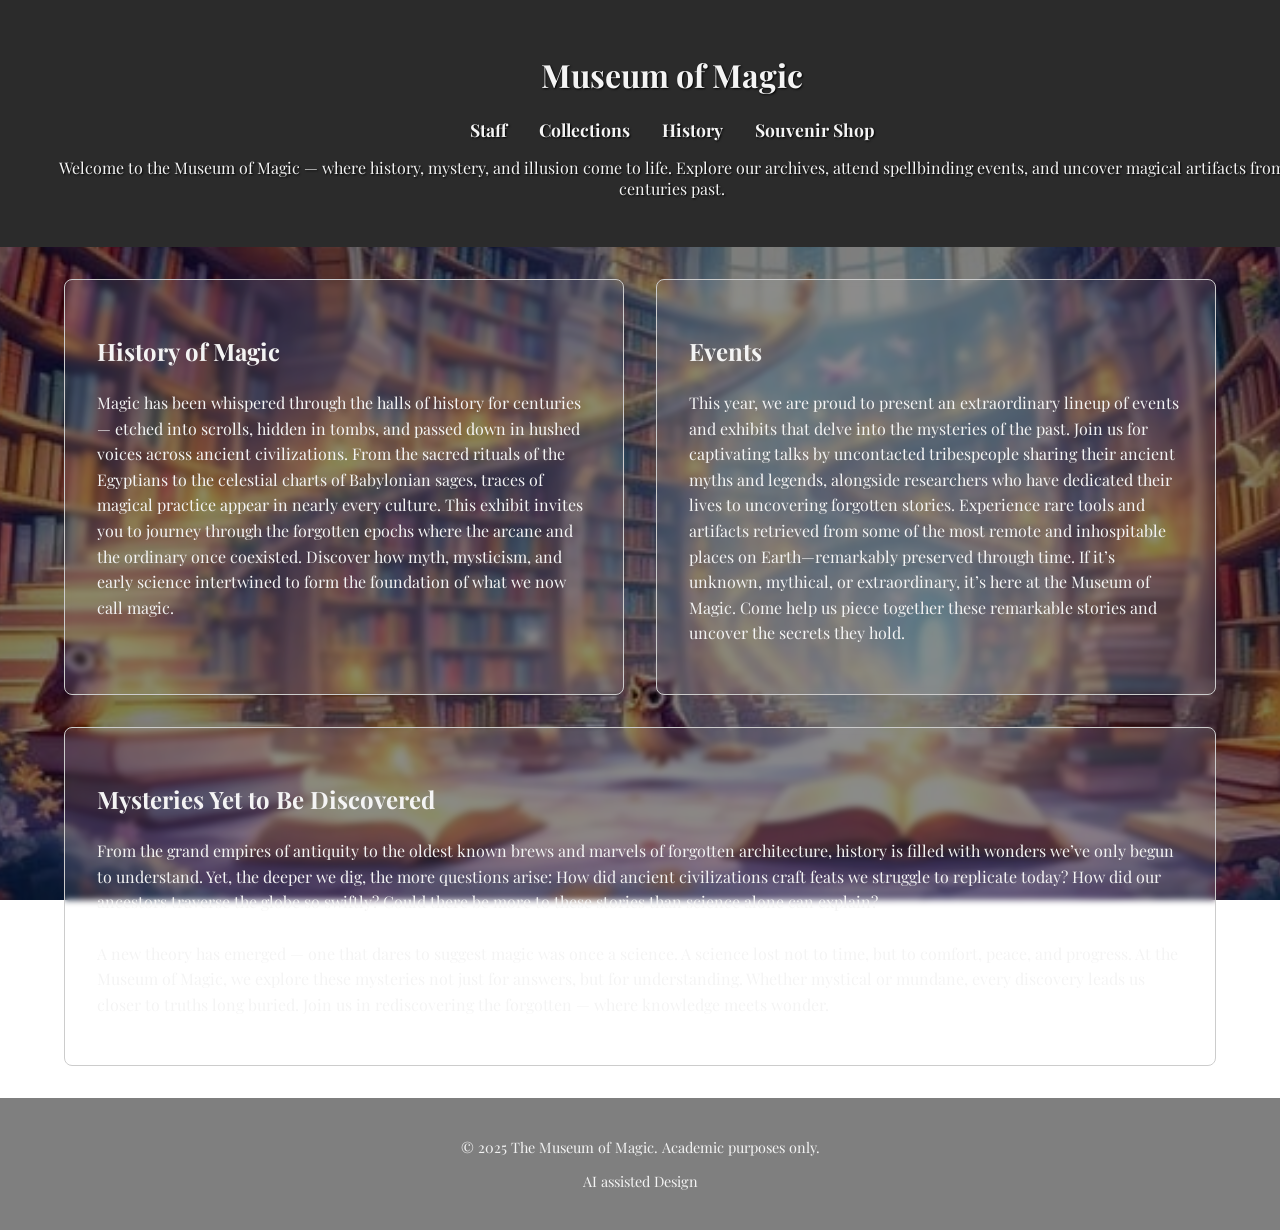
<file: index.html>
<!DOCTYPE html>
<html lang="en">
<head>
  <meta charset="UTF-8" />
  <meta name="viewport" content="width=device-width, initial-scale=1.0" />
  <meta name="author" content="Trevor Parker" />
  <meta name="description" content="Welcome to the official website of the Museum of Magic. Discover exhibitions, collections, events, and more." />
  <meta name="robots" content="noindex, nofollow" />
  <title>Museum of Magic</title>
  <link href="https://fonts.googleapis.com/css2?family=Playfair+Display&display=swap" rel="stylesheet" />
  <link rel="stylesheet" href="css-folder/index-style.css" />
</head>
<body>
  <header>
    <h1>Museum of Magic</h1>
    <div class="header-container">
      <nav class="main-nav">
        <ul>
          <li><a href="html-folder/staff.html">Staff</a></li>
          <li><a href="html-folder/collections.html">Collections</a></li>
          <li><a href="html-folder/history.html">History</a></li> 
          <li><a href="html-folder/shop.html">Souvenir Shop</a></li> 
        </ul>
      </nav>
    </div>

    <section class="intro">
      <p>
        Welcome to the Museum of Magic — where history, mystery, and illusion come to life.
        Explore our archives, attend spellbinding events, and uncover magical artifacts from centuries past.
      </p>
    </section>
  </header>

  <main class="options-row">
    <div class="option">
      <h2>History of Magic</h2>
      <p>
        Magic has been whispered through the halls of history for centuries — etched into scrolls, hidden in tombs, and passed down in hushed voices across ancient civilizations. From the sacred rituals of the Egyptians to the celestial charts of Babylonian sages, traces of magical practice appear in nearly every culture. This exhibit invites you to journey through the forgotten epochs where the arcane and the ordinary once coexisted. Discover how myth, mysticism, and early science intertwined to form the foundation of what we now call magic.
      </p>
    </div>

    <div class="option">
      <h2>Events</h2>
        <p>
          This year, we are proud to present an extraordinary lineup of events and exhibits that delve into the mysteries of the past. Join us for captivating talks by uncontacted tribespeople sharing their ancient myths and legends, alongside researchers who have dedicated their lives to uncovering forgotten stories. Experience rare tools and artifacts retrieved from some of the most remote and inhospitable places on Earth—remarkably preserved through time. If it’s unknown, mythical, or extraordinary, it’s here at the Museum of Magic. Come help us piece together these remarkable stories and uncover the secrets they hold.
        </p>
    </div>

    <div class="option">
      <h2>Mysteries Yet to Be Discovered</h2>
      <p>
        From the grand empires of antiquity to the oldest known brews and marvels of forgotten architecture, history is filled with wonders we’ve only begun to understand. Yet, the deeper we dig, the more questions arise: How did ancient civilizations craft feats we struggle to replicate today? How did our ancestors traverse the globe so swiftly? Could there be more to these stories than science alone can explain?
        <br /><br />
        A new theory has emerged — one that dares to suggest magic was once a science. A science lost not to time, but to comfort, peace, and progress. At the Museum of Magic, we explore these mysteries not just for answers, but for understanding. Whether mystical or mundane, every discovery leads us closer to truths long buried. Join us in rediscovering the forgotten — where knowledge meets wonder.
      </p>
    </div>
  </main>

  <footer>
    <p>&copy; 2025 The Museum of Magic. Academic purposes only.</p>
    <p>AI assisted Design</p>
  </footer>
</body>
</html>
</file>
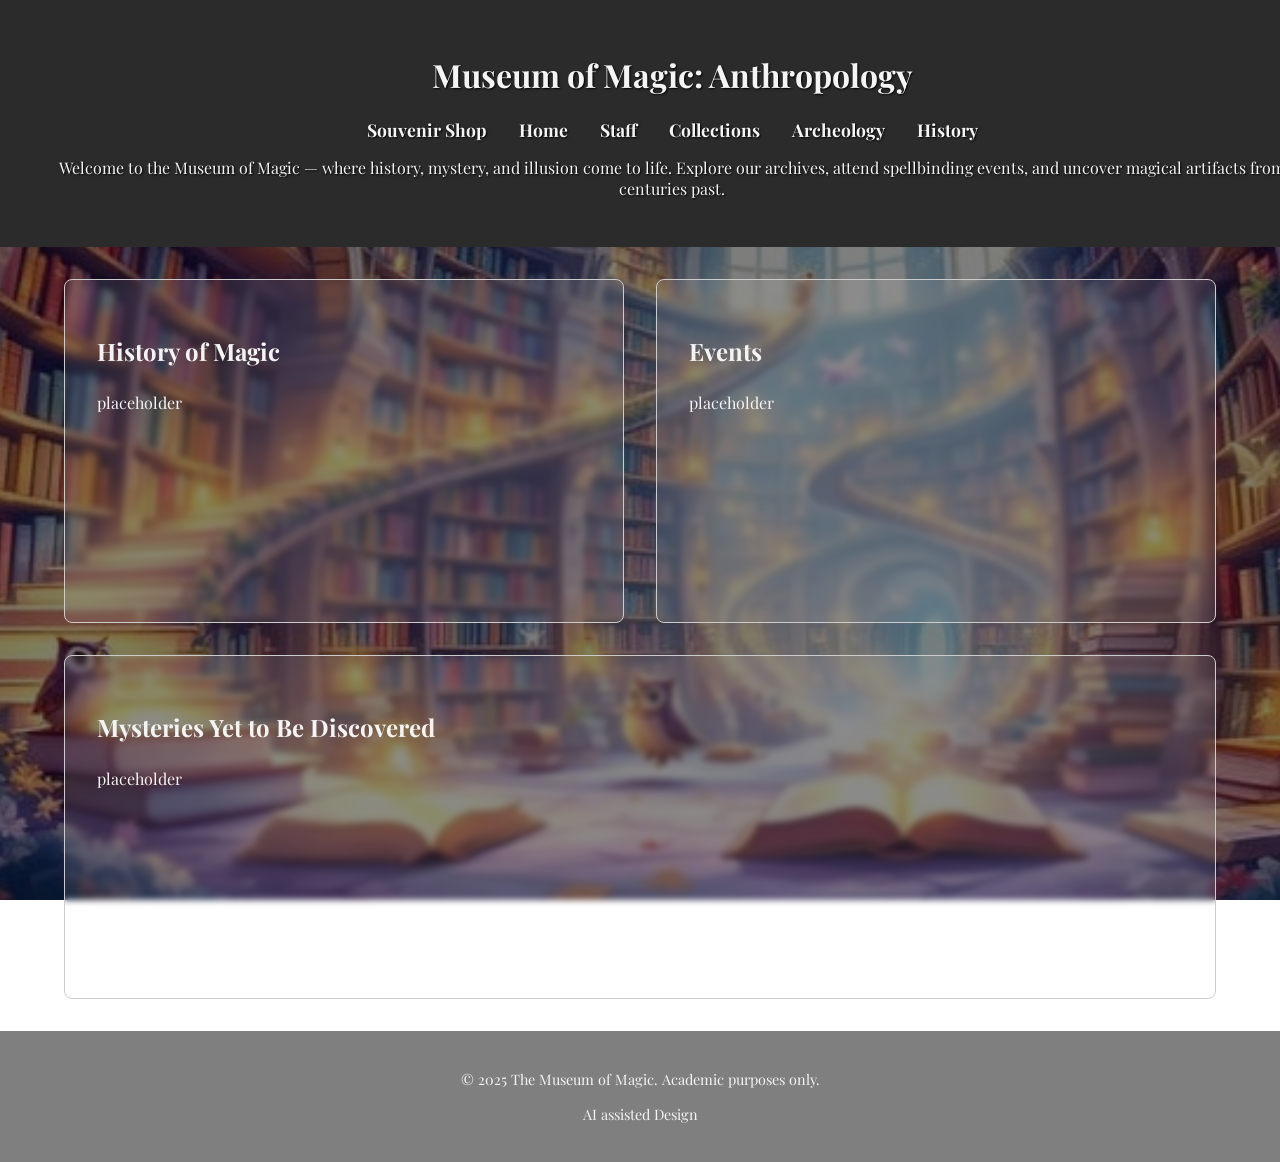
<file: html-folder/anthropology.html>
<!DOCTYPE html>
<html lang="en">
<head>
  <meta charset="UTF-8" />
  <meta name="viewport" content="width=device-width, initial-scale=1.0" />
  <meta name="author" content="Trevor Parker" />
  <meta name="description" content="Welcome to the official website of the Museum of Magic. Discover exhibitions, collections, events, and more." />
  <meta name="robots" content="noindex, nofollow" />
  <title>Museum of Magic: Anthropoplgy</title>
  <link href="https://fonts.googleapis.com/css2?family=Playfair+Display&display=swap" rel="stylesheet" />
  <link rel="stylesheet" href="../css-folder/index-style.css" />
</head>
<body>
  <header>
    <h1>Museum of Magic: Anthropology</h1>
    <div class="header-container">
      <nav class="main-nav">
        <ul>
          <li><a href="shop.html">Souvenir Shop</a></li> 
          <li><a href="../index.html">Home</a></li>
          <li><a href="staff.html">Staff</a></li>
          <li><a href="collections.html">Collections</a></li>
          <li><a href="archaeology.html">Archeology</a></li>
          <li><a href="history.html">History</a></li>
        </ul>
      </nav>
    </div>

    <section class="intro">
      <p>
        Welcome to the Museum of Magic — where history, mystery, and illusion come to life.
        Explore our archives, attend spellbinding events, and uncover magical artifacts from centuries past.
      </p>
    </section>
  </header>

  <main class="options-row">
    <div class="option">
      <h2>History of Magic</h2>
      <p>placeholder</p>
    </div>

    <div class="option">
      <h2>Events</h2>
      <p>placeholder</p>
    </div>

    <div class="option">
      <h2>Mysteries Yet to Be Discovered</h2>
      <p>placeholder</p>
    </div>
  </main>

  <footer>
    <p>&copy; 2025 The Museum of Magic. Academic purposes only.</p>
    <p>AI assisted Design</p>
  </footer>
</body>
</html>
</file>
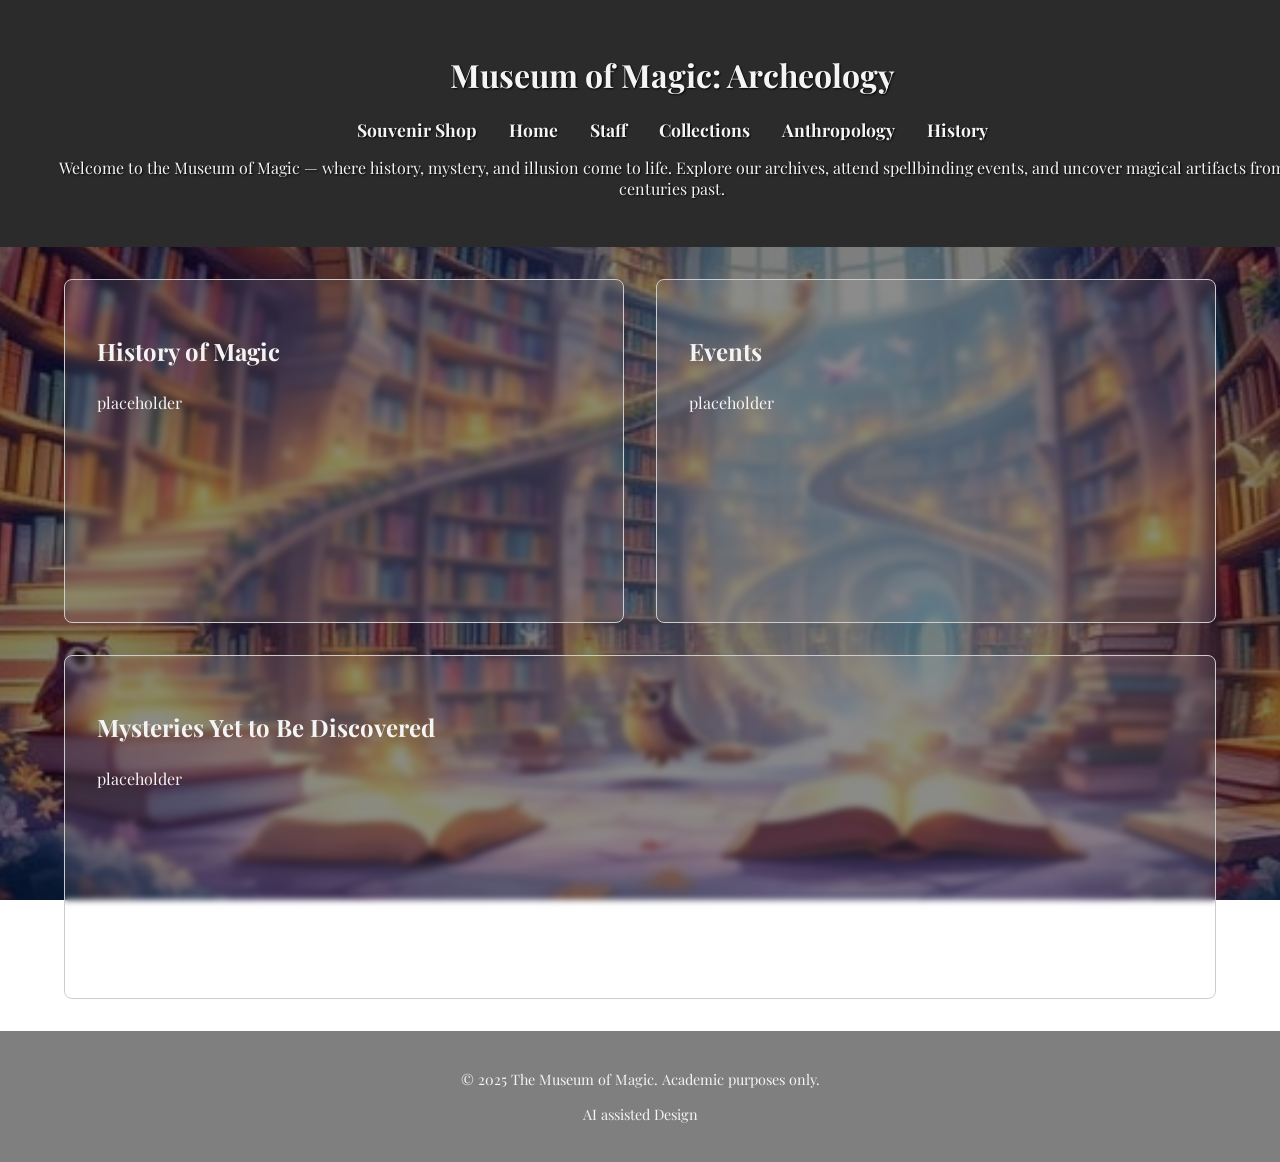
<file: html-folder/archaeology.html>
<!DOCTYPE html>
<html lang="en">
<head>
  <meta charset="UTF-8" />
  <meta name="viewport" content="width=device-width, initial-scale=1.0" />
  <meta name="author" content="Trevor Parker" />
  <meta name="description" content="Welcome to the official website of the Museum of Magic. Discover exhibitions, collections, events, and more." />
  <meta name="robots" content="noindex, nofollow" />
  <title>Museum of Magic: Archeology</title>
  <link href="https://fonts.googleapis.com/css2?family=Playfair+Display&display=swap" rel="stylesheet" />
  <link rel="stylesheet" href="../css-folder/index-style.css" />
</head>
<body>
  <header>
    <h1>Museum of Magic: Archeology</h1>
    <div class="header-container">
      <nav class="main-nav">
        <ul>
          <li><a href="shop.html">Souvenir Shop</a></li> 
          <li><a href="../index.html">Home</a></li>
          <li><a href="staff.html">Staff</a></li>
          <li><a href="collections.html">Collections</a></li>
          <li><a href="anthropology.html">Anthropology</a></li>
          <li><a href="history.html">History</a></li>
        </ul>
      </nav>
    </div>

    <section class="intro">
      <p>
        Welcome to the Museum of Magic — where history, mystery, and illusion come to life.
        Explore our archives, attend spellbinding events, and uncover magical artifacts from centuries past.
      </p>
    </section>
  </header>

  <main class="options-row">
    <div class="option">
      <h2>History of Magic</h2>
      <p>placeholder</p>
    </div>

    <div class="option">
      <h2>Events</h2>
      <p>placeholder</p>
    </div>

    <div class="option">
      <h2>Mysteries Yet to Be Discovered</h2>
      <p>placeholder</p>
    </div>
  </main>

  <footer>
    <p>&copy; 2025 The Museum of Magic. Academic purposes only.</p>
    <p>AI assisted Design</p>
  </footer>
</body>
</html>
</file>
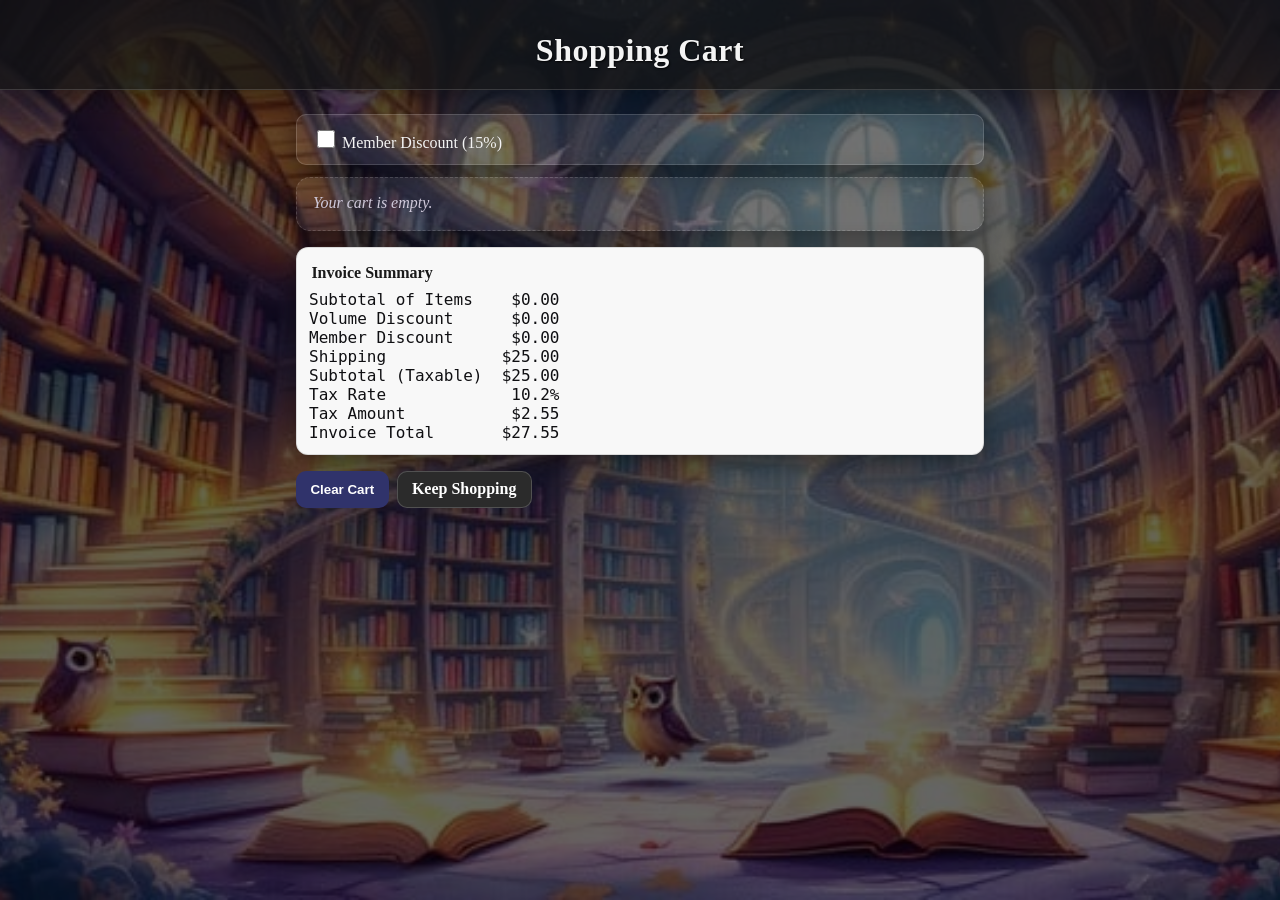
<file: html-folder/cart.html>
<!DOCTYPE html>
<html lang="en">
<head>
  <meta charset="utf-8">
  <meta name="robots" content="noindex, nofollow">
  <meta name="viewport" content="width=device-width, initial-scale=1">
  <link rel="stylesheet" href="../css-folder/cart-style.css">
  <title>Museum Cart</title>
  <style>
    /* minimal on-page styles for clarity; move to your CSS later if you want */
    main { max-width: 720px; margin: 0 auto; padding: 16px; }
    .controls { margin: 8px 0 12px; }
    .empty { padding: 12px; border: 1px dashed #666; font-style: italic; }
    pre#summary { background: #f8f8f8; padding: 12px; font-family: ui-monospace, SFMono-Regular, Menlo, Consolas, monospace; }
    .actions { margin-top: 12px; display: flex; gap: 8px; }
    .line { display:flex; align-items:center; gap:10px; padding:6px 0; }
    .line-text { flex:1; }
    .line-amount { width: 160px; text-align: right; font-family: ui-monospace, SFMono-Regular, Menlo, Consolas, monospace; }
  </style>
</head>
<body>
  <header>
    <h1>Shopping Cart</h1>
  </header>

  <main>
    <!-- NEW CONTROLS (Cart page only) -->
    <div class="controls">
      <label><input type="checkbox" id="memberToggle"> Member Discount (15%)</label>
    </div>

    <!-- STATES & OUTPUT AREAS -->
    <div id="emptyMsg" class="empty" hidden>Your cart is empty.</div>
    <div id="items" hidden></div>
    <pre id="summary" hidden></pre>

    <!-- BASIC ACTIONS -->
    <div class="actions">
      <button id="clearBtn">Clear Cart</button>
      <a href="shop.html">Keep Shopping</a>
    </div>
  </main>

  <script>
  /* =================== PIPE FROM shop.html (leave as-is) =================== */
  const CART_KEY = 'museumCartV1'; // MUST match shop.html

  function readCart(){
    try { return JSON.parse(localStorage.getItem(CART_KEY)) || []; }
    catch { return []; }
  }
  function writeCart(cart){
    localStorage.setItem(CART_KEY, JSON.stringify(cart));
  }
  /* ================= END PIPE ============================================= */

  /* ====================== UTILITIES & CONSTANTS =========================== */
  // Currency with parentheses for negatives
  function money(n){
    const sign = n < 0 ? -1 : 1;
    const s = '$' + Math.abs(n).toFixed(2);
    return sign < 0 ? '('+s+')' : s;
  }

  // Spec constants
  const TAX_RATE = 0.102;
  const MEMBER_DISCOUNT_RATE = 0.15;
  const SHIPPING_RATE = 25.00;
  const VOLUME_TIERS = [
    [0.00, 49.99, 0.00],
    [50.00, 99.99, 0.05],
    [100.00, 199.99, 0.10],
    [200.00, Infinity, 0.15]
  ];

  // Return the volume discount rate given an item total
  function volumeRate(total){
    for (const [min,max,rate] of VOLUME_TIERS){
      if (total >= min && total <= max) return rate;
    }
    return 0;
  }

  // Remove a line item entirely (qty=0 => drop row)
  function removeItem(id){
    const next = readCart().filter(it => it.id !== id);
    writeCart(next);
    render();
  }

  // Clear cart = initial state (cart empty, member unchecked)
  function clearCart(){
    writeCart([]);
    document.getElementById('memberToggle').checked = false;
    render();
  }
  /* ================== END UTILITIES & CONSTANTS =========================== */

  /* ====================== STUDENT WORK STARTS HERE ========================= */
  function render(){
    const itemsDiv   = document.getElementById('items');
    const summaryPre = document.getElementById('summary');
    const emptyMsg   = document.getElementById('emptyMsg');
    const isMember   = document.getElementById('memberToggle').checked;

    // 1) Load & filter
    let cart = readCart().filter(it => it && it.qty > 0 && it.unitPrice > 0);
    if (cart.length !== readCart().length) writeCart(cart);

    // helper nested inside render to keep a single external function
    function writeSummary(itemTotal, volDisc, memDisc){
      const taxable = itemTotal - volDisc - memDisc + SHIPPING_RATE;
      const taxAmt  = taxable * TAX_RATE;

      const rows = [
        ['Subtotal of Items',  money(itemTotal)],
        ['Volume Discount',    money(-volDisc)],
        ['Member Discount',    money(-memDisc)],
        ['Shipping',           money(SHIPPING_RATE)],
        ['Subtotal (Taxable)', money(taxable)],
        ['Tax Rate',           (TAX_RATE * 100).toFixed(1) + '%'],
        ['Tax Amount',         money(taxAmt)],
        ['Invoice Total',      money(taxable + taxAmt)]
      ];

      let amountWidth = 0, labelWidth = 0;
      for (const [label, amt] of rows){
        amountWidth = Math.max(amountWidth, amt.length);
        labelWidth  = Math.max(labelWidth,  label.length);
      }
      let out = '';
      for (const [label, amt] of rows){
        out += label.padEnd(labelWidth) + '  ' + amt.padStart(amountWidth) + '\n';
      }
      summaryPre.textContent = out;
      summaryPre.hidden = false;
    }

    // 2) Empty cart
    if (cart.length === 0){
      emptyMsg.hidden = false;
      itemsDiv.hidden = true;
      writeSummary(0, 0, 0);
      return;
    }

    // 3) Items list (text lines + Remove)
    itemsDiv.innerHTML = '';
    for (const it of cart){
      const line = document.createElement('div');
      line.className = 'line';

      const left = document.createElement('span');
      left.className = 'line-text';
      left.textContent = `${it.qty} × ${it.name}`;

      const amount = document.createElement('span');
      amount.className = 'line-amount';
      amount.textContent = money(it.unitPrice * it.qty);

      const btn = document.createElement('button');
      btn.type = 'button';
      btn.textContent = 'Remove';
      btn.addEventListener('click', () => removeItem(it.id));

      line.appendChild(left);
      line.appendChild(amount);
      line.appendChild(btn);
      itemsDiv.appendChild(line);
    }
    itemsDiv.hidden = false;
    emptyMsg.hidden = true;

    // 4) Math — single-discount rule
    const itemTotal = cart.reduce((s, it) => s + it.unitPrice * it.qty, 0);
    const vRate     = volumeRate(itemTotal);
    const memberPossible = isMember;
    const volumePossible = vRate > 0;

    let applyMember = false;
    let applyVolume = false;

    if (memberPossible && volumePossible){
      const resp = (prompt(
        `Only one discount may be applied.\nType 'M' for Member (15%) or 'V' for Volume (${Math.round(vRate*100)}%).`
      ) || '').trim().toUpperCase();
      if (resp === 'M') applyMember = true;
      else if (resp === 'V') applyVolume = true;
      else applyVolume = true; // default if invalid
    } else if (memberPossible){
      applyMember = true;
    } else if (volumePossible){
      applyVolume = true;
    }

    const volDisc = applyVolume ? itemTotal * vRate : 0;
    const memDisc = applyMember ? itemTotal * MEMBER_DISCOUNT_RATE : 0;

    // 5) Single summary block
    writeSummary(itemTotal, volDisc, memDisc);
  }
  /* ======================= STUDENT WORK ENDS HERE ========================= */

  // Events → re-render
  document.getElementById('memberToggle').addEventListener('change', render);
  document.getElementById('clearBtn').addEventListener('click', clearCart);

  // First paint
  render();
  </script>
</body>
</html>
</file>
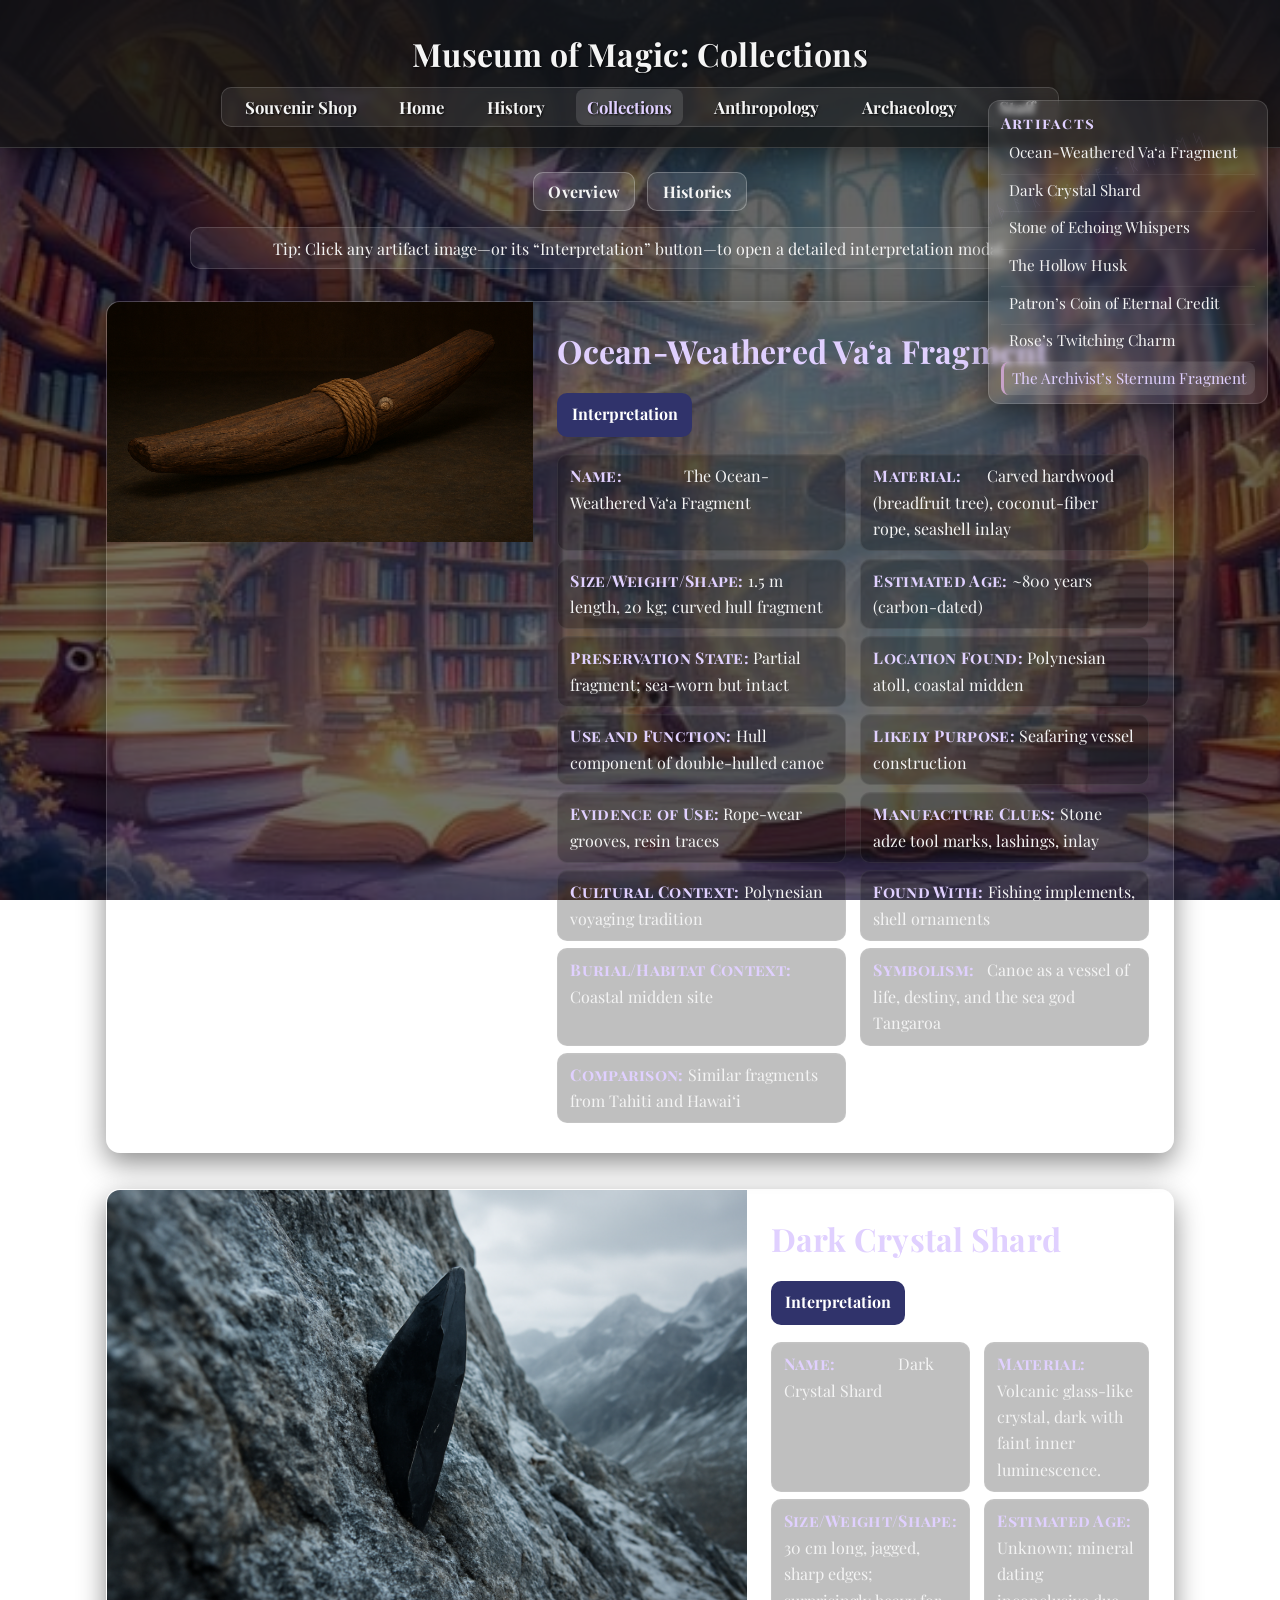
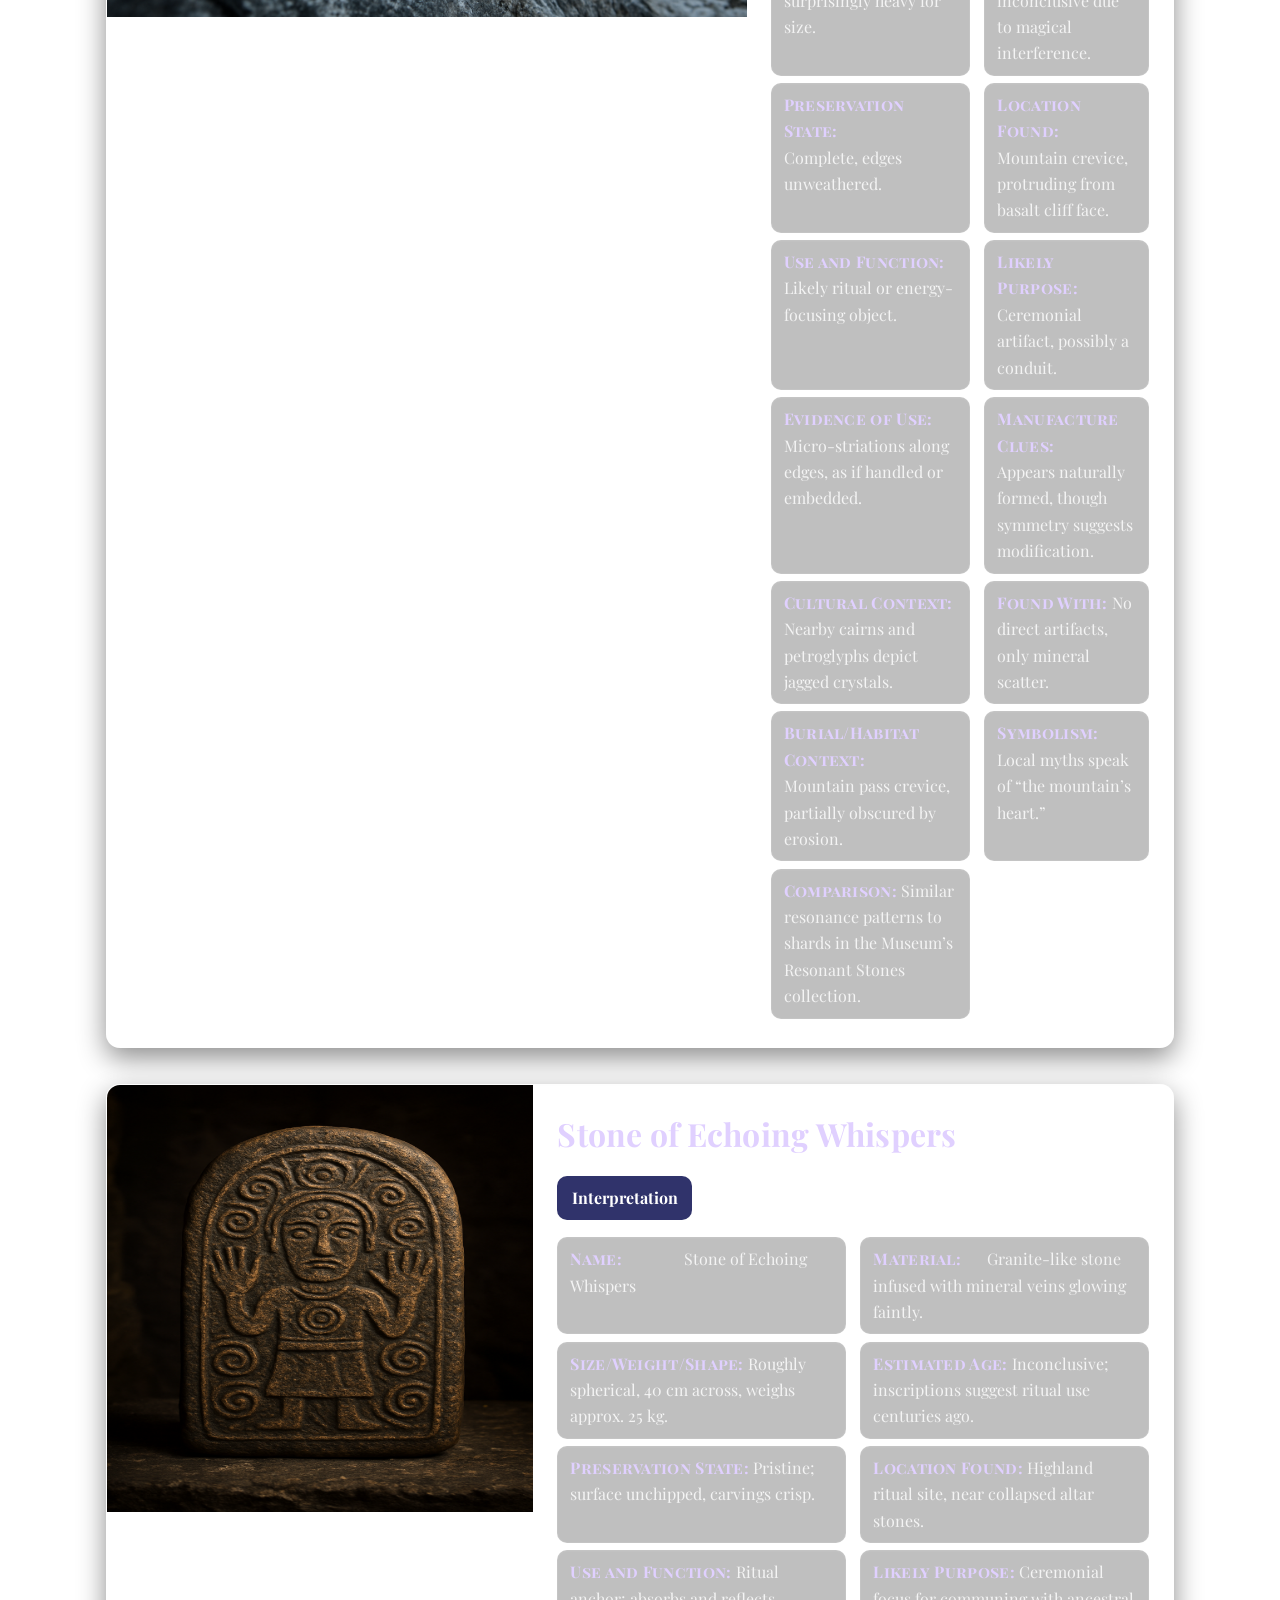
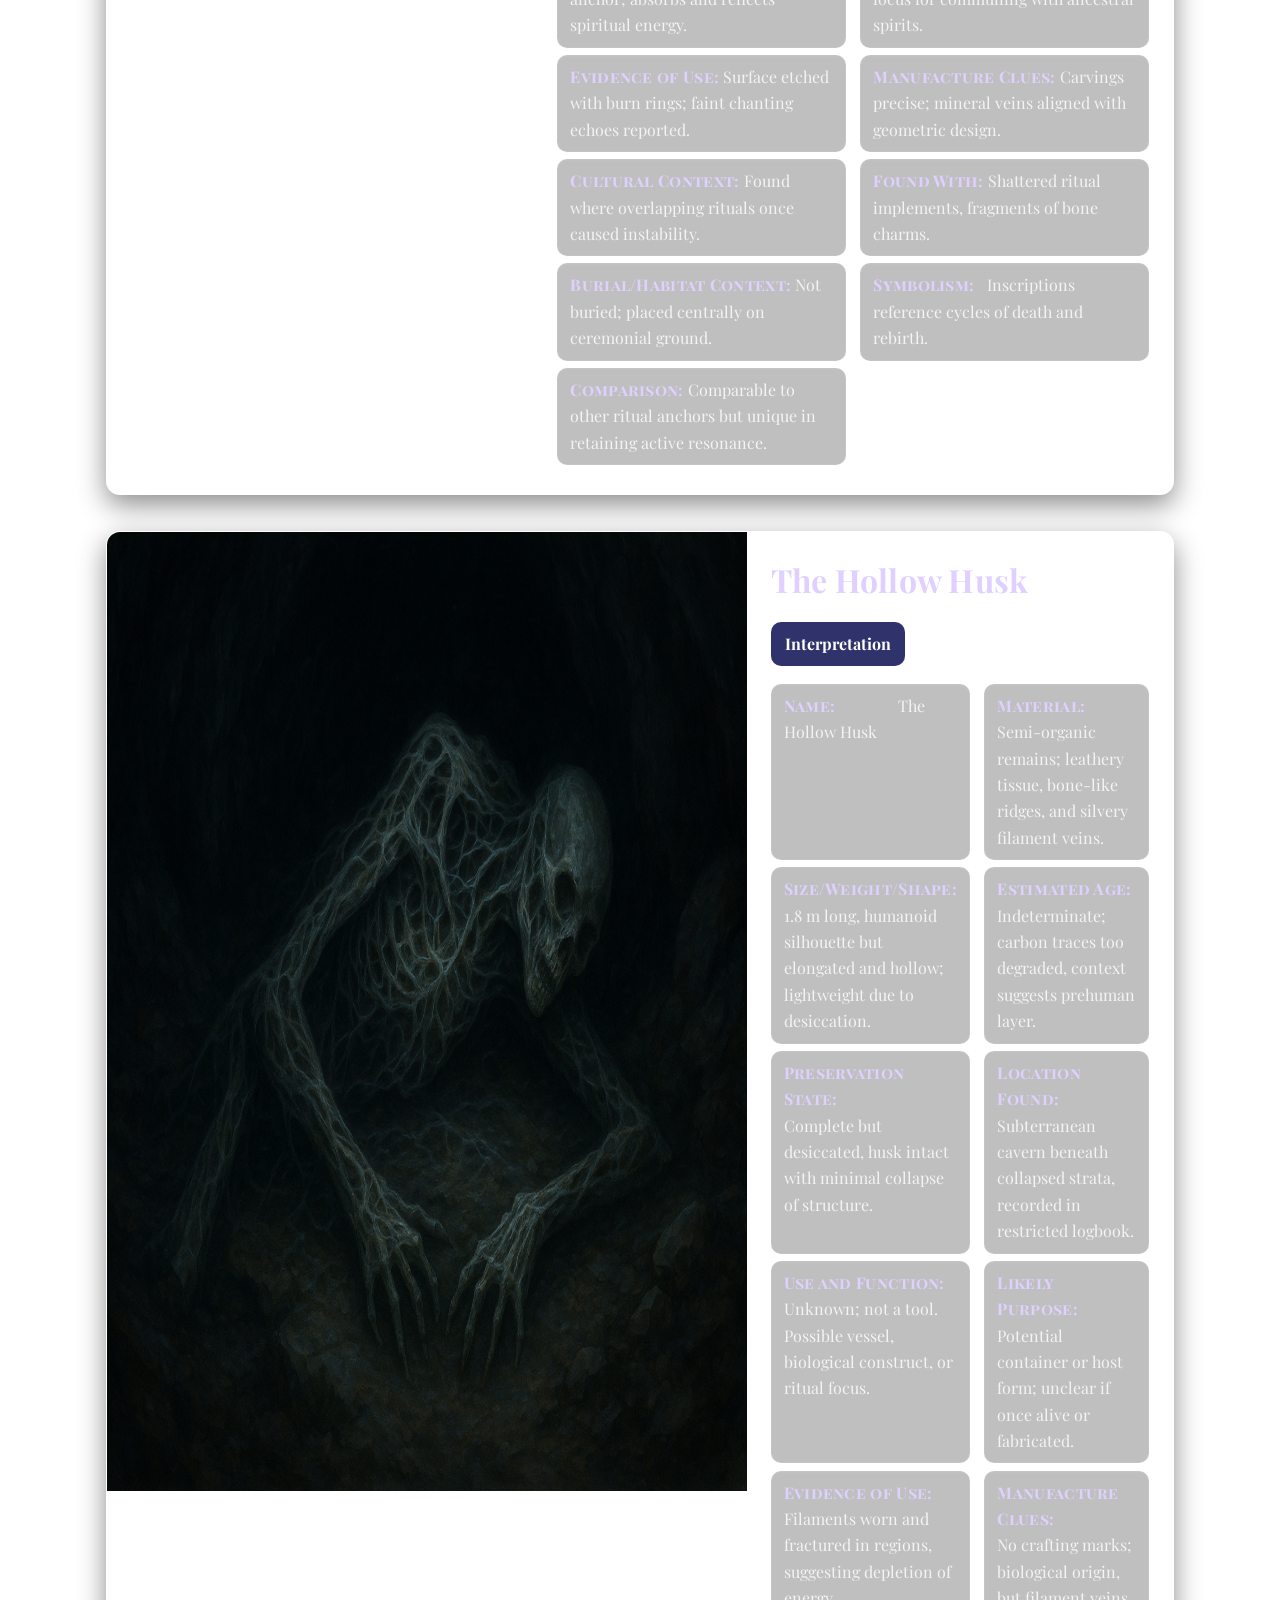
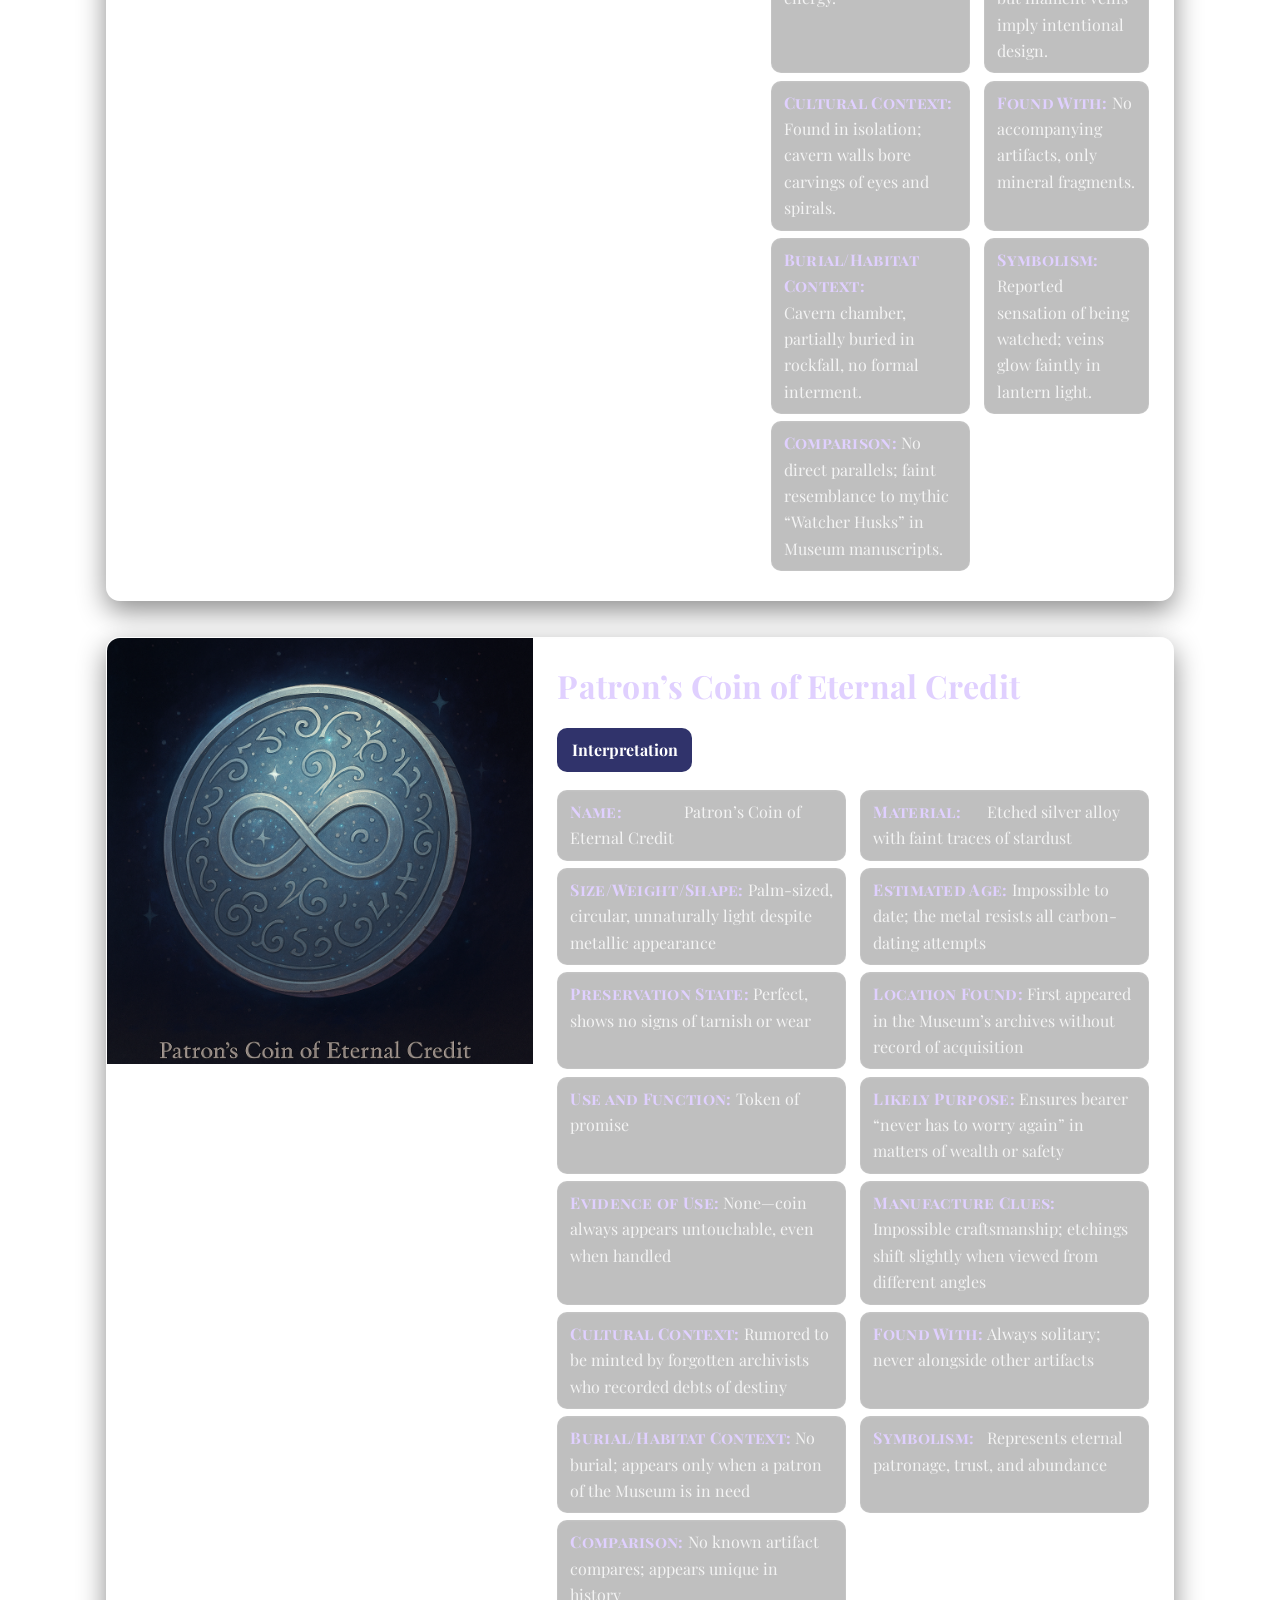
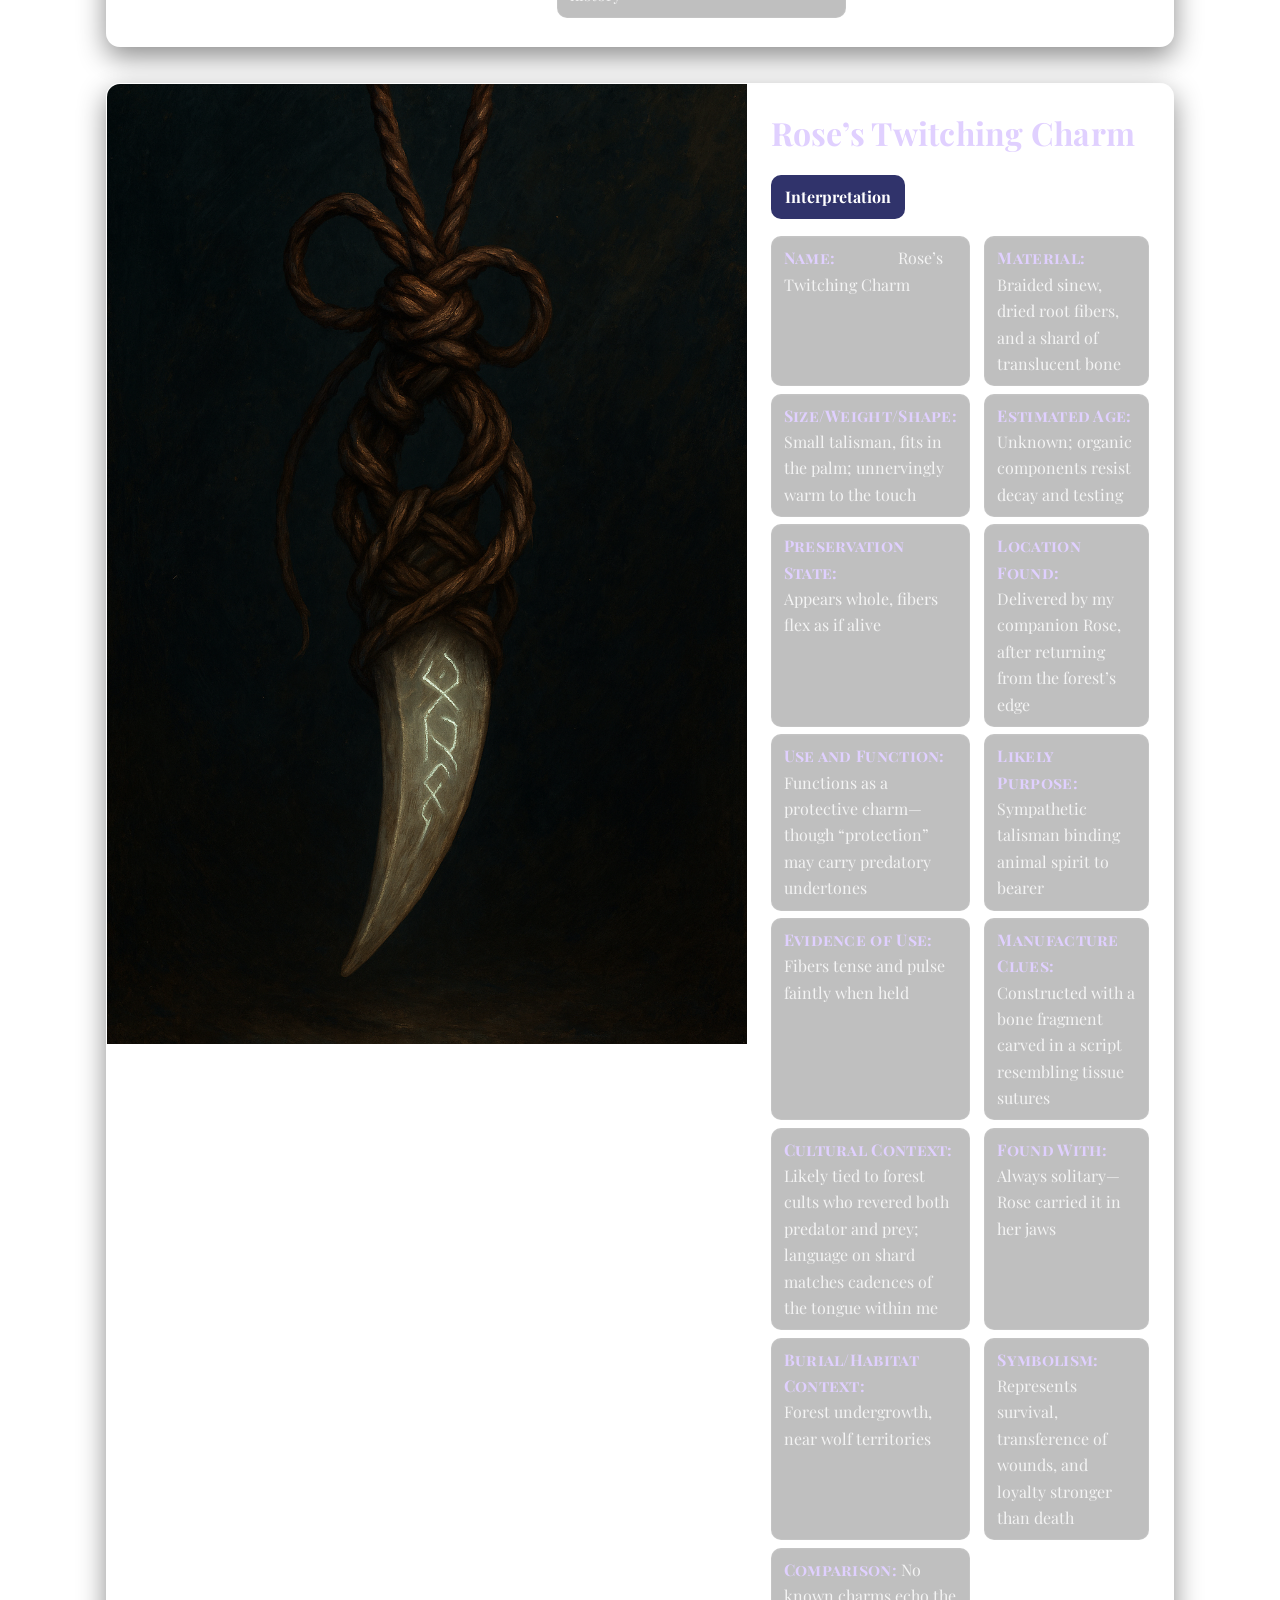
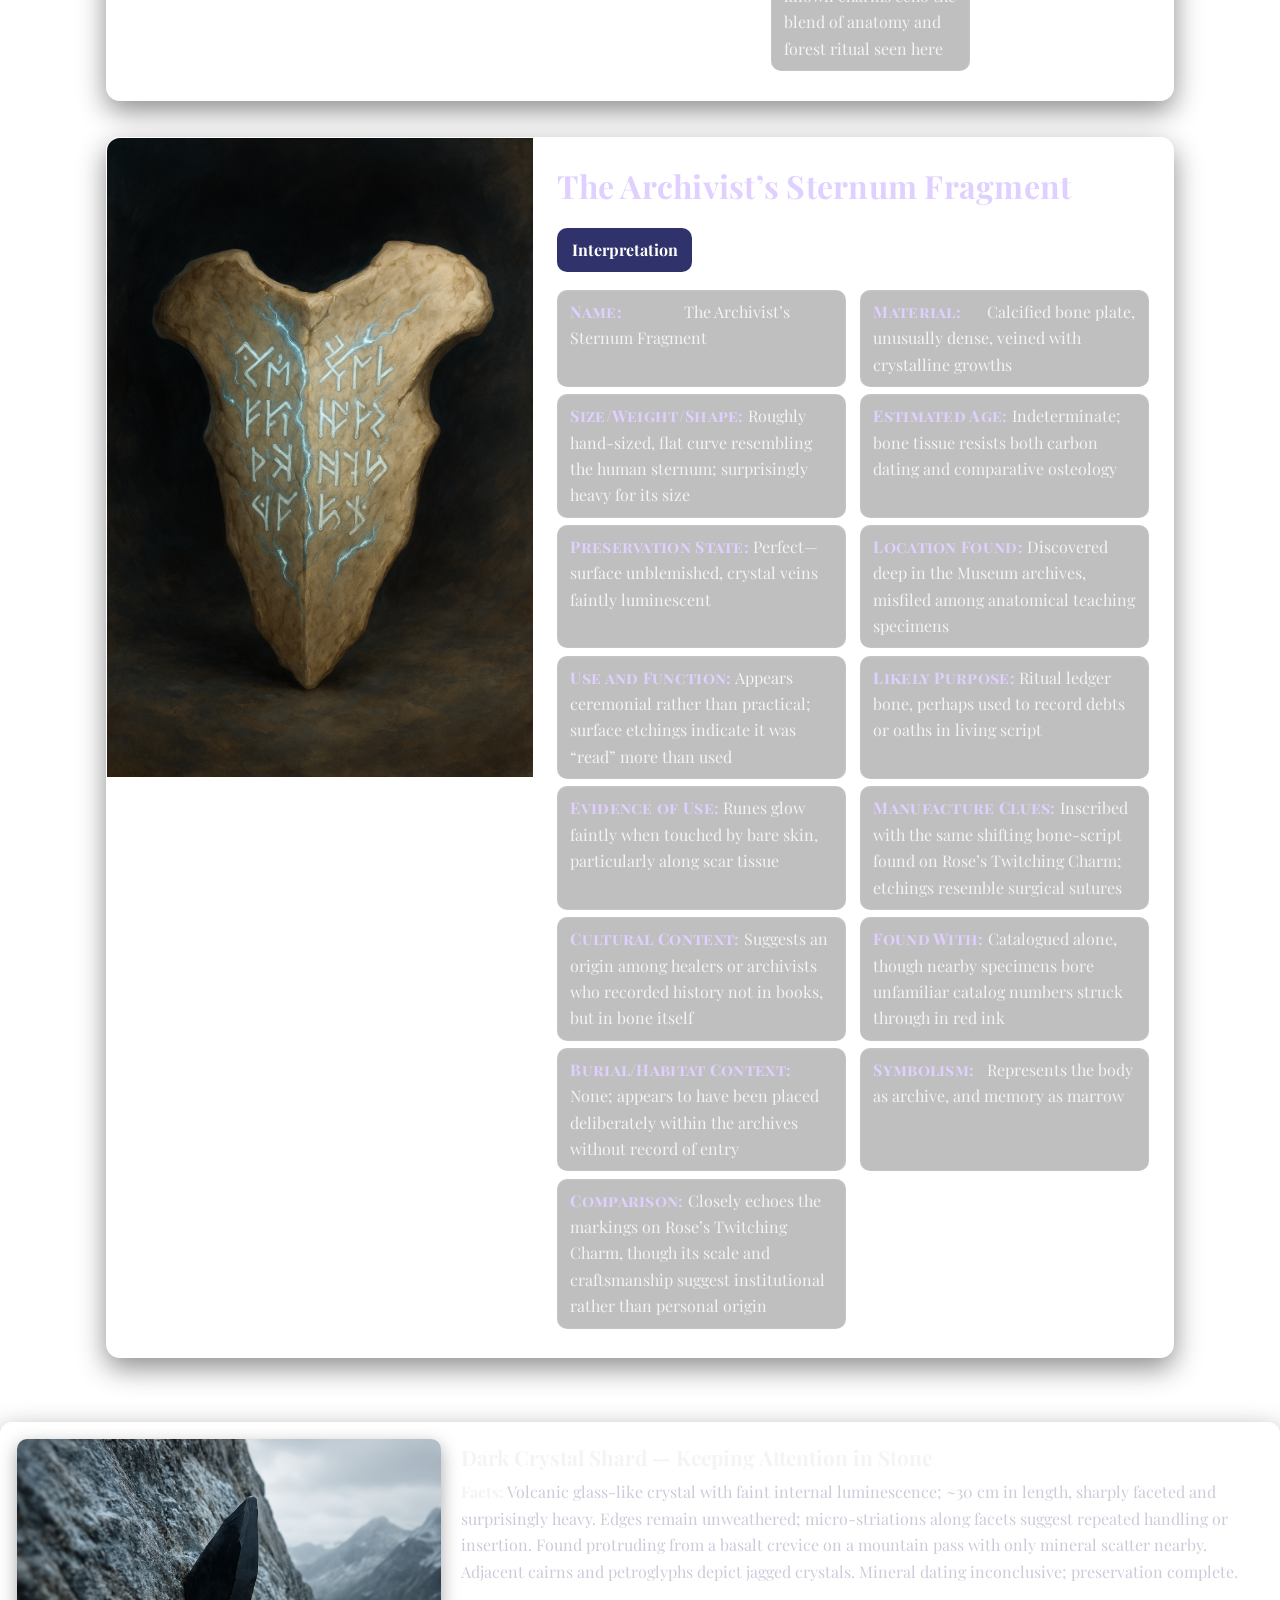
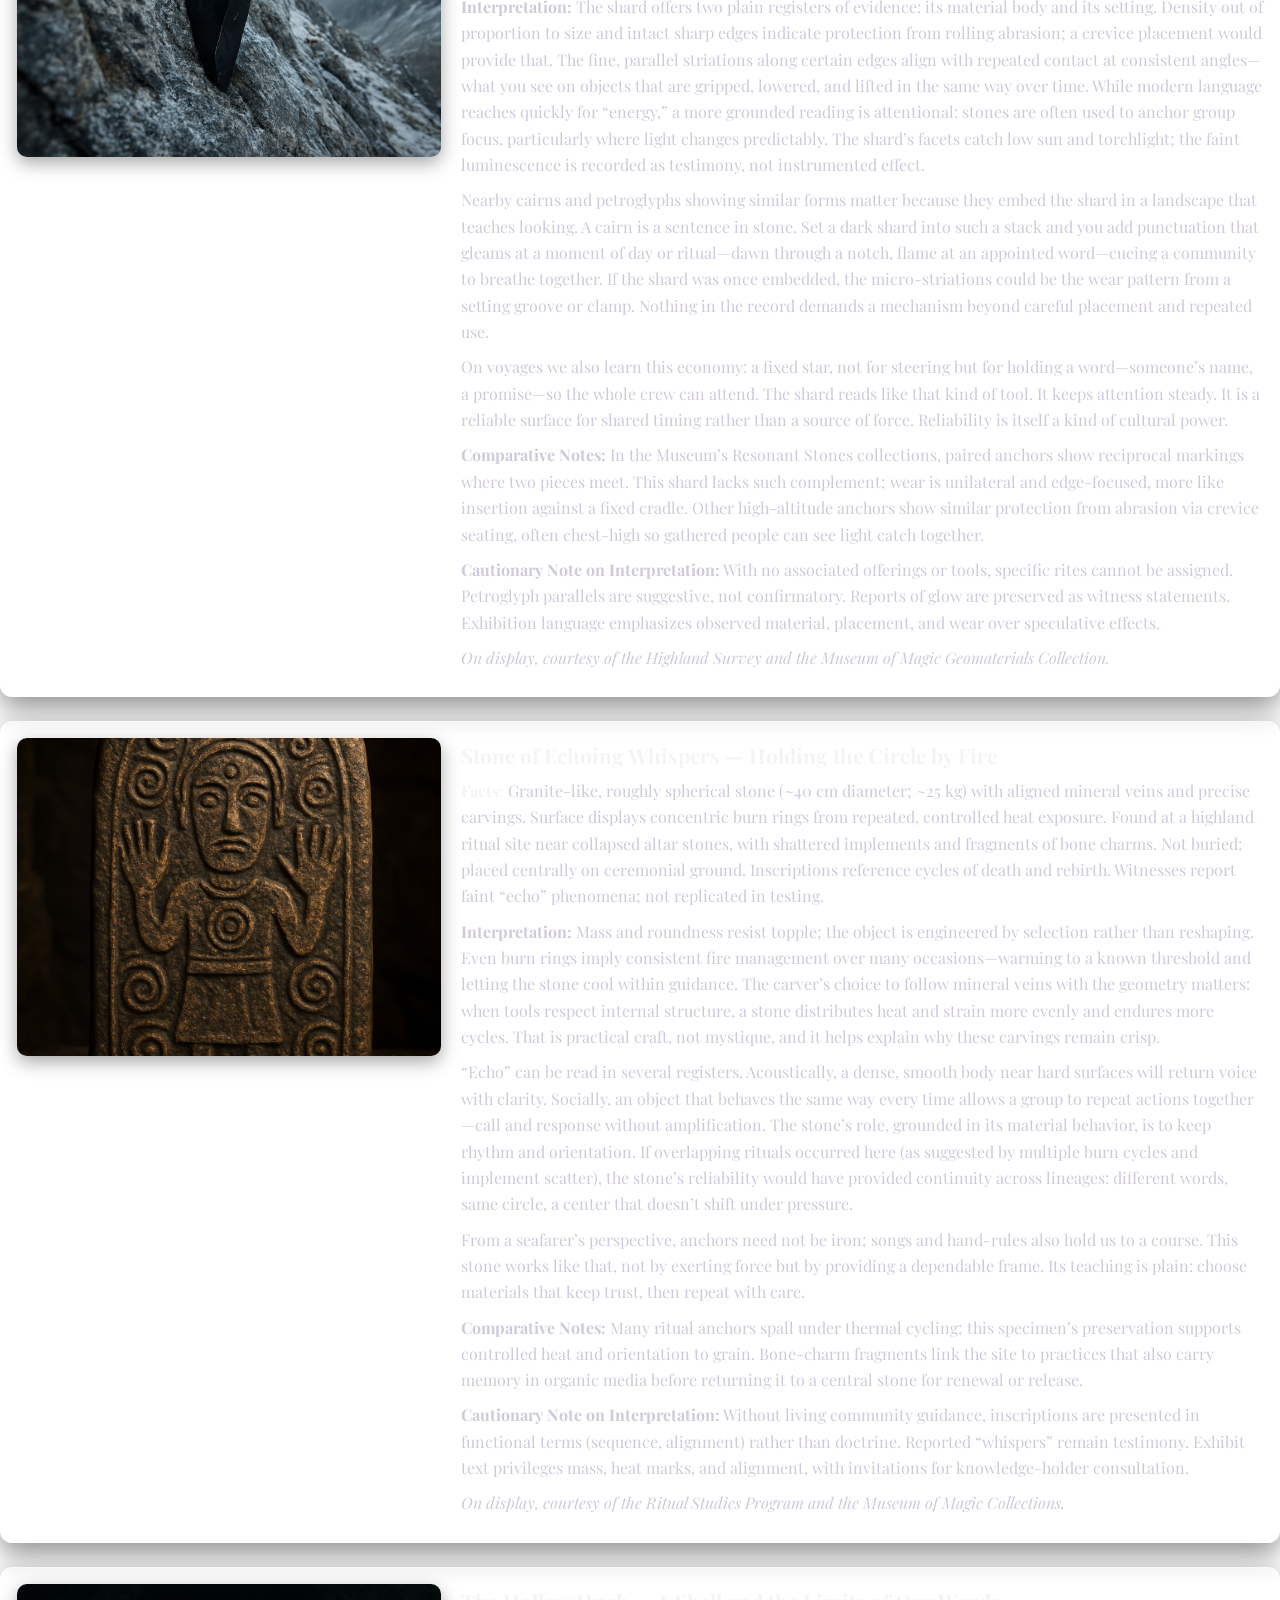
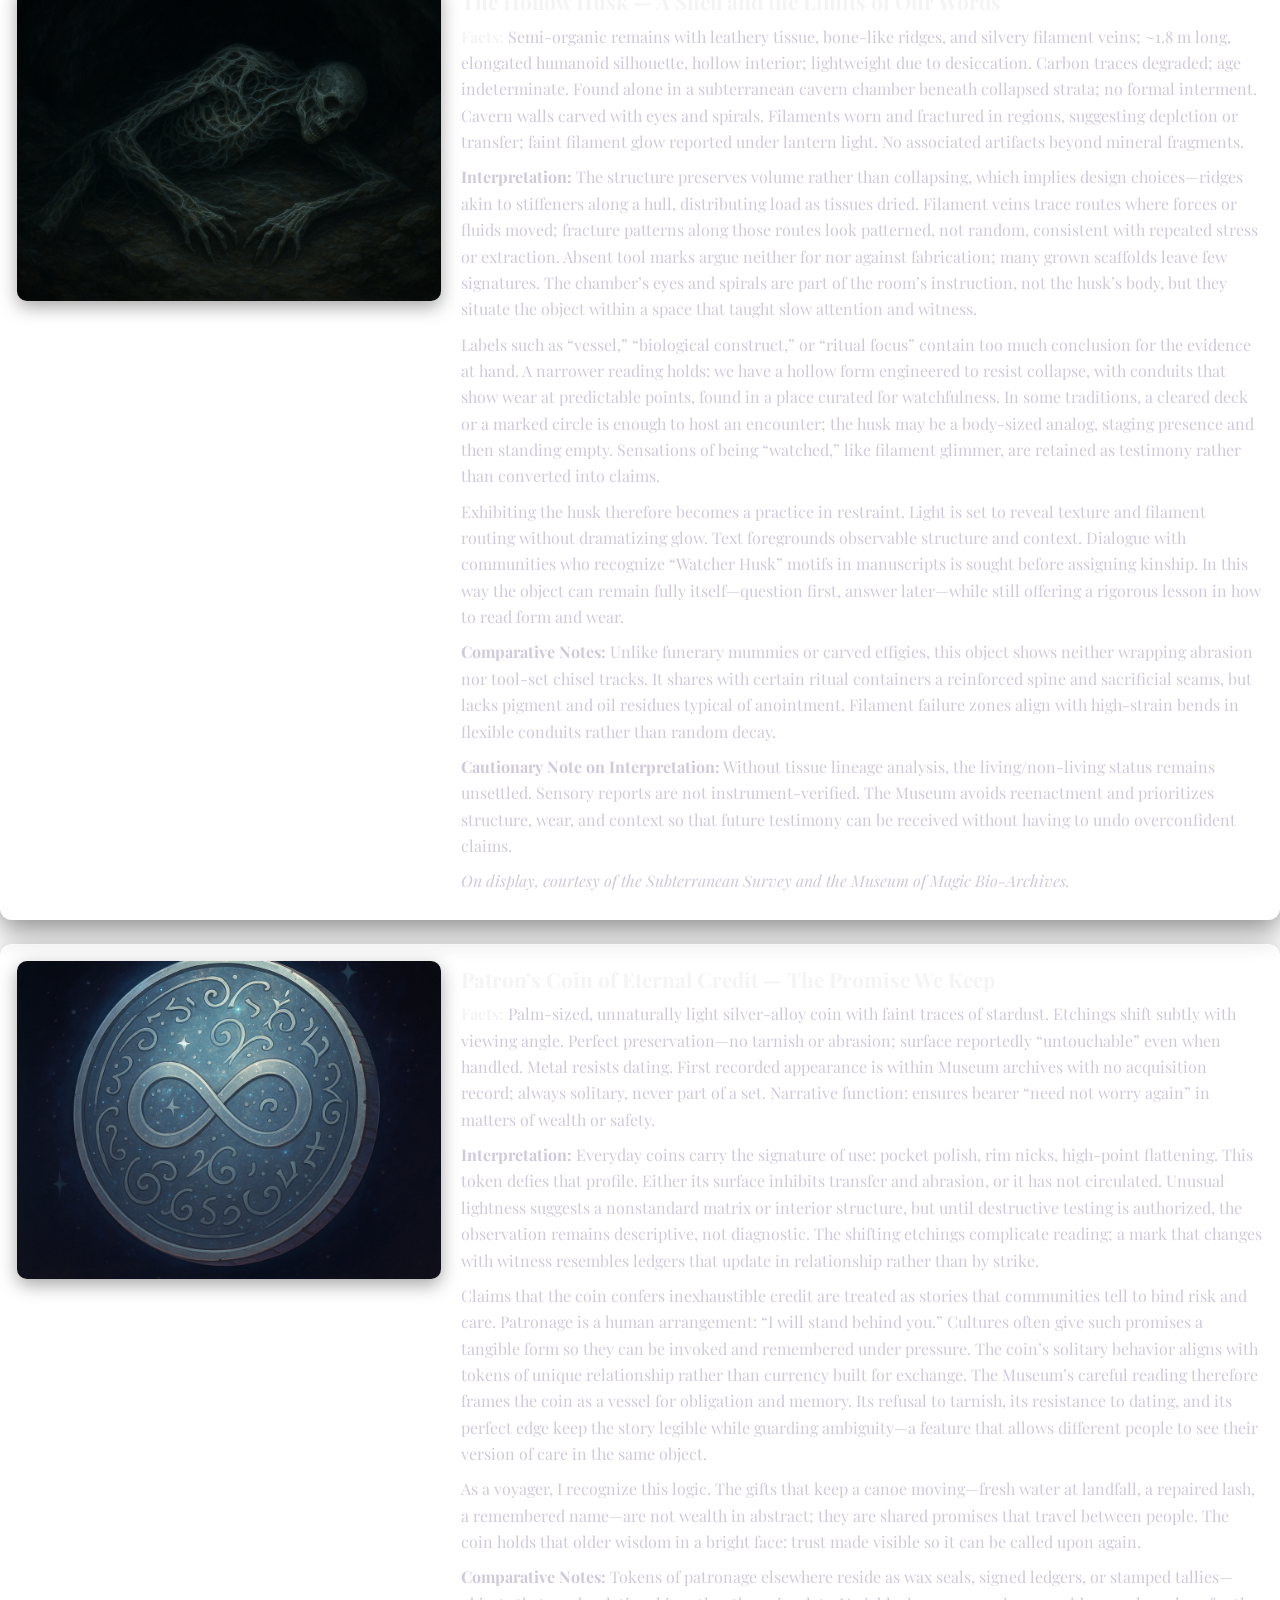
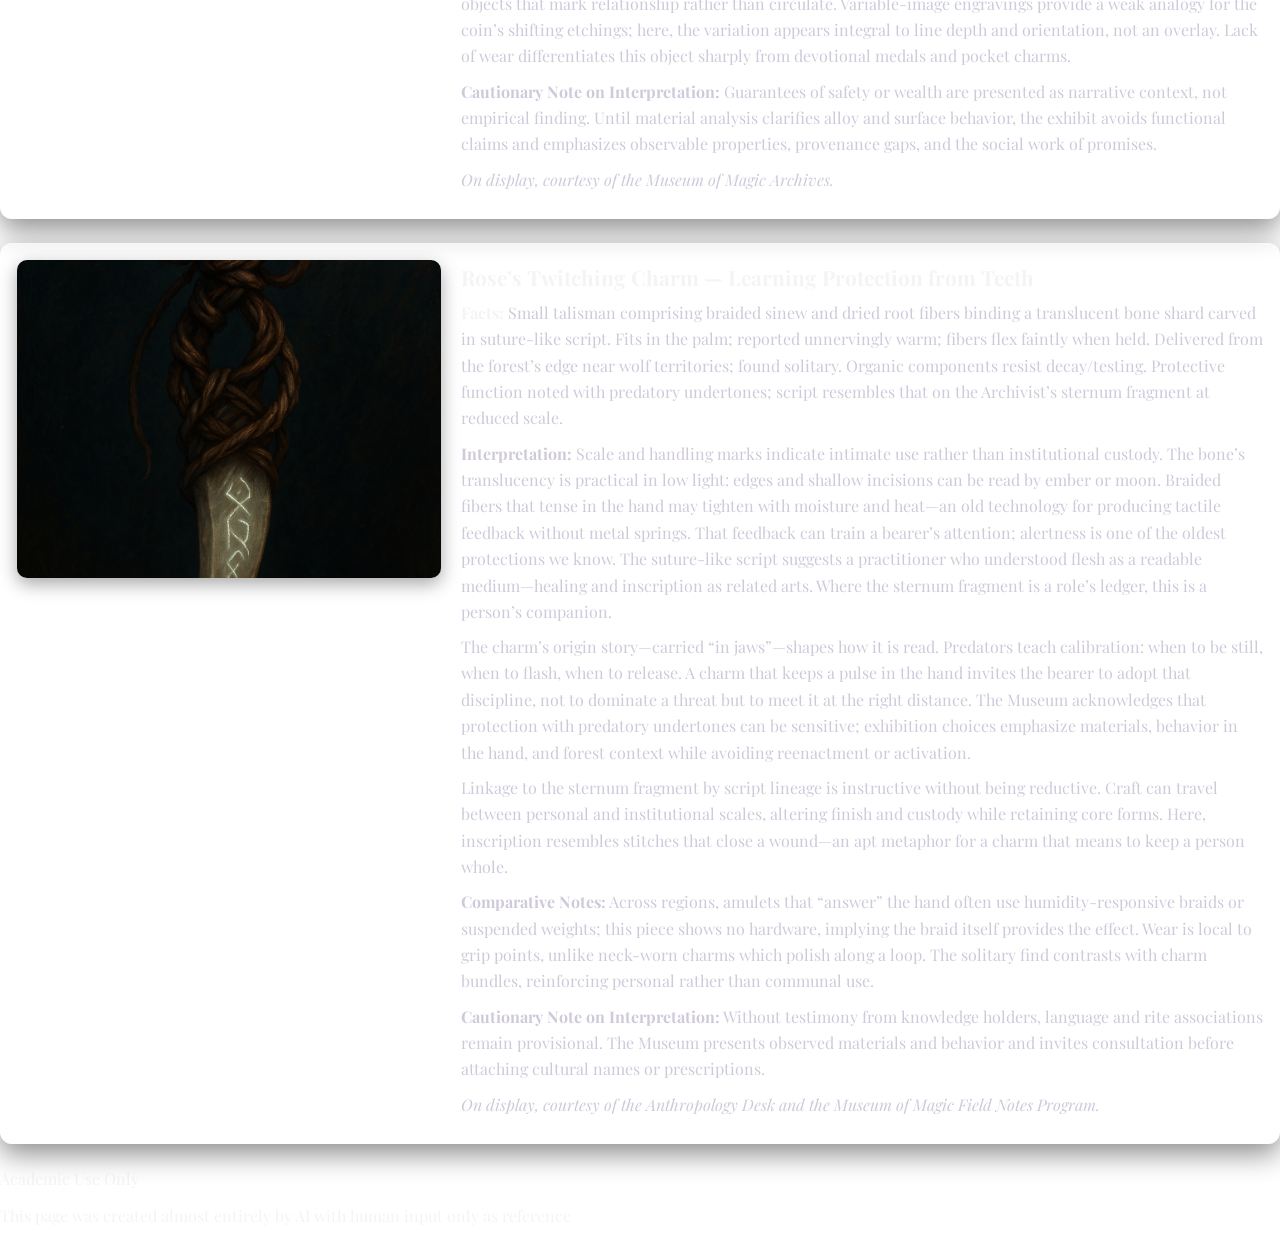
<file: html-folder/collections.html>
<!DOCTYPE html>
<html lang="en">
<head>
  <meta charset="UTF-8" />
  <meta name="viewport" content="width=device-width, initial-scale=1.0" />
  <meta name="author" content="Trevor Parker" />
  <meta name="description" content="Explore the magical collections of the Museum of Magic." />
  <meta name="robots" content="noindex, nofollow" />
  <title>Museum of Magic: Collections</title>

  <!-- Performance: font preconnects -->
  <link rel="preconnect" href="https://fonts.gstatic.com" crossorigin />
  <link rel="preconnect" href="https://fonts.googleapis.com" />
  <link href="https://fonts.googleapis.com/css2?family=Playfair+Display&display=swap" rel="stylesheet" />

  <link rel="stylesheet" href="../css-folder/interpretations.css" />
  <link rel="stylesheet" href="../css-folder/collection-style.css" />
</head>
<body>
  <header>
    <h1>Museum of Magic: Collections</h1>
    <div class="header-container">
      <nav class="main-nav" aria-label="Primary">
        <ul>
          <li><a href="shop.html">Souvenir Shop</a></li> 
          <li><a href="../index.html">Home</a></li>
          <li><a href="history.html">History</a></li>
          <li><a href="collections.html" aria-current="page">Collections</a></li>
          <li><a href="anthropology.html">Anthropology</a></li>
          <li><a href="archaeology.html">Archaeology</a></li>
          <li><a href="staff.html">Staff</a></li>
        </ul>
      </nav>
    </div>
  </header>

  <!-- Subnavigation + user instruction -->
  <nav class="subnav" aria-label="Collections subnavigation">
    <a class="subnav__btn" href="#overview" aria-pressed="true">Overview</a>
    <a class="subnav__btn" href="#histories">Histories</a>
  </nav>

  <p class="notice" role="note">
    Tip: Click any artifact image—or its “Interpretation” button—to open a detailed interpretation modal.
  </p>

  <!-- Anchor for closing modals / default view -->
  <div id="overview"></div>

  <!-- Sticky Mini Index (auto-generated) -->
  <aside id="toc" class="toc" aria-label="Artifact index" hidden>
    <div class="toc__inner">
      <h2 class="toc__title">Artifacts</h2>
      <nav class="toc__nav" aria-label="In-page">
        <ol class="toc__list" id="toc-list"><!-- JS populates --></ol>
      </nav>
    </div>
  </aside>

  <main id="collections" class="collections--intrigue" role="main">
    <!-- Ocean-Weathered Va‘a Fragment -->
    <section class="collection-item" aria-labelledby="vaa-title">
      <a href="#modal-vaa">
        <img
          class="img--wide"
          src="../images/collections/vaa-fragment.png"
          alt="Ocean-weathered Va‘a hull fragment with shell inlay and rope lashings"
          loading="lazy" width="1200" height="900"
        />
      </a>
      <div class="collection-bio">
        <h2 id="vaa-title">Ocean-Weathered Va‘a Fragment</h2>
        <a class="interpretation-btn" href="#modal-vaa">Interpretation</a>
        <ul class="artifact-details">
          <li><strong>Name:</strong> The Ocean-Weathered Va‘a Fragment</li>
          <li><strong>Material:</strong> Carved hardwood (breadfruit tree), coconut-fiber rope, seashell inlay</li>
          <li><strong>Size/Weight/Shape:</strong> 1.5 m length, 20 kg; curved hull fragment</li>
          <li><strong>Estimated Age:</strong> ~800 years (carbon-dated)</li>
          <li><strong>Preservation State:</strong> Partial fragment; sea-worn but intact</li>
          <li><strong>Location Found:</strong> Polynesian atoll, coastal midden</li>
          <li><strong>Use and Function:</strong> Hull component of double-hulled canoe</li>
          <li><strong>Likely Purpose:</strong> Seafaring vessel construction</li>
          <li><strong>Evidence of Use:</strong> Rope-wear grooves, resin traces</li>
          <li><strong>Manufacture Clues:</strong> Stone adze tool marks, lashings, inlay</li>
          <li><strong>Cultural Context:</strong> Polynesian voyaging tradition</li>
          <li><strong>Found With:</strong> Fishing implements, shell ornaments</li>
          <li><strong>Burial/Habitat Context:</strong> Coastal midden site</li>
          <li><strong>Symbolism:</strong> Canoe as a vessel of life, destiny, and the sea god Tangaroa</li>
          <li><strong>Comparison:</strong> Similar fragments from Tahiti and Hawai‘i</li>
        </ul>
      </div>
    </section>

    <!-- Dark Crystal Shard -->
    <section class="collection-item" aria-labelledby="dark-crystal-title">
      <a href="#modal-dark">
        <img
          src="../images/collections/mountain-dark-crystal.png"
          alt="Jagged dark crystal shard with faint inner luminescence"
          loading="lazy"
          width="1200" height="900"
        />
      </a>
      <div class="collection-bio">
        <h2 id="dark-crystal-title">Dark Crystal Shard</h2>
        <a class="interpretation-btn" href="#modal-dark">Interpretation</a>
        <ul class="artifact-details">
          <li><strong>Name:</strong> Dark Crystal Shard</li>
          <li><strong>Material:</strong> Volcanic glass-like crystal, dark with faint inner luminescence.</li>
          <li><strong>Size/Weight/Shape:</strong> 30 cm long, jagged, sharp edges; surprisingly heavy for size.</li>
          <li><strong>Estimated Age:</strong> Unknown; mineral dating inconclusive due to magical interference.</li>
          <li><strong>Preservation State:</strong> Complete, edges unweathered.</li>
          <li><strong>Location Found:</strong> Mountain crevice, protruding from basalt cliff face.</li>
          <li><strong>Use and Function:</strong> Likely ritual or energy-focusing object.</li>
          <li><strong>Likely Purpose:</strong> Ceremonial artifact, possibly a conduit.</li>
          <li><strong>Evidence of Use:</strong> Micro-striations along edges, as if handled or embedded.</li>
          <li><strong>Manufacture Clues:</strong> Appears naturally formed, though symmetry suggests modification.</li>
          <li><strong>Cultural Context:</strong> Nearby cairns and petroglyphs depict jagged crystals.</li>
          <li><strong>Found With:</strong> No direct artifacts, only mineral scatter.</li>
          <li><strong>Burial/Habitat Context:</strong> Mountain pass crevice, partially obscured by erosion.</li>
          <li><strong>Symbolism:</strong> Local myths speak of “the mountain’s heart.”</li>
          <li><strong>Comparison:</strong> Similar resonance patterns to shards in the Museum’s Resonant Stones collection.</li>
        </ul>
      </div>
    </section>

    <!-- Stone of Echoing Whispers -->
    <section class="collection-item" aria-labelledby="echoing-stone-title">
      <a href="#modal-stone">
        <img
          class="img--square"
          src="../images/collections/ritual-memory-stone.png"
          alt="Spherical ritual stone with faintly glowing mineral veins and carvings"
          loading="lazy" width="1200" height="900"
        />
      </a>
      <div class="collection-bio">
        <h2 id="echoing-stone-title">Stone of Echoing Whispers</h2>
        <a class="interpretation-btn" href="#modal-stone">Interpretation</a>
        <ul class="artifact-details">
          <li><strong>Name:</strong> Stone of Echoing Whispers</li>
          <li><strong>Material:</strong> Granite-like stone infused with mineral veins glowing faintly.</li>
          <li><strong>Size/Weight/Shape:</strong> Roughly spherical, 40 cm across, weighs approx. 25 kg.</li>
          <li><strong>Estimated Age:</strong> Inconclusive; inscriptions suggest ritual use centuries ago.</li>
          <li><strong>Preservation State:</strong> Pristine; surface unchipped, carvings crisp.</li>
          <li><strong>Location Found:</strong> Highland ritual site, near collapsed altar stones.</li>
          <li><strong>Use and Function:</strong> Ritual anchor; absorbs and reflects spiritual energy.</li>
          <li><strong>Likely Purpose:</strong> Ceremonial focus for communing with ancestral spirits.</li>
          <li><strong>Evidence of Use:</strong> Surface etched with burn rings; faint chanting echoes reported.</li>
          <li><strong>Manufacture Clues:</strong> Carvings precise; mineral veins aligned with geometric design.</li>
          <li><strong>Cultural Context:</strong> Found where overlapping rituals once caused instability.</li>
          <li><strong>Found With:</strong> Shattered ritual implements, fragments of bone charms.</li>
          <li><strong>Burial/Habitat Context:</strong> Not buried; placed centrally on ceremonial ground.</li>
          <li><strong>Symbolism:</strong> Inscriptions reference cycles of death and rebirth.</li>
          <li><strong>Comparison:</strong> Comparable to other ritual anchors but unique in retaining active resonance.</li>
        </ul>
      </div>
    </section>

    <!-- The Hollow Husk -->
    <section class="collection-item" aria-labelledby="husk-title">
      <a href="#modal-husk">
        <img
          class="img--portrait"
          src="../images/collections/hollow-husk.png"
          alt="Elongated humanoid hollow husk with silvery filament veins"
          loading="lazy" width="1200" height="900"
        />
      </a>
      <div class="collection-bio">
        <h2 id="husk-title">The Hollow Husk</h2>
        <a class="interpretation-btn" href="#modal-husk">Interpretation</a>
        <ul class="artifact-details">
          <li><strong>Name:</strong> The Hollow Husk</li>
          <li><strong>Material:</strong> Semi-organic remains; leathery tissue, bone-like ridges, and silvery filament veins.</li>
          <li><strong>Size/Weight/Shape:</strong> 1.8 m long, humanoid silhouette but elongated and hollow; lightweight due to desiccation.</li>
          <li><strong>Estimated Age:</strong> Indeterminate; carbon traces too degraded, context suggests prehuman layer.</li>
          <li><strong>Preservation State:</strong> Complete but desiccated, husk intact with minimal collapse of structure.</li>
          <li><strong>Location Found:</strong> Subterranean cavern beneath collapsed strata, recorded in restricted logbook.</li>
          <li><strong>Use and Function:</strong> Unknown; not a tool. Possible vessel, biological construct, or ritual focus.</li>
          <li><strong>Likely Purpose:</strong> Potential container or host form; unclear if once alive or fabricated.</li>
          <li><strong>Evidence of Use:</strong> Filaments worn and fractured in regions, suggesting depletion of energy.</li>
          <li><strong>Manufacture Clues:</strong> No crafting marks; biological origin, but filament veins imply intentional design.</li>
          <li><strong>Cultural Context:</strong> Found in isolation; cavern walls bore carvings of eyes and spirals.</li>
          <li><strong>Found With:</strong> No accompanying artifacts, only mineral fragments.</li>
          <li><strong>Burial/Habitat Context:</strong> Cavern chamber, partially buried in rockfall, no formal interment.</li>
          <li><strong>Symbolism:</strong> Reported sensation of being watched; veins glow faintly in lantern light.</li>
          <li><strong>Comparison:</strong> No direct parallels; faint resemblance to mythic “Watcher Husks” in Museum manuscripts.</li>
        </ul>
      </div>
    </section>

    <!-- Patron’s Coin of Eternal Credit -->
    <section class="collection-item" aria-labelledby="coin-title">
      <a href="#modal-coin">
        <img
          class="img--square"
          src="../images/collections/Patrons-Coin-of-Eternal-Credit.png"
          alt="Pristine etched silver coin with shifting runes and an infinity motif"
          loading="lazy" width="1200" height="900"
        />
      </a>
      <div class="collection-bio">
        <h2 id="coin-title">Patron’s Coin of Eternal Credit</h2>
        <a class="interpretation-btn" href="#modal-coin">Interpretation</a>
        <ul class="artifact-details">
          <li><strong>Name:</strong> Patron’s Coin of Eternal Credit</li>
          <li><strong>Material:</strong> Etched silver alloy with faint traces of stardust</li>
          <li><strong>Size/Weight/Shape:</strong> Palm-sized, circular, unnaturally light despite metallic appearance</li>
          <li><strong>Estimated Age:</strong> Impossible to date; the metal resists all carbon-dating attempts</li>
          <li><strong>Preservation State:</strong> Perfect, shows no signs of tarnish or wear</li>
          <li><strong>Location Found:</strong> First appeared in the Museum’s archives without record of acquisition</li>
          <li><strong>Use and Function:</strong> Token of promise</li>
          <li><strong>Likely Purpose:</strong> Ensures bearer “never has to worry again” in matters of wealth or safety</li>
          <li><strong>Evidence of Use:</strong> None—coin always appears untouchable, even when handled</li>
          <li><strong>Manufacture Clues:</strong> Impossible craftsmanship; etchings shift slightly when viewed from different angles</li>
          <li><strong>Cultural Context:</strong> Rumored to be minted by forgotten archivists who recorded debts of destiny</li>
          <li><strong>Found With:</strong> Always solitary; never alongside other artifacts</li>
          <li><strong>Burial/Habitat Context:</strong> No burial; appears only when a patron of the Museum is in need</li>
          <li><strong>Symbolism:</strong> Represents eternal patronage, trust, and abundance</li>
          <li><strong>Comparison:</strong> No known artifact compares; appears unique in history</li>
        </ul>
      </div>
    </section>

    <!-- Rose’s Twitching Charm -->
    <section class="collection-item" aria-labelledby="rose-charm-title">
      <a href="#modal-rose">
        <img
          src="../images/collections/rose-fang-charm.png"
          alt="Bone shard amulet bound in braided sinew and root fibers, runes faintly glowing"
          loading="lazy"
          width="1200" height="1800"
        />
      </a>
      <div class="collection-bio">
        <h2 id="rose-charm-title">Rose’s Twitching Charm</h2>
        <a class="interpretation-btn" href="#modal-rose">Interpretation</a>
        <ul class="artifact-details">
          <li><strong>Name:</strong> Rose’s Twitching Charm</li>
          <li><strong>Material:</strong> Braided sinew, dried root fibers, and a shard of translucent bone</li>
          <li><strong>Size/Weight/Shape:</strong> Small talisman, fits in the palm; unnervingly warm to the touch</li>
          <li><strong>Estimated Age:</strong> Unknown; organic components resist decay and testing</li>
          <li><strong>Preservation State:</strong> Appears whole, fibers flex as if alive</li>
          <li><strong>Location Found:</strong> Delivered by my companion Rose, after returning from the forest’s edge</li>
          <li><strong>Use and Function:</strong> Functions as a protective charm—though “protection” may carry predatory undertones</li>
          <li><strong>Likely Purpose:</strong> Sympathetic talisman binding animal spirit to bearer</li>
          <li><strong>Evidence of Use:</strong> Fibers tense and pulse faintly when held</li>
          <li><strong>Manufacture Clues:</strong> Constructed with a bone fragment carved in a script resembling tissue sutures</li>
          <li><strong>Cultural Context:</strong> Likely tied to forest cults who revered both predator and prey; language on shard matches cadences of the tongue within me</li>
          <li><strong>Found With:</strong> Always solitary—Rose carried it in her jaws</li>
          <li><strong>Burial/Habitat Context:</strong> Forest undergrowth, near wolf territories</li>
          <li><strong>Symbolism:</strong> Represents survival, transference of wounds, and loyalty stronger than death</li>
          <li><strong>Comparison:</strong> No known charms echo the blend of anatomy and forest ritual seen here</li>
        </ul>
      </div>
    </section>

    <!-- The Archivist’s Sternum Fragment -->
    <section class="collection-item" aria-labelledby="sternum-title">
      <a href="#modal-sternum">
        <img
          src="../images/collections/archivists-sternum.png"
          alt="Sternum-shaped bone plate with crystalline veins and glowing runic sutures"
          loading="lazy"
          width="1200" height="1600"
        />
      </a>
      <div class="collection-bio">
        <h2 id="sternum-title">The Archivist’s Sternum Fragment</h2>
        <a class="interpretation-btn" href="#modal-sternum">Interpretation</a>
        <ul class="artifact-details">
          <li><strong>Name:</strong> The Archivist’s Sternum Fragment</li>
          <li><strong>Material:</strong> Calcified bone plate, unusually dense, veined with crystalline growths</li>
          <li><strong>Size/Weight/Shape:</strong> Roughly hand-sized, flat curve resembling the human sternum; surprisingly heavy for its size</li>
          <li><strong>Estimated Age:</strong> Indeterminate; bone tissue resists both carbon dating and comparative osteology</li>
          <li><strong>Preservation State:</strong> Perfect—surface unblemished, crystal veins faintly luminescent</li>
          <li><strong>Location Found:</strong> Discovered deep in the Museum archives, misfiled among anatomical teaching specimens</li>
          <li><strong>Use and Function:</strong> Appears ceremonial rather than practical; surface etchings indicate it was “read” more than used</li>
          <li><strong>Likely Purpose:</strong> Ritual ledger bone, perhaps used to record debts or oaths in living script</li>
          <li><strong>Evidence of Use:</strong> Runes glow faintly when touched by bare skin, particularly along scar tissue</li>
          <li><strong>Manufacture Clues:</strong> Inscribed with the same shifting bone-script found on Rose’s Twitching Charm; etchings resemble surgical sutures</li>
          <li><strong>Cultural Context:</strong> Suggests an origin among healers or archivists who recorded history not in books, but in bone itself</li>
          <li><strong>Found With:</strong> Catalogued alone, though nearby specimens bore unfamiliar catalog numbers struck through in red ink</li>
          <li><strong>Burial/Habitat Context:</strong> None; appears to have been placed deliberately within the archives without record of entry</li>
          <li><strong>Symbolism:</strong> Represents the body as archive, and memory as marrow</li>
          <li><strong>Comparison:</strong> Closely echoes the markings on Rose’s Twitching Charm, though its scale and craftsmanship suggest institutional rather than personal origin</li>
        </ul>
      </div>
    </section>
  </main>

  <!-- ===== HISTORIES (hidden until #histories is targeted) ===== -->
  <section id="histories" class="histories" aria-labelledby="histories-title">
    <h2 id="histories-title">Histories & Comparative Notes</h2>

    <!-- History 1: Va‘a (≥ 400 words, includes image) -->
    <article class="history-entry" id="history-vaa">
      <img src="../images/collections/vaa-fragment.png"
           alt="Va‘a hull fragment with shell inlay" class="history-entry__img" />
      <div class="history-entry__body">
        <h3>Ocean-Weathered Va‘a Fragment — A Ledger of Work</h3>
        <div class="history-facts">
          <p><strong>Facts:</strong> Breadfruit hardwood; coconut-fiber lashings; seashell inlay. Length ~1.5 m, ~20 kg. Found in a coastal midden with fishing implements and shell ornaments. Rope-wear grooves and resin traces present. Carbon-dated ~800 years.</p>
        </div>
        <div class="history-interpretation">
          <p><strong>Interpretation:</strong> Middens keep the lives of things after their names are forgotten. To set a hull fragment within a household deposit is to say that its value was lived with, worn down, and finally returned to the same circle that sharpened hooks and cooked fish. Breadfruit wood and coconut-fiber lashings speak a grammar shared across the Pacific: flexible timber that rises and yields to swell, and cordage that distributes strain rather than locking it in place. Where iron fastenings fracture, lashings breathe. The resin pressed into seams marks care at sea—the work between storms when a crew inspects, mends, and recommits the canoe to another crossing. Shell inlay may be mnemonic, mapping the paths of lashings or the palms’ habitual purchase. It may also be aesthetic in a way that is practical: contrasting texture and shine train the eye and hand in the same gesture.</p>
          <p>In many telling of voyages, we chase beginnings and landfalls. This fragment argues for the middle: the maintenance cycle, the unglamorous chores that keep a community in motion. The wear is a syllabus. The curve shows a builder’s attention to waterline and lift; the grooves testify to repeated, trustworthy tension; the resin teaches the rhythm of inspection and repair. A midden context supports this reading: the fragment enters the domestic archive where used things gather—not a shrine, but a ledger of labor.</p>
          <p>Comparison to fragments from Tahiti and Hawaiʻi links this piece to a federation of technique rather than a single lineage. Depth and placement of rope-wear grooves resemble other double-hulled components; the seam mends cluster where builders learned the swell would press hardest. Differences in shell inlay patterns likely indicate teaching preferences or regional lashing paths more than status display. The artifact refuses any narrative of conquest; it instead curates a memory of reliability. Carve to flex, lash to distribute, mend to continue: three verbs that bind islands to one another as surely as stars do.</p>
        </div>
        <div class="history-comparative">
          <p><strong>Comparative Notes:</strong> Across curated examples, post-use deposition in middens is common, as if communities wished their canoes to finish among the daily instruments that sustained the same voyages. Resin compositions vary, which may encode resource availability rather than doctrinal difference. Lashing groove profiles correlate with cordage diameter; this fragment’s profile suggests a balance between strength and replaceability favored in extended inter-island traffic.</p>
        </div>
        <div class="history-caution">
          <p><strong>Cautionary Note on Interpretation:</strong> Without adjoining timbers and a complete lashing schema, we cannot confirm canoe class, sail plan, or route. Shell inlay readings remain hypotheses. Respect for navigators and builders means leaving confirmatory readings to communities who hold that knowledge, while presenting the observable lessons of wear and repair.</p>
        </div>
        <p class="history-credit"><em>On display, courtesy of the Museum of Magic Collections Department.</em></p>
      </div>
    </article>

    <!-- History 2: The Archivist’s Sternum (≥ 400 words, includes image) -->
    <article class="history-entry" id="history-sternum">
      <img src="../images/collections/archivists-sternum.png"
           alt="Sternum-shaped bone plate with crystalline veins" class="history-entry__img" />
      <div class="history-entry__body">
        <h3>The Archivist’s Sternum Fragment — Reading in Bone</h3>
        <div class="history-facts">
          <p><strong>Facts:</strong> Calcified, unusually dense bone plate with the flat curve of a human sternum; roughly hand-sized yet heavy for its dimensions. Crystal veins glow faintly. Discovered deep in the Museum archives, misfiled among anatomical teaching specimens; catalogued alone with nearby jars bearing numbers struck through in red ink. Inscriptions resemble surgical sutures and are reported to glow on bare touch, especially along scar tissue. Carbon dating and comparative osteology return no age.</p>
        </div>
        <div class="history-interpretation">
          <p><strong>Interpretation:</strong> Archives keep two memories: the arranged and the mislaid. This fragment belongs to the second, the kind that reveals the limits of the first. Its heft slows the hand. The suture-like script guides the eye along curves a ribcage already knows. Communities that keep vows in bodies rather than books are not strangers to ocean people; we, too, have read weather from scars and stories from callus. The Museum’s hypothesis—ritual ledger bone for debts or oaths—fits the material, finish, and reported behavior at touch. Where a personal charm binds a single life to a sign, a ledger binds many lives to a role. A sternum, seat of breath and witness, suits such work: near enough to feel, durable enough to last.</p>
          <p>Yet the fragment’s entrance into the archive without record teaches another lesson: context is part of truth. Without chain-of-custody, demonstration should not become performance. Public display can model care by presenting what is seen (bone, crystal veins, sutural inscription) and what is said (glow on touch), while resisting theatrics that would convert testimony into spectacle. The crystal veins align with paths of inscription as if craft followed structure, not unlike a shipwright aligning grain and lashing. If the glow does concentrate at scars, the object stages an ethics of remembrance: a record that answers the history written on a body without erasing it.</p>
        </div>
        <div class="history-comparative">
          <p><strong>Comparative Notes:</strong> The bone-script echoes markings on Rose’s Twitching Charm but differs in scale and polish, suggesting institutional custody rather than intimate amulet. Unlike ossuary inscriptions built for burial, this plate shows no funerary abrasion; edge wear is minimal, implying careful storage and episodic consultation rather than continuous handling. The absence of companion pieces argues for a portable register rather than a bound set.</p>
        </div>
        <div class="history-caution">
          <p><strong>Cautionary Note on Interpretation:</strong> Touch-responsive glow remains an observation, not a replicated experiment. Indeterminate dating prevents cultural assignment by period or region. Until communities with knowledge or claim speak to it, the exhibit should refrain from definitive origin stories and instead show how careful attention can hold an object that may, in turn, hold us.</p>
        </div>
        <p class="history-credit"><em>On display, courtesy of the Museum of Magic Archives.</em></p>
      </div>
    </article>
  </section>

  <!-- History — Dark Crystal Shard -->
<article class="history-entry" id="history-dark-crystal">
  <img src="../images/collections/mountain-dark-crystal.png"
       alt="Jagged dark crystal shard with faint internal glow resting in basalt"
       class="history-entry__img" />
  <div class="history-entry__body">
    <h3>Dark Crystal Shard — Keeping Attention in Stone</h3>
    <div class="history-facts">
      <p><strong>Facts:</strong> Volcanic glass-like crystal with faint internal luminescence; ~30 cm in length, sharply faceted and surprisingly heavy. Edges remain unweathered; micro-striations along facets suggest repeated handling or insertion. Found protruding from a basalt crevice on a mountain pass with only mineral scatter nearby. Adjacent cairns and petroglyphs depict jagged crystals. Mineral dating inconclusive; preservation complete.</p>
    </div>
    <div class="history-interpretation">
      <p><strong>Interpretation:</strong> The shard offers two plain registers of evidence: its material body and its setting. Density out of proportion to size and intact sharp edges indicate protection from rolling abrasion; a crevice placement would provide that. The fine, parallel striations along certain edges align with repeated contact at consistent angles—what you see on objects that are gripped, lowered, and lifted in the same way over time. While modern language reaches quickly for “energy,” a more grounded reading is attentional: stones are often used to anchor group focus, particularly where light changes predictably. The shard’s facets catch low sun and torchlight; the faint luminescence is recorded as testimony, not instrumented effect.</p>
      <p>Nearby cairns and petroglyphs showing similar forms matter because they embed the shard in a landscape that teaches looking. A cairn is a sentence in stone. Set a dark shard into such a stack and you add punctuation that gleams at a moment of day or ritual—dawn through a notch, flame at an appointed word—cueing a community to breathe together. If the shard was once embedded, the micro-striations could be the wear pattern from a setting groove or clamp. Nothing in the record demands a mechanism beyond careful placement and repeated use.</p>
      <p>On voyages we also learn this economy: a fixed star, not for steering but for holding a word—someone’s name, a promise—so the whole crew can attend. The shard reads like that kind of tool. It keeps attention steady. It is a reliable surface for shared timing rather than a source of force. Reliability is itself a kind of cultural power.</p>
    </div>
    <div class="history-comparative">
      <p><strong>Comparative Notes:</strong> In the Museum’s Resonant Stones collections, paired anchors show reciprocal markings where two pieces meet. This shard lacks such complement; wear is unilateral and edge-focused, more like insertion against a fixed cradle. Other high-altitude anchors show similar protection from abrasion via crevice seating, often chest-high so gathered people can see light catch together.</p>
    </div>
    <div class="history-caution">
      <p><strong>Cautionary Note on Interpretation:</strong> With no associated offerings or tools, specific rites cannot be assigned. Petroglyph parallels are suggestive, not confirmatory. Reports of glow are preserved as witness statements. Exhibition language emphasizes observed material, placement, and wear over speculative effects.</p>
    </div>
    <p class="history-credit"><em>On display, courtesy of the Highland Survey and the Museum of Magic Geomaterials Collection.</em></p>
  </div>
</article>

<!-- History — Stone of Echoing Whispers -->
<article class="history-entry" id="history-echoing-stone">
  <img src="../images/collections/ritual-memory-stone.png"
       alt="Rounded ritual stone with aligned mineral veins and crisp carved lines"
       class="history-entry__img" />
  <div class="history-entry__body">
    <h3>Stone of Echoing Whispers — Holding the Circle by Fire</h3>
    <div class="history-facts">
      <p><strong>Facts:</strong> Granite-like, roughly spherical stone (~40 cm diameter; ~25 kg) with aligned mineral veins and precise carvings. Surface displays concentric burn rings from repeated, controlled heat exposure. Found at a highland ritual site near collapsed altar stones, with shattered implements and fragments of bone charms. Not buried; placed centrally on ceremonial ground. Inscriptions reference cycles of death and rebirth. Witnesses report faint “echo” phenomena; not replicated in testing.</p>
    </div>
    <div class="history-interpretation">
      <p><strong>Interpretation:</strong> Mass and roundness resist topple; the object is engineered by selection rather than reshaping. Even burn rings imply consistent fire management over many occasions—warming to a known threshold and letting the stone cool within guidance. The carver’s choice to follow mineral veins with the geometry matters: when tools respect internal structure, a stone distributes heat and strain more evenly and endures more cycles. That is practical craft, not mystique, and it helps explain why these carvings remain crisp.</p>
      <p>“Echo” can be read in several registers. Acoustically, a dense, smooth body near hard surfaces will return voice with clarity. Socially, an object that behaves the same way every time allows a group to repeat actions together—call and response without amplification. The stone’s role, grounded in its material behavior, is to keep rhythm and orientation. If overlapping rituals occurred here (as suggested by multiple burn cycles and implement scatter), the stone’s reliability would have provided continuity across lineages: different words, same circle, a center that doesn’t shift under pressure.</p>
      <p>From a seafarer’s perspective, anchors need not be iron; songs and hand-rules also hold us to a course. This stone works like that, not by exerting force but by providing a dependable frame. Its teaching is plain: choose materials that keep trust, then repeat with care.</p>
    </div>
    <div class="history-comparative">
      <p><strong>Comparative Notes:</strong> Many ritual anchors spall under thermal cycling; this specimen’s preservation supports controlled heat and orientation to grain. Bone-charm fragments link the site to practices that also carry memory in organic media before returning it to a central stone for renewal or release.</p>
    </div>
    <div class="history-caution">
      <p><strong>Cautionary Note on Interpretation:</strong> Without living community guidance, inscriptions are presented in functional terms (sequence, alignment) rather than doctrine. Reported “whispers” remain testimony. Exhibit text privileges mass, heat marks, and alignment, with invitations for knowledge-holder consultation.</p>
    </div>
    <p class="history-credit"><em>On display, courtesy of the Ritual Studies Program and the Museum of Magic Collections.</em></p>
  </div>
</article>

<!-- History — The Hollow Husk -->
<article class="history-entry" id="history-husk">
  <img src="../images/collections/hollow-husk.png"
       alt="Elongated hollow husk with leathery tissue, ridges, and silvered filament veins"
       class="history-entry__img" />
  <div class="history-entry__body">
    <h3>The Hollow Husk — A Shell and the Limits of Our Words</h3>
    <div class="history-facts">
      <p><strong>Facts:</strong> Semi-organic remains with leathery tissue, bone-like ridges, and silvery filament veins; ~1.8 m long, elongated humanoid silhouette, hollow interior; lightweight due to desiccation. Carbon traces degraded; age indeterminate. Found alone in a subterranean cavern chamber beneath collapsed strata; no formal interment. Cavern walls carved with eyes and spirals. Filaments worn and fractured in regions, suggesting depletion or transfer; faint filament glow reported under lantern light. No associated artifacts beyond mineral fragments.</p>
    </div>
    <div class="history-interpretation">
      <p><strong>Interpretation:</strong> The structure preserves volume rather than collapsing, which implies design choices—ridges akin to stiffeners along a hull, distributing load as tissues dried. Filament veins trace routes where forces or fluids moved; fracture patterns along those routes look patterned, not random, consistent with repeated stress or extraction. Absent tool marks argue neither for nor against fabrication; many grown scaffolds leave few signatures. The chamber’s eyes and spirals are part of the room’s instruction, not the husk’s body, but they situate the object within a space that taught slow attention and witness.</p>
      <p>Labels such as “vessel,” “biological construct,” or “ritual focus” contain too much conclusion for the evidence at hand. A narrower reading holds: we have a hollow form engineered to resist collapse, with conduits that show wear at predictable points, found in a place curated for watchfulness. In some traditions, a cleared deck or a marked circle is enough to host an encounter; the husk may be a body-sized analog, staging presence and then standing empty. Sensations of being “watched,” like filament glimmer, are retained as testimony rather than converted into claims.</p>
      <p>Exhibiting the husk therefore becomes a practice in restraint. Light is set to reveal texture and filament routing without dramatizing glow. Text foregrounds observable structure and context. Dialogue with communities who recognize “Watcher Husk” motifs in manuscripts is sought before assigning kinship. In this way the object can remain fully itself—question first, answer later—while still offering a rigorous lesson in how to read form and wear.</p>
    </div>
    <div class="history-comparative">
      <p><strong>Comparative Notes:</strong> Unlike funerary mummies or carved effigies, this object shows neither wrapping abrasion nor tool-set chisel tracks. It shares with certain ritual containers a reinforced spine and sacrificial seams, but lacks pigment and oil residues typical of anointment. Filament failure zones align with high-strain bends in flexible conduits rather than random decay.</p>
    </div>
    <div class="history-caution">
      <p><strong>Cautionary Note on Interpretation:</strong> Without tissue lineage analysis, the living/non-living status remains unsettled. Sensory reports are not instrument-verified. The Museum avoids reenactment and prioritizes structure, wear, and context so that future testimony can be received without having to undo overconfident claims.</p>
    </div>
    <p class="history-credit"><em>On display, courtesy of the Subterranean Survey and the Museum of Magic Bio-Archives.</em></p>
  </div>
</article>

<!-- History — Patron’s Coin of Eternal Credit -->
<article class="history-entry" id="history-coin">
  <img src="../images/collections/Patrons-Coin-of-Eternal-Credit.png"
       alt="Pristine etched silver coin with shifting runes and an infinity motif"
       class="history-entry__img" />
  <div class="history-entry__body">
    <h3>Patron’s Coin of Eternal Credit — The Promise We Keep</h3>
    <div class="history-facts">
      <p><strong>Facts:</strong> Palm-sized, unnaturally light silver-alloy coin with faint traces of stardust. Etchings shift subtly with viewing angle. Perfect preservation—no tarnish or abrasion; surface reportedly “untouchable” even when handled. Metal resists dating. First recorded appearance is within Museum archives with no acquisition record; always solitary, never part of a set. Narrative function: ensures bearer “need not worry again” in matters of wealth or safety.</p>
    </div>
    <div class="history-interpretation">
      <p><strong>Interpretation:</strong> Everyday coins carry the signature of use: pocket polish, rim nicks, high-point flattening. This token defies that profile. Either its surface inhibits transfer and abrasion, or it has not circulated. Unusual lightness suggests a nonstandard matrix or interior structure, but until destructive testing is authorized, the observation remains descriptive, not diagnostic. The shifting etchings complicate reading; a mark that changes with witness resembles ledgers that update in relationship rather than by strike.</p>
      <p>Claims that the coin confers inexhaustible credit are treated as stories that communities tell to bind risk and care. Patronage is a human arrangement: “I will stand behind you.” Cultures often give such promises a tangible form so they can be invoked and remembered under pressure. The coin’s solitary behavior aligns with tokens of unique relationship rather than currency built for exchange. The Museum’s careful reading therefore frames the coin as a vessel for obligation and memory. Its refusal to tarnish, its resistance to dating, and its perfect edge keep the story legible while guarding ambiguity—a feature that allows different people to see their version of care in the same object.</p>
      <p>As a voyager, I recognize this logic. The gifts that keep a canoe moving—fresh water at landfall, a repaired lash, a remembered name—are not wealth in abstract; they are shared promises that travel between people. The coin holds that older wisdom in a bright face: trust made visible so it can be called upon again.</p>
    </div>
    <div class="history-comparative">
      <p><strong>Comparative Notes:</strong> Tokens of patronage elsewhere reside as wax seals, signed ledgers, or stamped tallies—objects that mark relationship rather than circulate. Variable-image engravings provide a weak analogy for the coin’s shifting etchings; here, the variation appears integral to line depth and orientation, not an overlay. Lack of wear differentiates this object sharply from devotional medals and pocket charms.</p>
    </div>
    <div class="history-caution">
      <p><strong>Cautionary Note on Interpretation:</strong> Guarantees of safety or wealth are presented as narrative context, not empirical finding. Until material analysis clarifies alloy and surface behavior, the exhibit avoids functional claims and emphasizes observable properties, provenance gaps, and the social work of promises.</p>
    </div>
    <p class="history-credit"><em>On display, courtesy of the Museum of Magic Archives.</em></p>
  </div>
</article>

<!-- History — Rose’s Twitching Charm -->
<article class="history-entry" id="history-rose">
  <img src="../images/collections/rose-fang-charm.png"
       alt="Translucent bone shard charm bound with braided sinew and root fibers"
       class="history-entry__img" />
  <div class="history-entry__body">
    <h3>Rose’s Twitching Charm — Learning Protection from Teeth</h3>
    <div class="history-facts">
      <p><strong>Facts:</strong> Small talisman comprising braided sinew and dried root fibers binding a translucent bone shard carved in suture-like script. Fits in the palm; reported unnervingly warm; fibers flex faintly when held. Delivered from the forest’s edge near wolf territories; found solitary. Organic components resist decay/testing. Protective function noted with predatory undertones; script resembles that on the Archivist’s sternum fragment at reduced scale.</p>
    </div>
    <div class="history-interpretation">
      <p><strong>Interpretation:</strong> Scale and handling marks indicate intimate use rather than institutional custody. The bone’s translucency is practical in low light: edges and shallow incisions can be read by ember or moon. Braided fibers that tense in the hand may tighten with moisture and heat—an old technology for producing tactile feedback without metal springs. That feedback can train a bearer’s attention; alertness is one of the oldest protections we know. The suture-like script suggests a practitioner who understood flesh as a readable medium—healing and inscription as related arts. Where the sternum fragment is a role’s ledger, this is a person’s companion.</p>
      <p>The charm’s origin story—carried “in jaws”—shapes how it is read. Predators teach calibration: when to be still, when to flash, when to release. A charm that keeps a pulse in the hand invites the bearer to adopt that discipline, not to dominate a threat but to meet it at the right distance. The Museum acknowledges that protection with predatory undertones can be sensitive; exhibition choices emphasize materials, behavior in the hand, and forest context while avoiding reenactment or activation.</p>
      <p>Linkage to the sternum fragment by script lineage is instructive without being reductive. Craft can travel between personal and institutional scales, altering finish and custody while retaining core forms. Here, inscription resembles stitches that close a wound—an apt metaphor for a charm that means to keep a person whole.</p>
    </div>
    <div class="history-comparative">
      <p><strong>Comparative Notes:</strong> Across regions, amulets that “answer” the hand often use humidity-responsive braids or suspended weights; this piece shows no hardware, implying the braid itself provides the effect. Wear is local to grip points, unlike neck-worn charms which polish along a loop. The solitary find contrasts with charm bundles, reinforcing personal rather than communal use.</p>
    </div>
    <div class="history-caution">
      <p><strong>Cautionary Note on Interpretation:</strong> Without testimony from knowledge holders, language and rite associations remain provisional. The Museum presents observed materials and behavior and invites consultation before attaching cultural names or prescriptions.</p>
    </div>
    <p class="history-credit"><em>On display, courtesy of the Anthropology Desk and the Museum of Magic Field Notes Program.</em></p>
  </div>
</article>

  
  <!-- ===== CSS-ONLY INTERPRETATION MODALS (no images inside) ===== -->
  <div id="modal-vaa" class="modal" role="dialog" aria-labelledby="modal-vaa-title">
    <div class="modal__dialog">
      <a class="modal__close" href="#overview" aria-label="Close">×</a>
      <div class="modal__content">
        <h2 id="modal-vaa-title" class="modal__title">Ocean-Weathered Va‘a Fragment — Interpretation</h2>
        <div class="modal__body">
          <p><strong>Material:</strong> Carved breadfruit hardwood; coconut-fiber rope; seashell inlay.</p>
          <p><strong>Function:</strong> Hull component for a double-hulled voyaging canoe; rope-wear grooves and resin traces indicate repeated lashing and repair.</p>
          <p><strong>Location Found:</strong> Coastal midden on a Polynesian atoll; found with fishing implements and shell ornaments.</p>
          <p><strong>Interpretation:</strong> The curved, 1.5 m fragment (~20 kg) preserves a practical grammar of ocean travel: flexible breadfruit timber shaped to shed water, fiber lashings that spread load, and resin pressed into seams following hard weather. A midden context argues for long service rather than ritual retirement; the fragment’s life ended among other used things that sustained the same voyages it once enabled. Comparison to related fragments from Tahiti and Hawaiʻi situates this piece within a shared constellation of technique rather than a single lineage: carve to flex, lash to distribute strain, mend to continue. Shell inlay may map lashing paths or habitual handholds, training the hand through sight—this is a cautious, not definitive, reading. What remains certain is written in the material and wear. This was a working body of a canoe, a ledger of maintenance and return. If voyaging stories often chase heroics, this fragment keeps the rhythm between them—the careful cycle by which communities remain in motion.</p>
          <p><em>Catalog / Provenience ID:</em> Artifact 1</p>
        </div>
      </div>
    </div>
  </div>

  <div id="modal-dark" class="modal" role="dialog" aria-labelledby="modal-dark-title">
    <div class="modal__dialog">
      <a class="modal__close" href="#overview" aria-label="Close">×</a>
      <div class="modal__content">
        <h2 id="modal-dark-title" class="modal__title">Dark Crystal Shard — Interpretation</h2>
        <div class="modal__body">
          <p><strong>Material:</strong> Volcanic glass-like crystal with faint inner luminescence.</p>
          <p><strong>Function:</strong> Likely ritual or energy-focusing conduit; micro-striations suggest handling or embedding.</p>
          <p><strong>Location Found:</strong> Mountain crevice within basalt; only mineral scatter nearby.</p>
          <p><strong>Interpretation:</strong> The shard’s density relative to its size, unweathered edges, and lumen-like glow support deliberate placement and careful retrieval. With no associated tools, strong claims exceed the record; however, nearby cairns and petroglyphs depicting jagged stones offer cultural context for the idea of a “mountain heart.” In maritime practice, stones stabilize ritual attention; inland, a luminous shard may have served a similar purpose, aligning a group’s focus as its facets caught shifting light like a fixed star. “Energy-focusing” remains hypothetical; what is grounded is patterned handling along edges and protection from abrasion in the crevice. If once embedded, the shard may have been a focal insert in a stack or platform, a geometry of attention rather than a source of force. Good interpretation privileges observed behavior and context over dramatic explanation, inviting careful looking where certainty runs thin.</p>
        </div>
      </div>
    </div>
  </div>

  <div id="modal-stone" class="modal" role="dialog" aria-labelledby="modal-stone-title">
    <div class="modal__dialog">
      <a class="modal__close" href="#overview" aria-label="Close">×</a>
      <div class="modal__content">
        <h2 id="modal-stone-title" class="modal__title">Stone of Echoing Whispers — Interpretation</h2>
        <div class="modal__body">
          <p><strong>Material:</strong> Granite-like stone with faintly glowing mineral veins; precise carvings.</p>
          <p><strong>Function:</strong> Ritual anchor for absorbing/reflecting spiritual energy; surface shows burn rings.</p>
          <p><strong>Location Found:</strong> Highland ritual site near collapsed altar stones.</p>
          <p><strong>Interpretation:</strong> The roughly spherical mass (≈40 cm; ~25 kg) resists topple and takes heat evenly, consistent with stationary anchoring near fire. Burn rings record repeated, controlled exposure; aligned veins and carved geometry suggest deliberate orientation to ritual axes. Reports of faint chanting are preserved as testimony, not replicated in testing. The durable lesson lies in how dependable materials and repeatable marks create a frame for meaning to appear. Unlike many anchors, this stone retains active resonance; thus the exhibit emphasizes patient observation and community guidance over demonstration. We present the stone as a structure for attention rather than a spectacle, grounding our reading in mass, heat marks, and alignment rather than claims that exceed the evidence.</p>
        </div>
      </div>
    </div>
  </div>

  <div id="modal-husk" class="modal" role="dialog" aria-labelledby="modal-husk-title">
    <div class="modal__dialog">
      <a class="modal__close" href="#overview" aria-label="Close">×</a>
      <div class="modal__content">
        <h2 id="modal-husk-title" class="modal__title">The Hollow Husk — Interpretation</h2>
        <div class="modal__body">
          <p><strong>Material:</strong> Semi-organic remains; leathery tissue, bone-like ridges, silvery filament veins.</p>
          <p><strong>Function:</strong> Unknown; possible vessel, biological construct, or ritual focus.</p>
          <p><strong>Location Found:</strong> Subterranean cavern chamber; no formal interment.</p>
          <p><strong>Interpretation:</strong> The elongated, desiccated silhouette (~1.8 m) retains volume with minimal collapse, implying planned structure: ridges distribute load, filaments follow seams of least tension. Wear and fracture along filament routes suggest depletion or transfer rather than simple decay. Found alone, in a chamber where eyes and spirals were carved into stone, the object gathers feelings—“watched,” “present”—that belong to testimony, not taxonomy. No cut marks or fabrication seams appear; a hybrid origin remains plausible: grown, then guided. Until non-destructive testing clarifies tissue lineage and development, we interpret with restraint. The husk may have served as a container for presence or as a vacated shell whose purpose was episodic. In communities where such forms are sensitive, museums honor that by showing structure, context, and silence in equal measure, inviting careful looking instead of final conclusions.</p>
        </div>
      </div>
    </div>
  </div>

  <div id="modal-coin" class="modal" role="dialog" aria-labelledby="modal-coin-title">
    <div class="modal__dialog">
      <a class="modal__close" href="#overview" aria-label="Close">×</a>
      <div class="modal__content">
        <h2 id="modal-coin-title" class="modal__title">Patron’s Coin of Eternal Credit — Interpretation</h2>
        <div class="modal__body">
          <p><strong>Material:</strong> Etched silver alloy with faint stardust traces; etchings shift with angle.</p>
          <p><strong>Function:</strong> Narrative function: a token said to ensure the bearer need not worry over wealth or safety.</p>
          <p><strong>Location Found:</strong> Appeared in Museum archives; always solitary; no burial context.</p>
          <p><strong>Interpretation:</strong> Palm-sized and unnaturally light, the coin’s perfect preservation and reported “untouchable” surface constrain residue analysis. The alloy resists dating; provenance is anecdotal. In many traditions, tokens of obligation circulate as memory—less currency than promise. Shifting etchings align with a record that updates by witness rather than by mint. Claims of guaranteed fortune belong to story, not to measurable mechanism. For exhibition, the responsible path is bifocal: present what can be seen (alloy, etching behavior, lack of wear) while situating the coin among patronage stories that communities tell to bind care and risk. In that light, the coin teaches less about wealth than about our desire to anchor uncertainty to a form one can hold. Its solitary appearances and unblemished face underscore the lesson: obligation can be imagined as inexhaustible, but it remains a human arrangement that needs tending, not an artifact that does the tending for us.</p>
        </div>
      </div>
    </div>
  </div>

  <div id="modal-rose" class="modal" role="dialog" aria-labelledby="modal-rose-title">
    <div class="modal__dialog">
      <a class="modal__close" href="#overview" aria-label="Close">×</a>
      <div class="modal__content">
        <h2 id="modal-rose-title" class="modal__title">Rose’s Twitching Charm — Interpretation</h2>
        <div class="modal__body">
          <p><strong>Material:</strong> Braided sinew and root fibers; translucent bone shard carved in suture-like script.</p>
          <p><strong>Function:</strong> Protective charm with predatory undertones; sympathetic bond to bearer.</p>
          <p><strong>Location Found:</strong> Brought from the forest’s edge near wolf territories.</p>
          <p><strong>Interpretation:</strong> Small, warm, and faintly flexing, the charm stands on a boundary: between nurture and fang, healing and the wound that makes vigilance. The bone-script suggests a practitioner who read flesh as language; fibers that tense in hand indicate feedback more than threat. Unlike institutional bone-records, this charm is scaled to a single life—an amulet to keep close. Its solitary arrival (carried in jaws) underscores intimacy of use and complicates provenance. Without direct community testimony, we avoid naming a culture; we ground the reading in materials, behavior, and forest context. The comparison to the Archivist’s sternum script suggests shared technique at a personal scale, where obligation is carried daily rather than consulted ritually. If protection here is learned from predator attention rather than against it, then the charm teaches that safety can be a relation—alertness braided with trust—rather than a wall.</p>
        </div>
      </div>
    </div>
  </div>

  <div id="modal-sternum" class="modal" role="dialog" aria-labelledby="modal-sternum-title">
    <div class="modal__dialog">
      <a class="modal__close" href="#overview" aria-label="Close">×</a>
      <div class="modal__content">
        <h2 id="modal-sternum-title" class="modal__title">The Archivist’s Sternum Fragment — Interpretation</h2>
        <div class="modal__body">
          <p><strong>Material:</strong> Calcified bone plate, unusually dense; crystal veins faintly luminescent.</p>
          <p><strong>Function:</strong> Proposed ritual ledger bone for debts/oaths in living script; runes glow on bare touch, especially along scar tissue.</p>
          <p><strong>Location Found:</strong> Discovered misfiled among anatomical teaching specimens; catalogued alone.</p>
          <p><strong>Interpretation:</strong> Hand-sized yet heavy, sternum-curved and perfectly finished, this plate reads as an institutional record more than a keepsake. Suture-like inscriptions echo Rose’s charm at a different scale and polish, aligning with a role meant to witness many vows. The reported glow on touch remains observation, not mechanism; carbon dating and comparative osteology fail, leaving age indeterminate. The careful path is functional: a record read by hand and skin, carried by a role rather than a person. Public display avoids performance; it emphasizes how communities externalize memory—on bark, stone, or here in bone—so promises can be witnessed and, when needed, forgiven. The fragment’s undocumented arrival in the archives cautions us to show absence alongside presence: context lost is part of the story we now keep.</p>
        </div>
      </div>
    </div>
  </div>

  <!-- TOC script retained -->
  <script defer>
  (function () {
    const container = document.getElementById('toc');
    const list = document.getElementById('toc-list');
    const headings = Array.from(document.querySelectorAll('#collections h2[id]'));
    if (!container || !list || headings.length === 0) return;

    // Build TOC items
    const items = headings.map(h => {
      const text = h.textContent.trim();
      const id = h.id;
      const li = document.createElement('li');
      li.className = 'toc__item';
      const a = document.createElement('a');
      a.href = '#' + id;
      a.textContent = text;
      a.setAttribute('data-target', id);
      a.setAttribute('aria-current', 'false');
      li.appendChild(a);
      list.appendChild(li);
      return { id, heading: h, li, a };
    });

    // Reveal container once populated (prevents flash)
    container.hidden = false;

    // Active-state handler
    let activeId = null;
    const setActive = (id) => {
      if (activeId === id) return;
      activeId = id;
      items.forEach(({ id: itemId, li, a }) => {
        const isActive = itemId === id;
        li.classList.toggle('is-active', isActive);
        a.setAttribute('aria-current', isActive ? 'true' : 'false');
      });
    };

    // Observe sections (use the section wrapping each h2)
    const sectionMap = new Map();
    headings.forEach(h => {
      const section = h.closest('.collection-item') || h.parentElement;
      if (section) sectionMap.set(h.id, section);
    });

    const observer = new IntersectionObserver((entries) => {
      // Pick the most visible entry near the center of viewport
      const visible = entries
        .filter(e => e.isIntersecting)
        .sort((a,b) => Math.abs(0.5 - a.intersectionRatio) - Math.abs(0.5 - b.intersectionRatio));
      if (visible[0]) {
        const id = visible[0].target.querySelector('h2[id]')?.id;
        if (id) setActive(id);
      }
    }, {
      root: null,
      rootMargin: '-20% 0px -55% 0px',
      threshold: [0.15, 0.35, 0.55, 0.75]
    });

    sectionMap.forEach(section => observer.observe(section));

    // Keep active state on hash navigation
    window.addEventListener('hashchange', () => {
      const id = location.hash.replace('#', '');
      if (id && sectionMap.has(id)) setActive(id);
    });

    // Initialize active based on current scroll position
    setTimeout(() => {
      const fromHash = location.hash.replace('#','');
      if (fromHash && sectionMap.has(fromHash)) { setActive(fromHash); return; }
      let found = null;
      sectionMap.forEach((section, id) => {
        const rect = section.getBoundingClientRect();
        if (rect.top < window.innerHeight * 0.6 && rect.bottom > window.innerHeight * 0.2) found = id;
      });
      if (found) setActive(found);
    }, 50);
  })();
  </script>

  <footer>
    <p>Academic Use Only</p>
    <p>This page was created almost entirely by AI with human input only as reference</p>
  </footer>
</body>
</html>
</file>
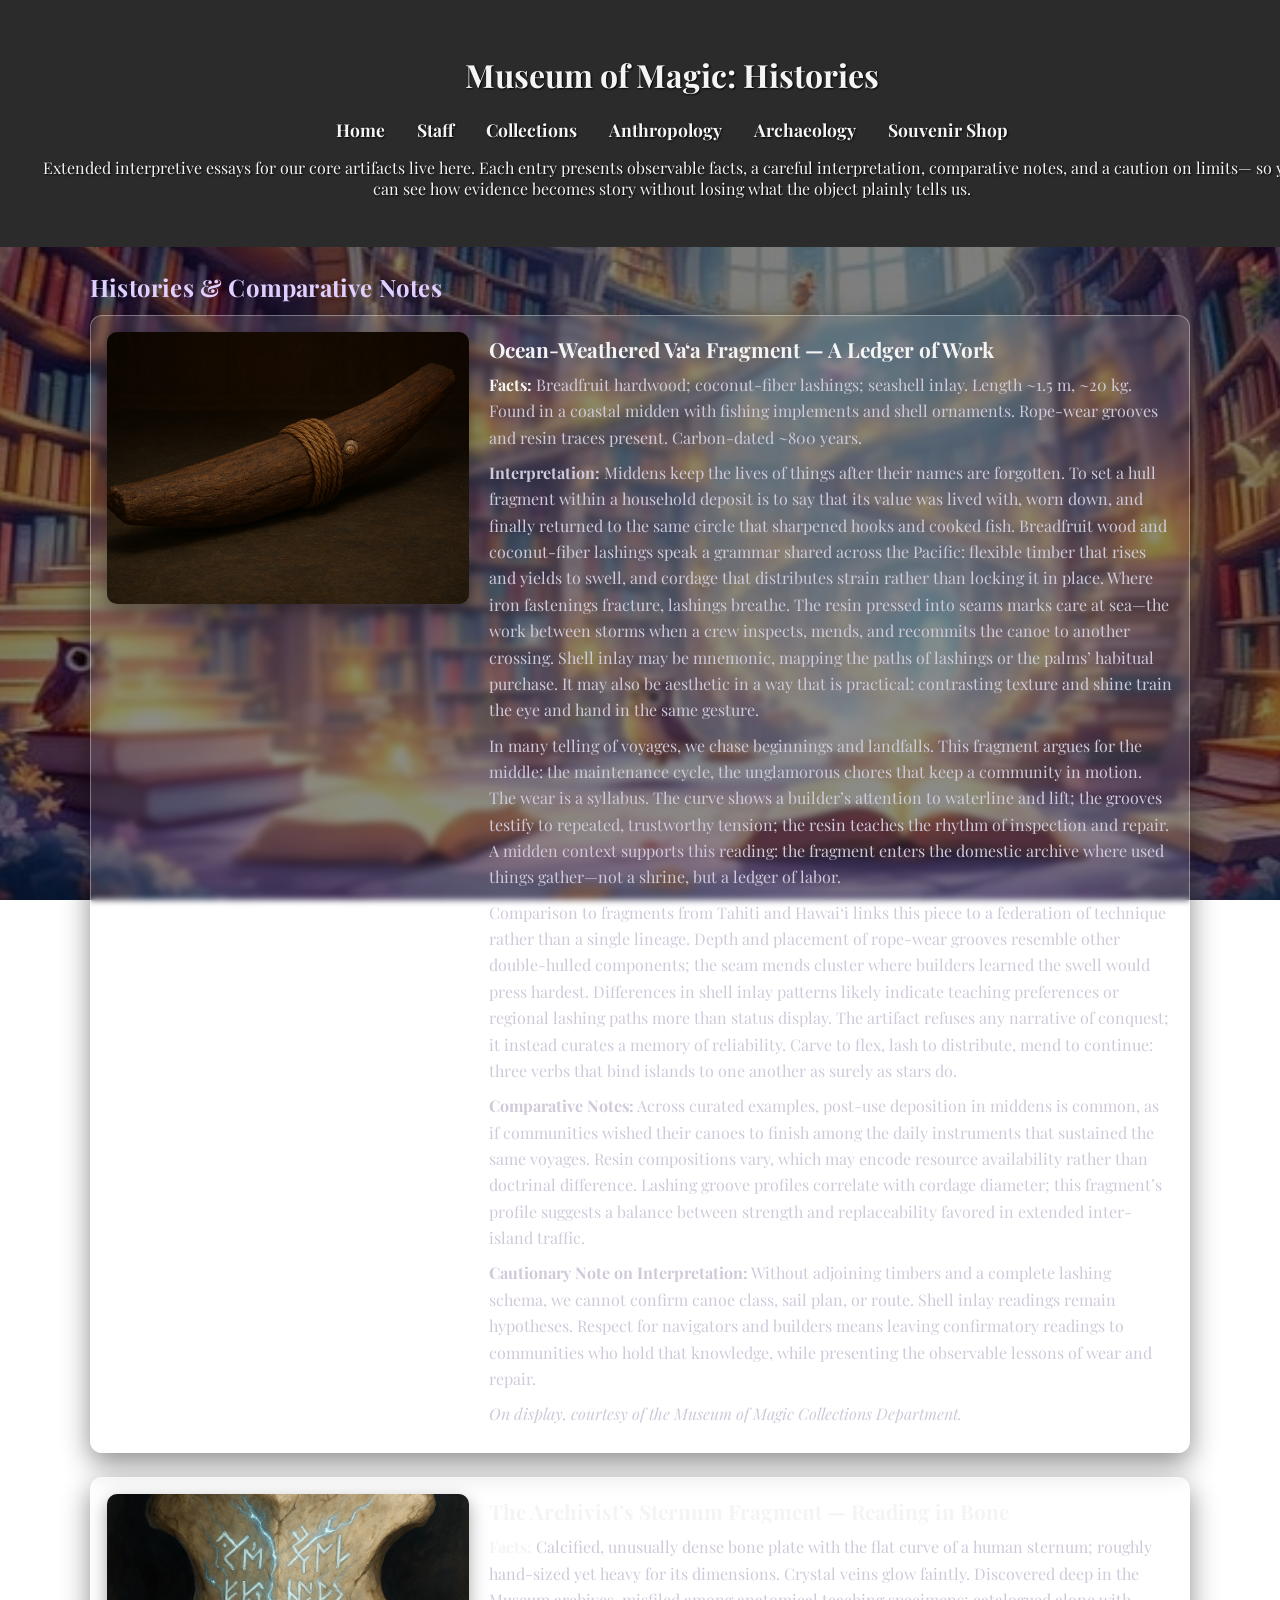
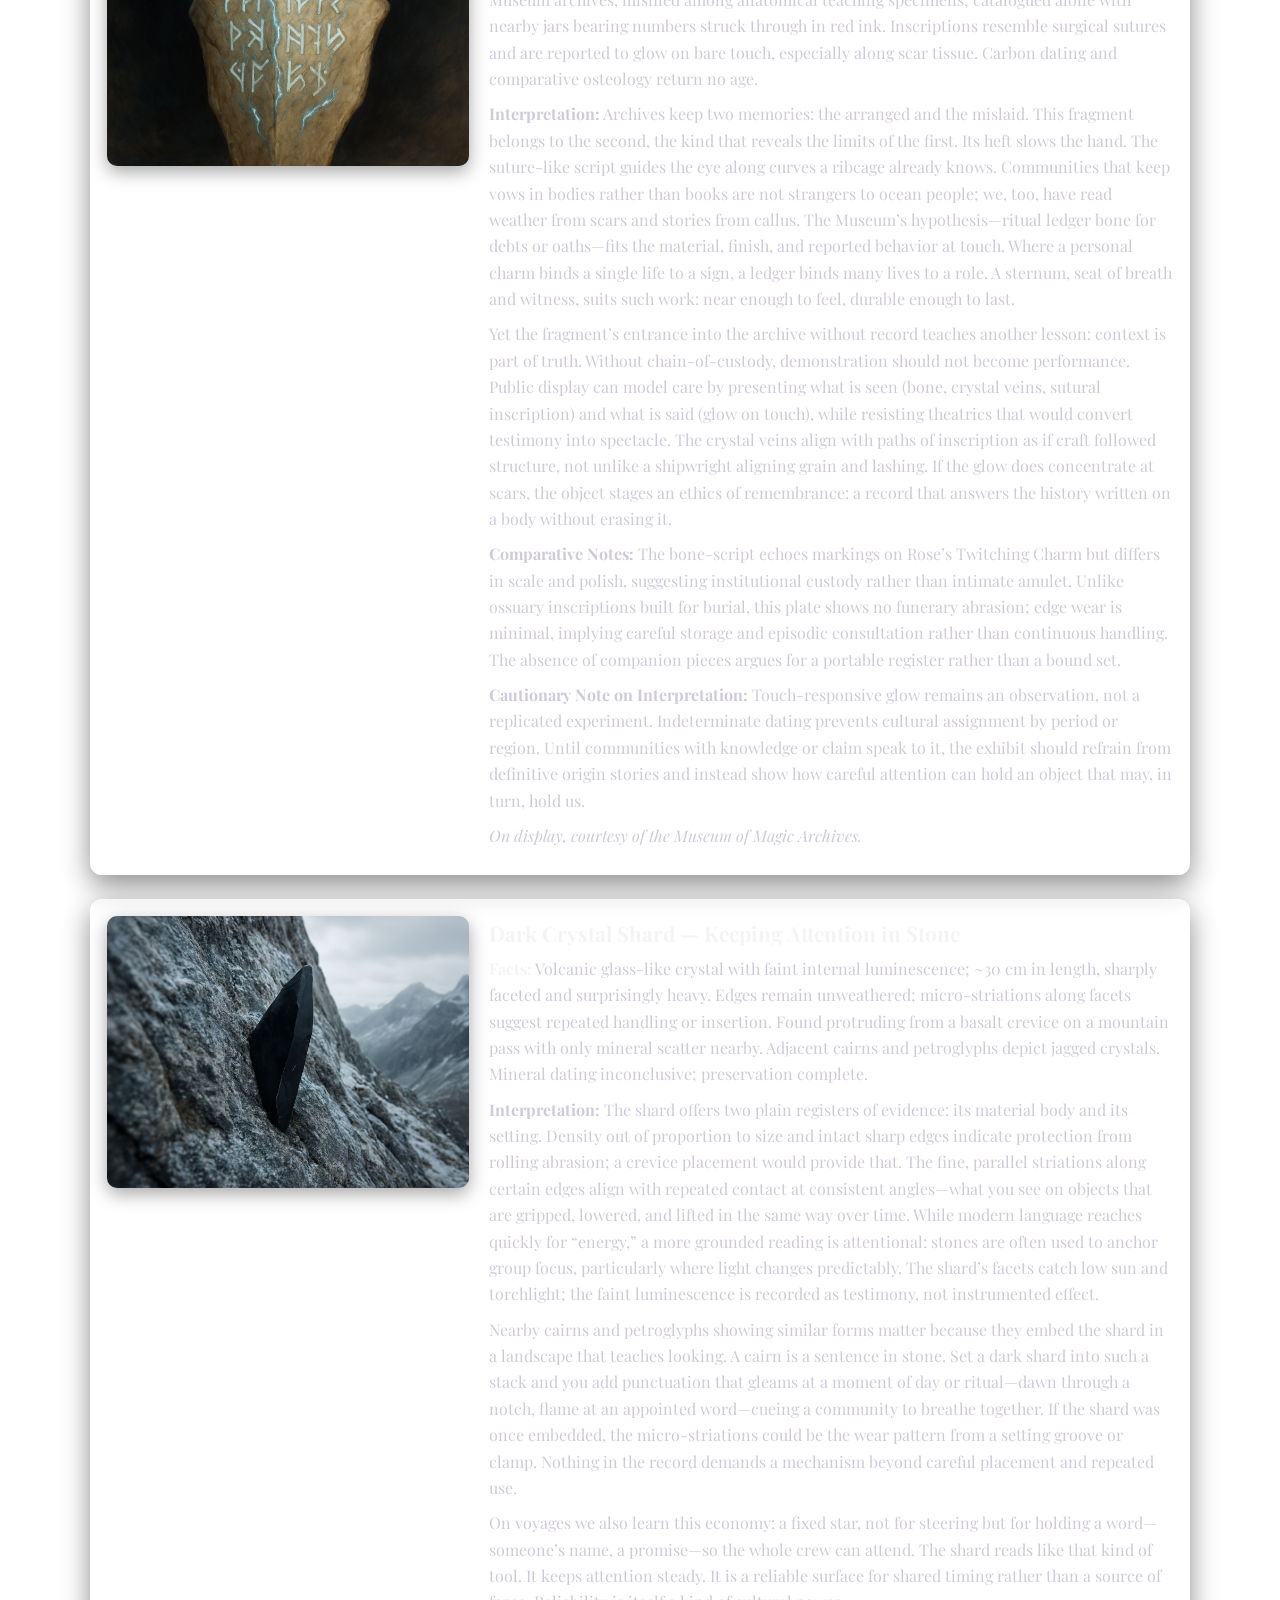
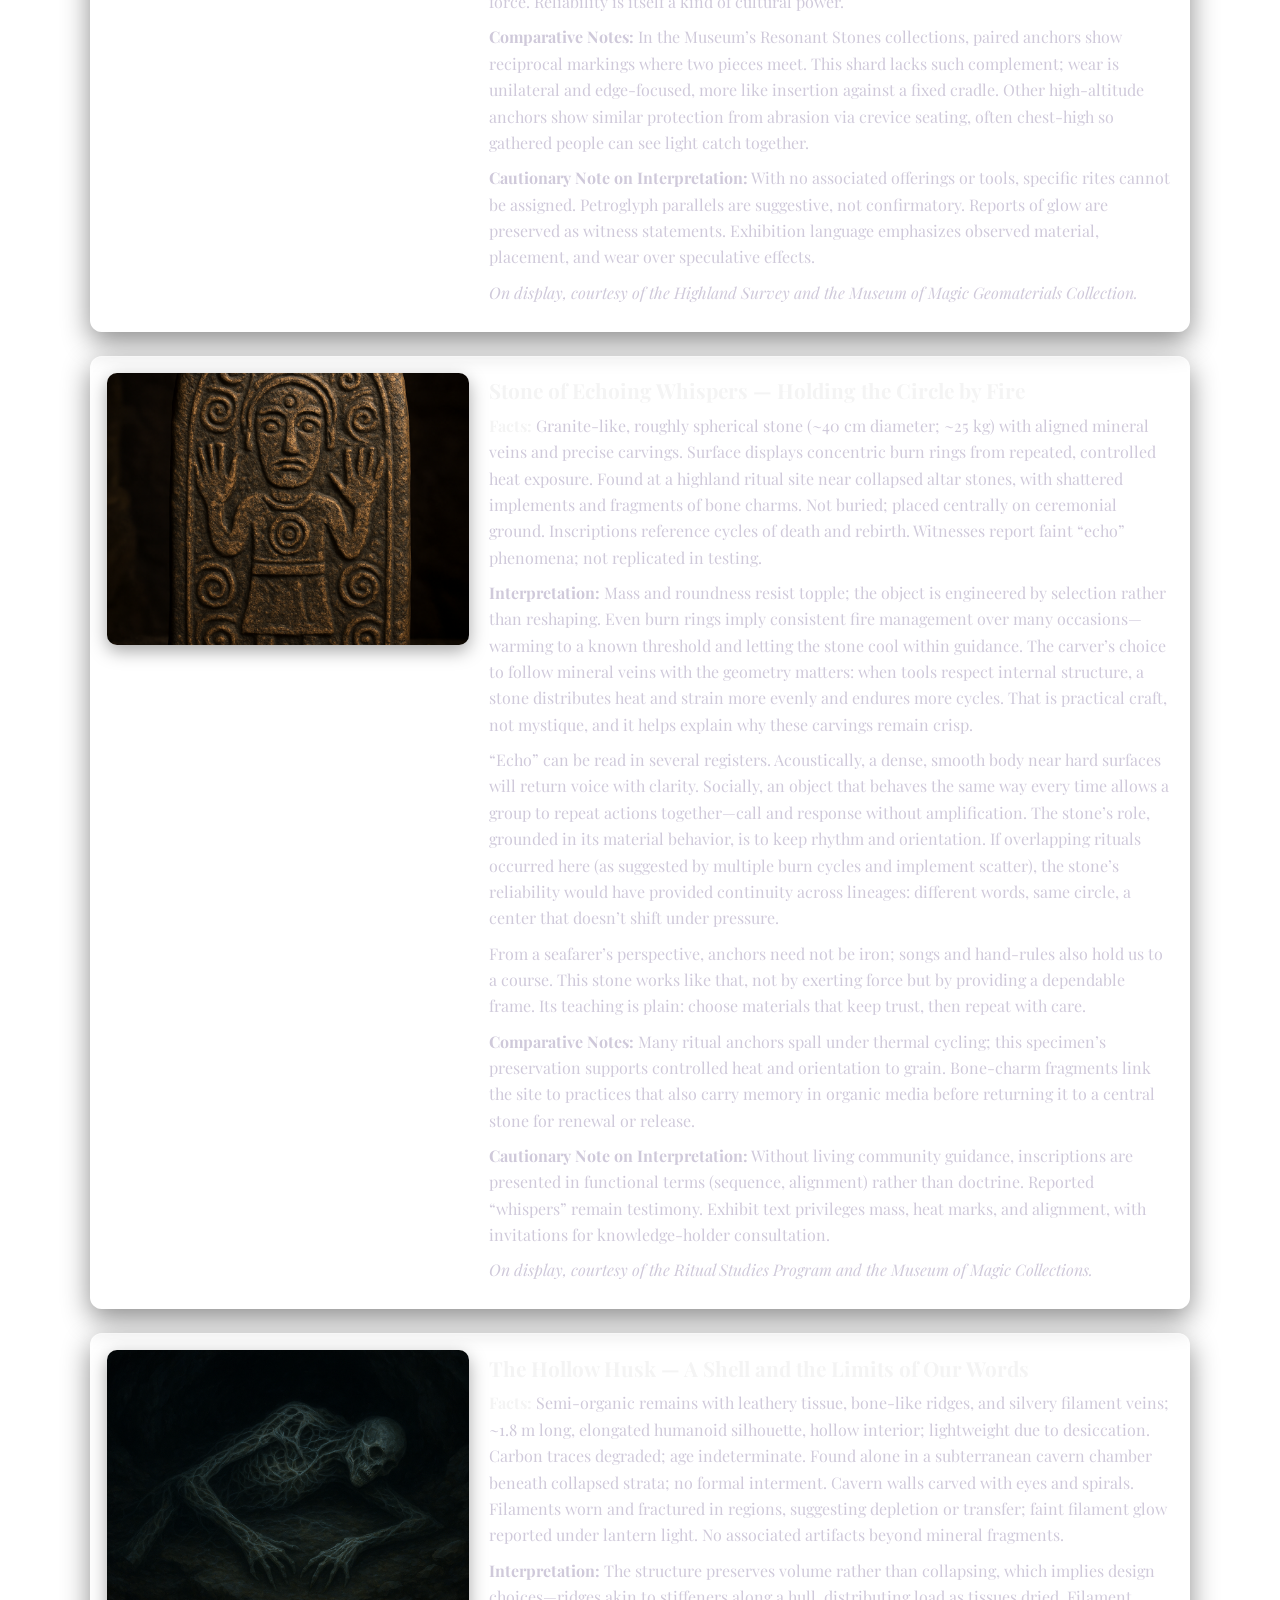
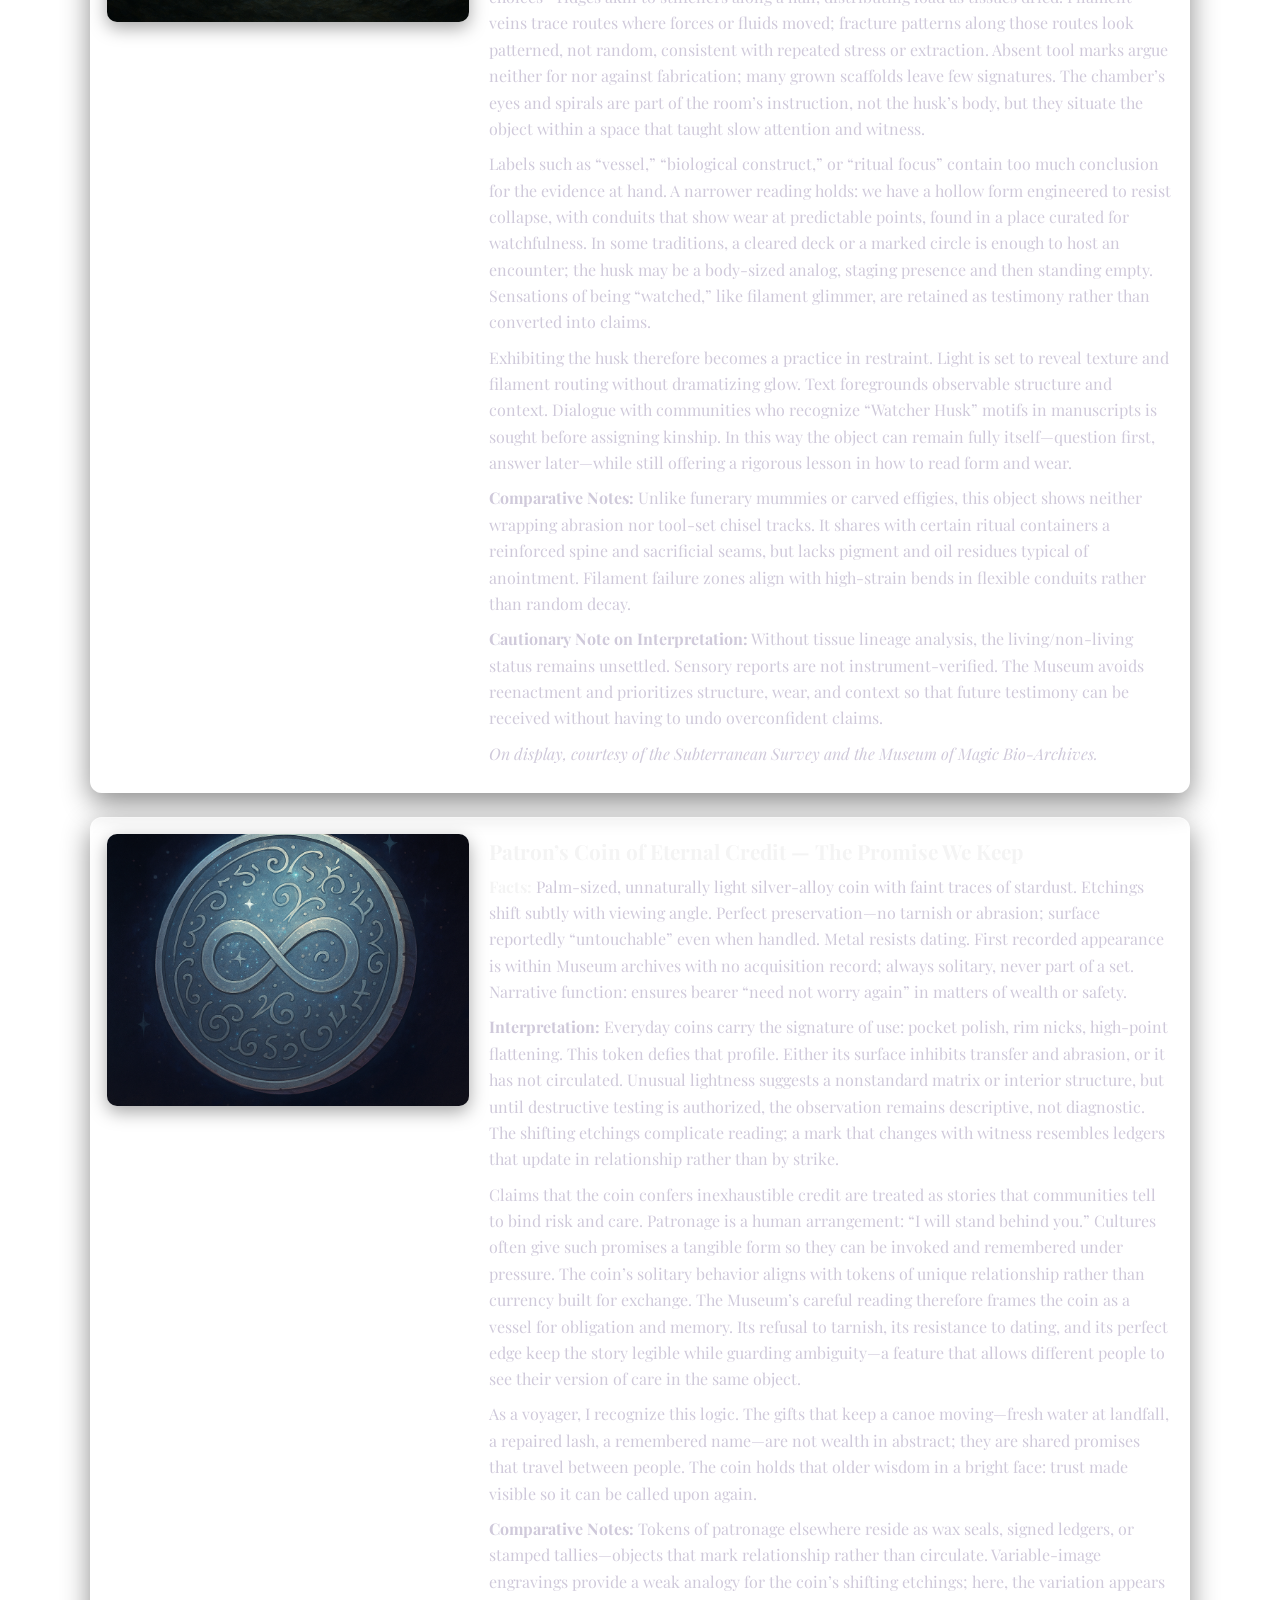
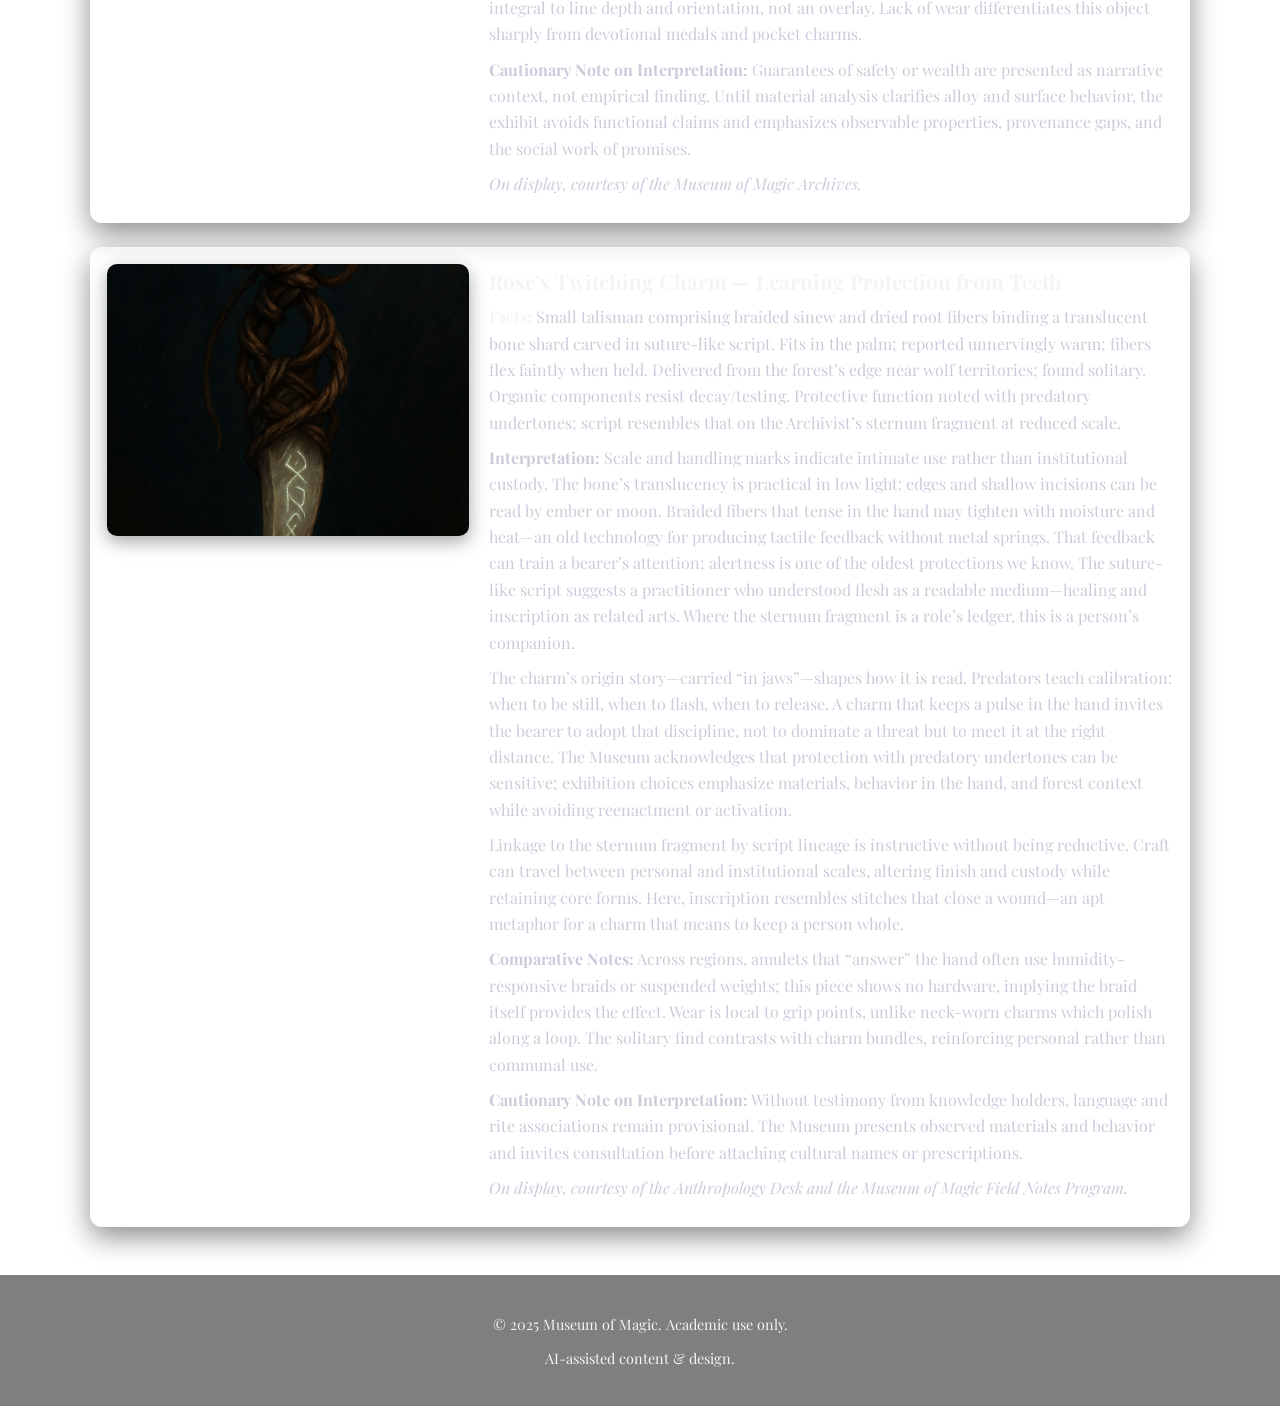
<file: html-folder/history.html>
<!DOCTYPE html>
<html lang="en">
<head>
  <meta charset="UTF-8" />
  <meta name="viewport" content="width=device-width, initial-scale=1.0" />
  <meta name="author" content="Trevor Parker" />
  <meta name="description" content="Long-form histories and comparative notes for the Museum of Magic collections." />
  <meta name="robots" content="noindex, nofollow" />
  <title>Museum of Magic: Histories</title>

  <!-- Fonts -->
  <link rel="preconnect" href="https://fonts.gstatic.com" crossorigin />
  <link rel="preconnect" href="https://fonts.googleapis.com" />
  <link href="https://fonts.googleapis.com/css2?family=Playfair+Display&display=swap" rel="stylesheet" />

  <!-- Site styles -->
  <link rel="stylesheet" href="../css-folder/index-style.css" />
  <!-- Histories layout & modal styles reused from collections work -->
  <link rel="stylesheet" href="../css-folder/interpretations.css" />
</head>
<body>
  <header>
    <h1>Museum of Magic: Histories</h1>
    <div class="header-container">
      <nav class="main-nav" aria-label="Primary">
        <ul>
          <li><a href="../index.html">Home</a></li>
          <li><a href="staff.html">Staff</a></li>
          <li><a href="collections.html">Collections</a></li>
          <li><a href="anthropology.html">Anthropology</a></li>
          <li><a href="archaeology.html">Archaeology</a></li>
          <li><a href="shop.html">Souvenir Shop</a></li>
        </ul>
      </nav>
    </div>

    <section class="intro">
      <p>
        Extended interpretive essays for our core artifacts live here. Each entry presents
        observable facts, a careful interpretation, comparative notes, and a caution on limits—
        so you can see how evidence becomes story without losing what the object plainly tells us.
      </p>
    </section>
  </header>

  <main class="histories" aria-labelledby="histories-title">
    <h2 id="histories-title">Histories & Comparative Notes</h2>

    <!-- History — Ocean-Weathered Va‘a Fragment -->
    <article class="history-entry" id="history-vaa">
      <img src="../images/collections/vaa-fragment.png"
           alt="Va‘a hull fragment with shell inlay" class="history-entry__img" />
      <div class="history-entry__body">
        <h3>Ocean-Weathered Va‘a Fragment — A Ledger of Work</h3>
        <div class="history-facts">
          <p><strong>Facts:</strong> Breadfruit hardwood; coconut-fiber lashings; seashell inlay. Length ~1.5 m, ~20 kg. Found in a coastal midden with fishing implements and shell ornaments. Rope-wear grooves and resin traces present. Carbon-dated ~800 years.</p>
        </div>
        <div class="history-interpretation">
          <p><strong>Interpretation:</strong> Middens keep the lives of things after their names are forgotten. To set a hull fragment within a household deposit is to say that its value was lived with, worn down, and finally returned to the same circle that sharpened hooks and cooked fish. Breadfruit wood and coconut-fiber lashings speak a grammar shared across the Pacific: flexible timber that rises and yields to swell, and cordage that distributes strain rather than locking it in place. Where iron fastenings fracture, lashings breathe. The resin pressed into seams marks care at sea—the work between storms when a crew inspects, mends, and recommits the canoe to another crossing. Shell inlay may be mnemonic, mapping the paths of lashings or the palms’ habitual purchase. It may also be aesthetic in a way that is practical: contrasting texture and shine train the eye and hand in the same gesture.</p>
          <p>In many telling of voyages, we chase beginnings and landfalls. This fragment argues for the middle: the maintenance cycle, the unglamorous chores that keep a community in motion. The wear is a syllabus. The curve shows a builder’s attention to waterline and lift; the grooves testify to repeated, trustworthy tension; the resin teaches the rhythm of inspection and repair. A midden context supports this reading: the fragment enters the domestic archive where used things gather—not a shrine, but a ledger of labor.</p>
          <p>Comparison to fragments from Tahiti and Hawaiʻi links this piece to a federation of technique rather than a single lineage. Depth and placement of rope-wear grooves resemble other double-hulled components; the seam mends cluster where builders learned the swell would press hardest. Differences in shell inlay patterns likely indicate teaching preferences or regional lashing paths more than status display. The artifact refuses any narrative of conquest; it instead curates a memory of reliability. Carve to flex, lash to distribute, mend to continue: three verbs that bind islands to one another as surely as stars do.</p>
        </div>
        <div class="history-comparative">
          <p><strong>Comparative Notes:</strong> Across curated examples, post-use deposition in middens is common, as if communities wished their canoes to finish among the daily instruments that sustained the same voyages. Resin compositions vary, which may encode resource availability rather than doctrinal difference. Lashing groove profiles correlate with cordage diameter; this fragment’s profile suggests a balance between strength and replaceability favored in extended inter-island traffic.</p>
        </div>
        <div class="history-caution">
          <p><strong>Cautionary Note on Interpretation:</strong> Without adjoining timbers and a complete lashing schema, we cannot confirm canoe class, sail plan, or route. Shell inlay readings remain hypotheses. Respect for navigators and builders means leaving confirmatory readings to communities who hold that knowledge, while presenting the observable lessons of wear and repair.</p>
        </div>
        <p class="history-credit"><em>On display, courtesy of the Museum of Magic Collections Department.</em></p>
      </div>
    </article>

    <!-- History — The Archivist’s Sternum Fragment -->
    <article class="history-entry" id="history-sternum">
      <img src="../images/collections/archivists-sternum.png"
           alt="Sternum-shaped bone plate with crystalline veins" class="history-entry__img" />
      <div class="history-entry__body">
        <h3>The Archivist’s Sternum Fragment — Reading in Bone</h3>
        <div class="history-facts">
          <p><strong>Facts:</strong> Calcified, unusually dense bone plate with the flat curve of a human sternum; roughly hand-sized yet heavy for its dimensions. Crystal veins glow faintly. Discovered deep in the Museum archives, misfiled among anatomical teaching specimens; catalogued alone with nearby jars bearing numbers struck through in red ink. Inscriptions resemble surgical sutures and are reported to glow on bare touch, especially along scar tissue. Carbon dating and comparative osteology return no age.</p>
        </div>
        <div class="history-interpretation">
          <p><strong>Interpretation:</strong> Archives keep two memories: the arranged and the mislaid. This fragment belongs to the second, the kind that reveals the limits of the first. Its heft slows the hand. The suture-like script guides the eye along curves a ribcage already knows. Communities that keep vows in bodies rather than books are not strangers to ocean people; we, too, have read weather from scars and stories from callus. The Museum’s hypothesis—ritual ledger bone for debts or oaths—fits the material, finish, and reported behavior at touch. Where a personal charm binds a single life to a sign, a ledger binds many lives to a role. A sternum, seat of breath and witness, suits such work: near enough to feel, durable enough to last.</p>
          <p>Yet the fragment’s entrance into the archive without record teaches another lesson: context is part of truth. Without chain-of-custody, demonstration should not become performance. Public display can model care by presenting what is seen (bone, crystal veins, sutural inscription) and what is said (glow on touch), while resisting theatrics that would convert testimony into spectacle. The crystal veins align with paths of inscription as if craft followed structure, not unlike a shipwright aligning grain and lashing. If the glow does concentrate at scars, the object stages an ethics of remembrance: a record that answers the history written on a body without erasing it.</p>
        </div>
        <div class="history-comparative">
          <p><strong>Comparative Notes:</strong> The bone-script echoes markings on Rose’s Twitching Charm but differs in scale and polish, suggesting institutional custody rather than intimate amulet. Unlike ossuary inscriptions built for burial, this plate shows no funerary abrasion; edge wear is minimal, implying careful storage and episodic consultation rather than continuous handling. The absence of companion pieces argues for a portable register rather than a bound set.</p>
        </div>
        <div class="history-caution">
          <p><strong>Cautionary Note on Interpretation:</strong> Touch-responsive glow remains an observation, not a replicated experiment. Indeterminate dating prevents cultural assignment by period or region. Until communities with knowledge or claim speak to it, the exhibit should refrain from definitive origin stories and instead show how careful attention can hold an object that may, in turn, hold us.</p>
        </div>
        <p class="history-credit"><em>On display, courtesy of the Museum of Magic Archives.</em></p>
      </div>
    </article>

    <!-- History — Dark Crystal Shard -->
    <article class="history-entry" id="history-dark-crystal">
      <img src="../images/collections/mountain-dark-crystal.png"
           alt="Jagged dark crystal shard with faint internal glow resting in basalt"
           class="history-entry__img" />
      <div class="history-entry__body">
        <h3>Dark Crystal Shard — Keeping Attention in Stone</h3>
        <div class="history-facts">
          <p><strong>Facts:</strong> Volcanic glass-like crystal with faint internal luminescence; ~30 cm in length, sharply faceted and surprisingly heavy. Edges remain unweathered; micro-striations along facets suggest repeated handling or insertion. Found protruding from a basalt crevice on a mountain pass with only mineral scatter nearby. Adjacent cairns and petroglyphs depict jagged crystals. Mineral dating inconclusive; preservation complete.</p>
        </div>
        <div class="history-interpretation">
          <p><strong>Interpretation:</strong> The shard offers two plain registers of evidence: its material body and its setting. Density out of proportion to size and intact sharp edges indicate protection from rolling abrasion; a crevice placement would provide that. The fine, parallel striations along certain edges align with repeated contact at consistent angles—what you see on objects that are gripped, lowered, and lifted in the same way over time. While modern language reaches quickly for “energy,” a more grounded reading is attentional: stones are often used to anchor group focus, particularly where light changes predictably. The shard’s facets catch low sun and torchlight; the faint luminescence is recorded as testimony, not instrumented effect.</p>
          <p>Nearby cairns and petroglyphs showing similar forms matter because they embed the shard in a landscape that teaches looking. A cairn is a sentence in stone. Set a dark shard into such a stack and you add punctuation that gleams at a moment of day or ritual—dawn through a notch, flame at an appointed word—cueing a community to breathe together. If the shard was once embedded, the micro-striations could be the wear pattern from a setting groove or clamp. Nothing in the record demands a mechanism beyond careful placement and repeated use.</p>
          <p>On voyages we also learn this economy: a fixed star, not for steering but for holding a word—someone’s name, a promise—so the whole crew can attend. The shard reads like that kind of tool. It keeps attention steady. It is a reliable surface for shared timing rather than a source of force. Reliability is itself a kind of cultural power.</p>
        </div>
        <div class="history-comparative">
          <p><strong>Comparative Notes:</strong> In the Museum’s Resonant Stones collections, paired anchors show reciprocal markings where two pieces meet. This shard lacks such complement; wear is unilateral and edge-focused, more like insertion against a fixed cradle. Other high-altitude anchors show similar protection from abrasion via crevice seating, often chest-high so gathered people can see light catch together.</p>
        </div>
        <div class="history-caution">
          <p><strong>Cautionary Note on Interpretation:</strong> With no associated offerings or tools, specific rites cannot be assigned. Petroglyph parallels are suggestive, not confirmatory. Reports of glow are preserved as witness statements. Exhibition language emphasizes observed material, placement, and wear over speculative effects.</p>
        </div>
        <p class="history-credit"><em>On display, courtesy of the Highland Survey and the Museum of Magic Geomaterials Collection.</em></p>
      </div>
    </article>

    <!-- History — Stone of Echoing Whispers -->
    <article class="history-entry" id="history-echoing-stone">
      <img src="../images/collections/ritual-memory-stone.png"
           alt="Rounded ritual stone with aligned mineral veins and crisp carved lines"
           class="history-entry__img" />
      <div class="history-entry__body">
        <h3>Stone of Echoing Whispers — Holding the Circle by Fire</h3>
        <div class="history-facts">
          <p><strong>Facts:</strong> Granite-like, roughly spherical stone (~40 cm diameter; ~25 kg) with aligned mineral veins and precise carvings. Surface displays concentric burn rings from repeated, controlled heat exposure. Found at a highland ritual site near collapsed altar stones, with shattered implements and fragments of bone charms. Not buried; placed centrally on ceremonial ground. Inscriptions reference cycles of death and rebirth. Witnesses report faint “echo” phenomena; not replicated in testing.</p>
        </div>
        <div class="history-interpretation">
          <p><strong>Interpretation:</strong> Mass and roundness resist topple; the object is engineered by selection rather than reshaping. Even burn rings imply consistent fire management over many occasions—warming to a known threshold and letting the stone cool within guidance. The carver’s choice to follow mineral veins with the geometry matters: when tools respect internal structure, a stone distributes heat and strain more evenly and endures more cycles. That is practical craft, not mystique, and it helps explain why these carvings remain crisp.</p>
          <p>“Echo” can be read in several registers. Acoustically, a dense, smooth body near hard surfaces will return voice with clarity. Socially, an object that behaves the same way every time allows a group to repeat actions together—call and response without amplification. The stone’s role, grounded in its material behavior, is to keep rhythm and orientation. If overlapping rituals occurred here (as suggested by multiple burn cycles and implement scatter), the stone’s reliability would have provided continuity across lineages: different words, same circle, a center that doesn’t shift under pressure.</p>
          <p>From a seafarer’s perspective, anchors need not be iron; songs and hand-rules also hold us to a course. This stone works like that, not by exerting force but by providing a dependable frame. Its teaching is plain: choose materials that keep trust, then repeat with care.</p>
        </div>
        <div class="history-comparative">
          <p><strong>Comparative Notes:</strong> Many ritual anchors spall under thermal cycling; this specimen’s preservation supports controlled heat and orientation to grain. Bone-charm fragments link the site to practices that also carry memory in organic media before returning it to a central stone for renewal or release.</p>
        </div>
        <div class="history-caution">
          <p><strong>Cautionary Note on Interpretation:</strong> Without living community guidance, inscriptions are presented in functional terms (sequence, alignment) rather than doctrine. Reported “whispers” remain testimony. Exhibit text privileges mass, heat marks, and alignment, with invitations for knowledge-holder consultation.</p>
        </div>
        <p class="history-credit"><em>On display, courtesy of the Ritual Studies Program and the Museum of Magic Collections.</em></p>
      </div>
    </article>

    <!-- History — The Hollow Husk -->
    <article class="history-entry" id="history-husk">
      <img src="../images/collections/hollow-husk.png"
           alt="Elongated hollow husk with leathery tissue, ridges, and silvered filament veins"
           class="history-entry__img" />
      <div class="history-entry__body">
        <h3>The Hollow Husk — A Shell and the Limits of Our Words</h3>
        <div class="history-facts">
          <p><strong>Facts:</strong> Semi-organic remains with leathery tissue, bone-like ridges, and silvery filament veins; ~1.8 m long, elongated humanoid silhouette, hollow interior; lightweight due to desiccation. Carbon traces degraded; age indeterminate. Found alone in a subterranean cavern chamber beneath collapsed strata; no formal interment. Cavern walls carved with eyes and spirals. Filaments worn and fractured in regions, suggesting depletion or transfer; faint filament glow reported under lantern light. No associated artifacts beyond mineral fragments.</p>
        </div>
        <div class="history-interpretation">
          <p><strong>Interpretation:</strong> The structure preserves volume rather than collapsing, which implies design choices—ridges akin to stiffeners along a hull, distributing load as tissues dried. Filament veins trace routes where forces or fluids moved; fracture patterns along those routes look patterned, not random, consistent with repeated stress or extraction. Absent tool marks argue neither for nor against fabrication; many grown scaffolds leave few signatures. The chamber’s eyes and spirals are part of the room’s instruction, not the husk’s body, but they situate the object within a space that taught slow attention and witness.</p>
          <p>Labels such as “vessel,” “biological construct,” or “ritual focus” contain too much conclusion for the evidence at hand. A narrower reading holds: we have a hollow form engineered to resist collapse, with conduits that show wear at predictable points, found in a place curated for watchfulness. In some traditions, a cleared deck or a marked circle is enough to host an encounter; the husk may be a body-sized analog, staging presence and then standing empty. Sensations of being “watched,” like filament glimmer, are retained as testimony rather than converted into claims.</p>
          <p>Exhibiting the husk therefore becomes a practice in restraint. Light is set to reveal texture and filament routing without dramatizing glow. Text foregrounds observable structure and context. Dialogue with communities who recognize “Watcher Husk” motifs in manuscripts is sought before assigning kinship. In this way the object can remain fully itself—question first, answer later—while still offering a rigorous lesson in how to read form and wear.</p>
        </div>
        <div class="history-comparative">
          <p><strong>Comparative Notes:</strong> Unlike funerary mummies or carved effigies, this object shows neither wrapping abrasion nor tool-set chisel tracks. It shares with certain ritual containers a reinforced spine and sacrificial seams, but lacks pigment and oil residues typical of anointment. Filament failure zones align with high-strain bends in flexible conduits rather than random decay.</p>
        </div>
        <div class="history-caution">
          <p><strong>Cautionary Note on Interpretation:</strong> Without tissue lineage analysis, the living/non-living status remains unsettled. Sensory reports are not instrument-verified. The Museum avoids reenactment and prioritizes structure, wear, and context so that future testimony can be received without having to undo overconfident claims.</p>
        </div>
        <p class="history-credit"><em>On display, courtesy of the Subterranean Survey and the Museum of Magic Bio-Archives.</em></p>
      </div>
    </article>

    <!-- History — Patron’s Coin of Eternal Credit -->
    <article class="history-entry" id="history-coin">
      <img src="../images/collections/Patrons-Coin-of-Eternal-Credit.png"
           alt="Pristine etched silver coin with shifting runes and an infinity motif"
           class="history-entry__img" />
      <div class="history-entry__body">
        <h3>Patron’s Coin of Eternal Credit — The Promise We Keep</h3>
        <div class="history-facts">
          <p><strong>Facts:</strong> Palm-sized, unnaturally light silver-alloy coin with faint traces of stardust. Etchings shift subtly with viewing angle. Perfect preservation—no tarnish or abrasion; surface reportedly “untouchable” even when handled. Metal resists dating. First recorded appearance is within Museum archives with no acquisition record; always solitary, never part of a set. Narrative function: ensures bearer “need not worry again” in matters of wealth or safety.</p>
        </div>
        <div class="history-interpretation">
          <p><strong>Interpretation:</strong> Everyday coins carry the signature of use: pocket polish, rim nicks, high-point flattening. This token defies that profile. Either its surface inhibits transfer and abrasion, or it has not circulated. Unusual lightness suggests a nonstandard matrix or interior structure, but until destructive testing is authorized, the observation remains descriptive, not diagnostic. The shifting etchings complicate reading; a mark that changes with witness resembles ledgers that update in relationship rather than by strike.</p>
          <p>Claims that the coin confers inexhaustible credit are treated as stories that communities tell to bind risk and care. Patronage is a human arrangement: “I will stand behind you.” Cultures often give such promises a tangible form so they can be invoked and remembered under pressure. The coin’s solitary behavior aligns with tokens of unique relationship rather than currency built for exchange. The Museum’s careful reading therefore frames the coin as a vessel for obligation and memory. Its refusal to tarnish, its resistance to dating, and its perfect edge keep the story legible while guarding ambiguity—a feature that allows different people to see their version of care in the same object.</p>
          <p>As a voyager, I recognize this logic. The gifts that keep a canoe moving—fresh water at landfall, a repaired lash, a remembered name—are not wealth in abstract; they are shared promises that travel between people. The coin holds that older wisdom in a bright face: trust made visible so it can be called upon again.</p>
        </div>
        <div class="history-comparative">
          <p><strong>Comparative Notes:</strong> Tokens of patronage elsewhere reside as wax seals, signed ledgers, or stamped tallies—objects that mark relationship rather than circulate. Variable-image engravings provide a weak analogy for the coin’s shifting etchings; here, the variation appears integral to line depth and orientation, not an overlay. Lack of wear differentiates this object sharply from devotional medals and pocket charms.</p>
        </div>
        <div class="history-caution">
          <p><strong>Cautionary Note on Interpretation:</strong> Guarantees of safety or wealth are presented as narrative context, not empirical finding. Until material analysis clarifies alloy and surface behavior, the exhibit avoids functional claims and emphasizes observable properties, provenance gaps, and the social work of promises.</p>
        </div>
        <p class="history-credit"><em>On display, courtesy of the Museum of Magic Archives.</em></p>
      </div>
    </article>

    <!-- History — Rose’s Twitching Charm -->
    <article class="history-entry" id="history-rose">
      <img src="../images/collections/rose-fang-charm.png"
           alt="Translucent bone shard charm bound with braided sinew and root fibers"
           class="history-entry__img" />
      <div class="history-entry__body">
        <h3>Rose’s Twitching Charm — Learning Protection from Teeth</h3>
        <div class="history-facts">
          <p><strong>Facts:</strong> Small talisman comprising braided sinew and dried root fibers binding a translucent bone shard carved in suture-like script. Fits in the palm; reported unnervingly warm; fibers flex faintly when held. Delivered from the forest’s edge near wolf territories; found solitary. Organic components resist decay/testing. Protective function noted with predatory undertones; script resembles that on the Archivist’s sternum fragment at reduced scale.</p>
        </div>
        <div class="history-interpretation">
          <p><strong>Interpretation:</strong> Scale and handling marks indicate intimate use rather than institutional custody. The bone’s translucency is practical in low light: edges and shallow incisions can be read by ember or moon. Braided fibers that tense in the hand may tighten with moisture and heat—an old technology for producing tactile feedback without metal springs. That feedback can train a bearer’s attention; alertness is one of the oldest protections we know. The suture-like script suggests a practitioner who understood flesh as a readable medium—healing and inscription as related arts. Where the sternum fragment is a role’s ledger, this is a person’s companion.</p>
          <p>The charm’s origin story—carried “in jaws”—shapes how it is read. Predators teach calibration: when to be still, when to flash, when to release. A charm that keeps a pulse in the hand invites the bearer to adopt that discipline, not to dominate a threat but to meet it at the right distance. The Museum acknowledges that protection with predatory undertones can be sensitive; exhibition choices emphasize materials, behavior in the hand, and forest context while avoiding reenactment or activation.</p>
          <p>Linkage to the sternum fragment by script lineage is instructive without being reductive. Craft can travel between personal and institutional scales, altering finish and custody while retaining core forms. Here, inscription resembles stitches that close a wound—an apt metaphor for a charm that means to keep a person whole.</p>
        </div>
        <div class="history-comparative">
          <p><strong>Comparative Notes:</strong> Across regions, amulets that “answer” the hand often use humidity-responsive braids or suspended weights; this piece shows no hardware, implying the braid itself provides the effect. Wear is local to grip points, unlike neck-worn charms which polish along a loop. The solitary find contrasts with charm bundles, reinforcing personal rather than communal use.</p>
        </div>
        <div class="history-caution">
          <p><strong>Cautionary Note on Interpretation:</strong> Without testimony from knowledge holders, language and rite associations remain provisional. The Museum presents observed materials and behavior and invites consultation before attaching cultural names or prescriptions.</p>
        </div>
        <p class="history-credit"><em>On display, courtesy of the Anthropology Desk and the Museum of Magic Field Notes Program.</em></p>
      </div>
    </article>
  </main>

  <footer>
    <p>&copy; 2025 Museum of Magic. Academic use only.</p>
    <p>AI-assisted content &amp; design.</p>
  </footer>
</body>
</html>
</file>
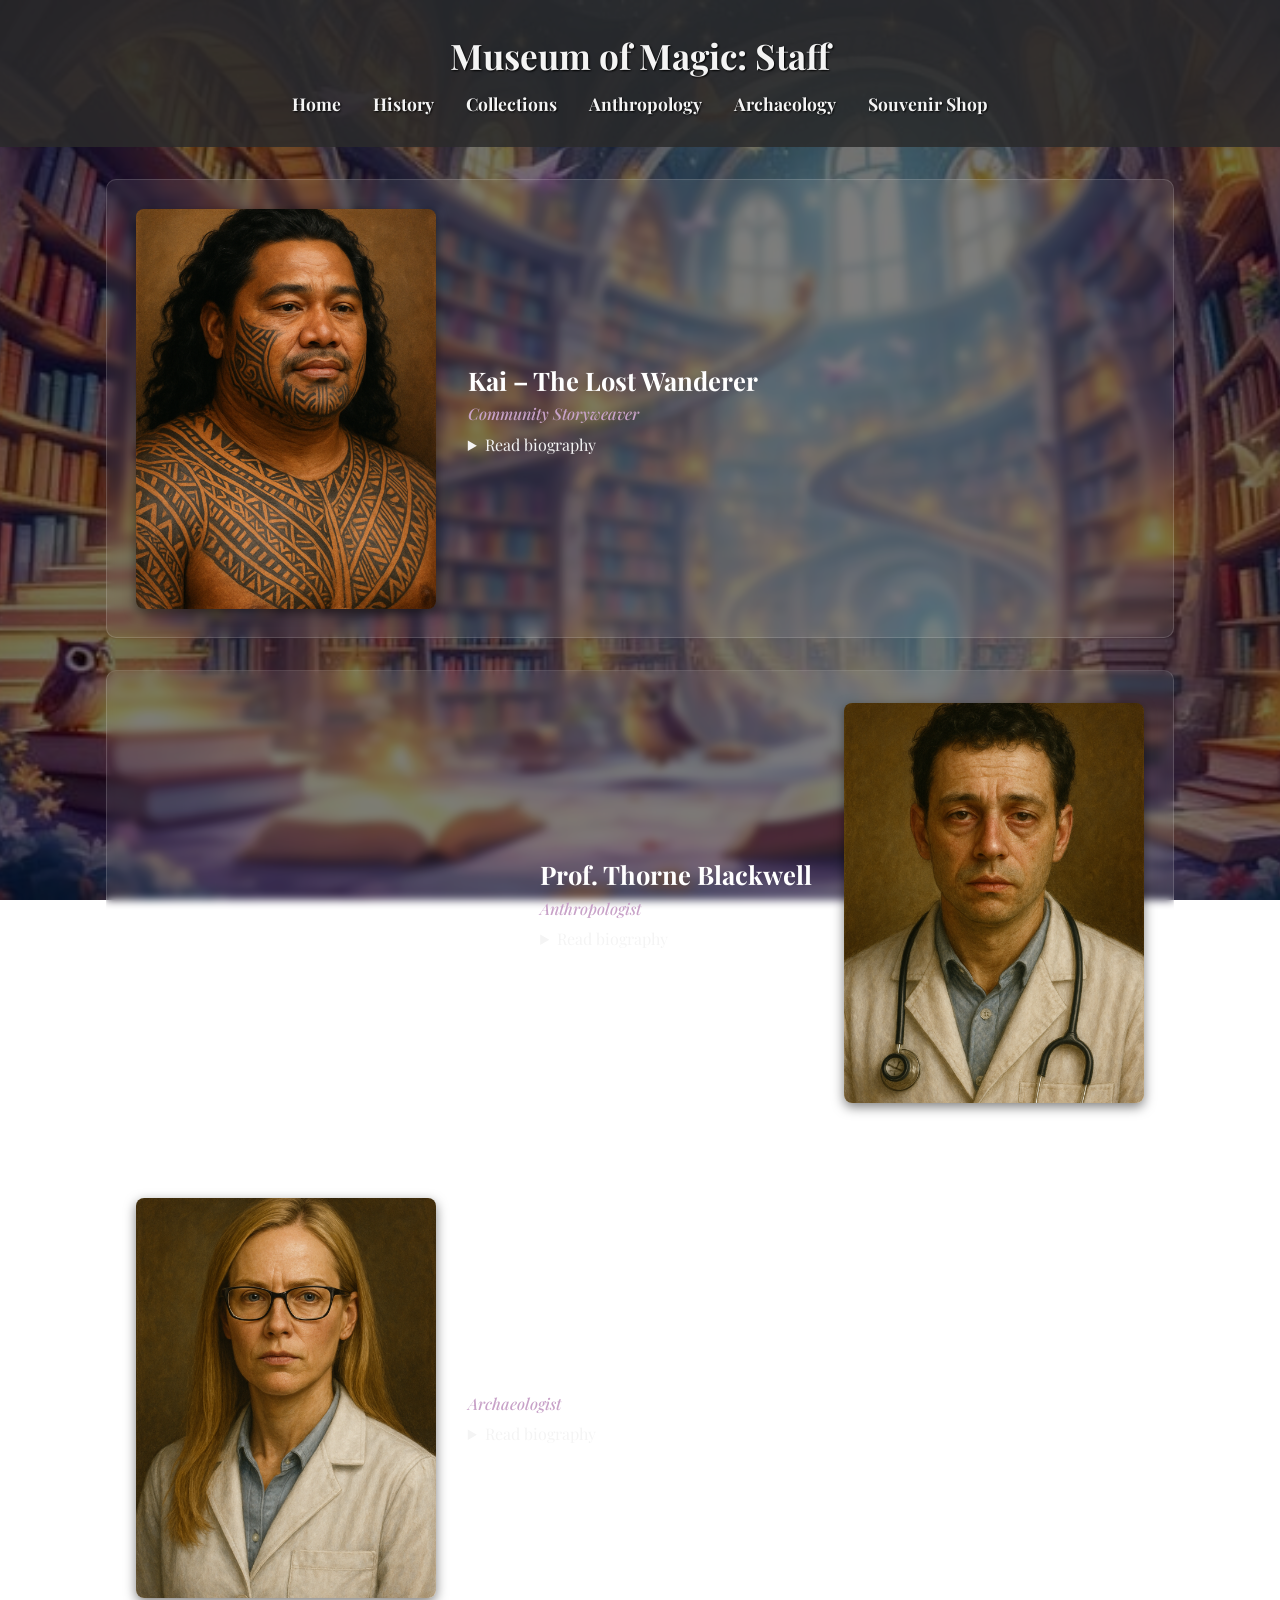
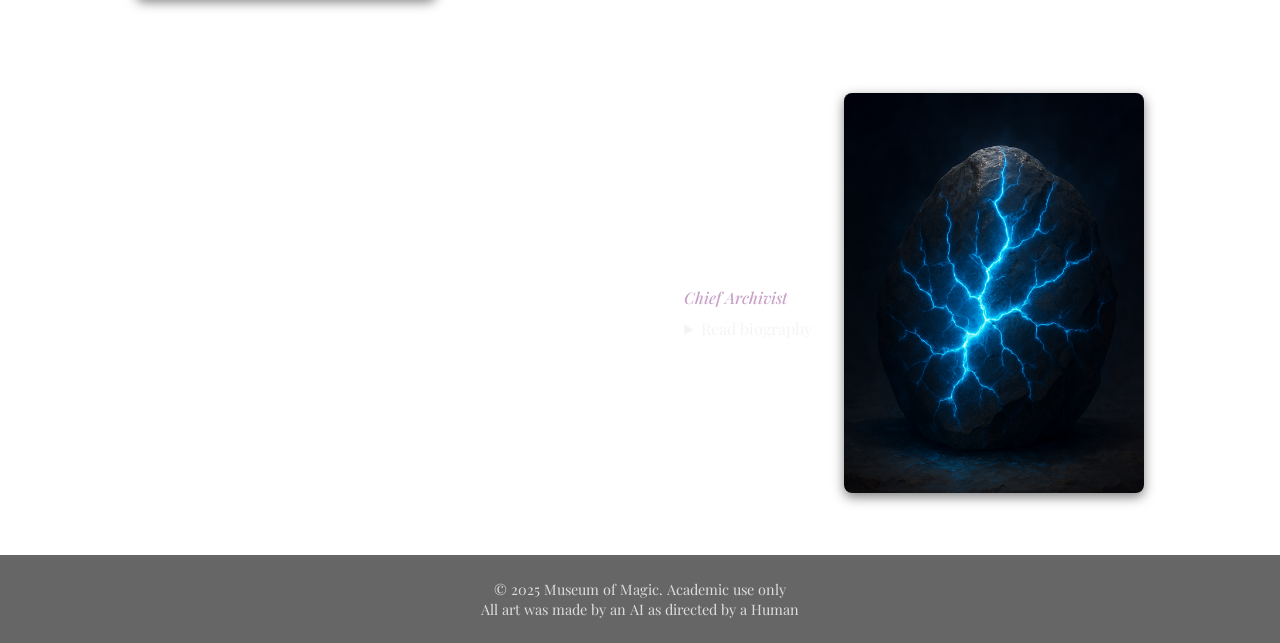
<file: html-folder/staff.html>
<!DOCTYPE html>
<html lang="en">
<head>
  <meta charset="UTF-8" />
  <meta name="viewport" content="width=device-width, initial-scale=1.0" />
  <meta name="author" content="Trevor Parker" />
  <meta name="description" content="Meet the staff of the Museum of Magic. Learn about their backgrounds, expertise, and stories." />
  <title>Museum of Magic: Staff</title>
  <link href="https://fonts.googleapis.com/css2?family=Playfair+Display&display=swap" rel="stylesheet" />
  <link rel="stylesheet" href="../css-folder/staff-style.css" />
</head>
<body>
  <header>
    <h1>Museum of Magic: Staff</h1>
    <nav class="main-nav">
      <ul>
        <li><a href="../index.html">Home</a></li>
        <li><a href="history.html">History</a></li>
        <li><a href="collections.html">Collections</a></li>
        <li><a href="anthropology.html">Anthropology</a></li>
        <li><a href="archaeology.html">Archaeology</a></li>
        <li><a href="shop.html">Souvenir Shop</a></li> 
      </ul>
    </nav>
  </header>

  <main class="staff-container">

    <!-- Kai -->
    <section id="kai" class="staff-member">
      <img src="../images/Kai-TheLostWanderer.png" alt="Portrait of Kai, The Lost Wanderer" />
      <div class="staff-bio">
        <h2>Kai – The Lost Wanderer</h2>
        <h4>Community Storyweaver</h4>
        <details>
          <summary>Read biography</summary>
          <p>
            Kai was one of the first Polynesian explorers. With a name that means “Sea,” he believed it was his destiny to conquer the oceans. At just 14, he set sail and rarely returned to land. At 23, a devastating storm struck. Praying to Tangaroa, the Polynesian god of the sea, seemed futile as he was thrown overboard into the dark depths. Just when he thought it was his end, strange men on a metal vessel pulled him to safety.  
          </p>
          <p>
            With countless tales of seafaring, both legendary and real, Kai’s knowledge became invaluable. Despite skepticism, one of his rescuers recommended him to the Museum of Magic. There, his wisdom helped fill gaps in ancient cultural understanding, making him an essential contributor to the preservation of forgotten knowledge.  
          </p>
        </details>
      </div>
    </section>

    <!-- Thorne Blackwell -->
    <section id="thorne" class="staff-member reverse">
      <img src="../images/Doctor-ThorneBlackwell.png" alt="Portrait of Professor Thorne Blackwell" />
      <div class="staff-bio">
        <h2>Prof. Thorne Blackwell</h2>
        <h4>Anthropologist</h4>
        <details>
          <summary>Read biography</summary>
          <p>
            Born with knowledge of a language long thought extinct, Thorne struggled in childhood, finding it difficult to learn his native Swedish. Misunderstood as slow, he grew withdrawn—until he found companionship in a stray cat he named Rose. Their bond deepened his connection to nature, which always seemed to welcome him—until a wolf attacked Rose.  
          </p>
          <p>
            Saved by a kind nurse, Rose survived, and Thorne’s life changed forever. He pursued medicine, discovering that the strange language within him was one of flesh itself. His unique skills brought him to the Museum of Magic, where he began as a doctor and soon became an invaluable anthropologist, bridging science and the mysteries of humanity.  
          </p>
        </details>
      </div>
    </section>

    <!-- Selene Vire -->
    <section id="selene" class="staff-member">
      <img src="../images/SeleneVire.png" alt="Portrait of Selene Vire" />
      <div class="staff-bio">
        <h2>Selene Vire</h2>
        <h4>Archaeologist</h4>
        <details>
          <summary>Read biography</summary>
          <p>
            From an early age, Selene was captivated by science and discovery. While others played, she experimented. Her brilliance was undeniable: at 12, she became the youngest researcher to present a groundbreaking discovery—a new form of energy beyond conventional physics, flowing through all living and nonliving things.  
          </p>
          <p>
            Though the scientific world clamored for her, an elderly woman revealed the impossible—control of that energy. Selene’s fascination deepened, but before she could ask further questions, the woman left only a business card: “Museum of Magic.” It was the start of Selene’s journey into mysteries beyond science.  
          </p>
        </details>
      </div>
    </section>

    <!-- Rocky -->
    <section id="rocky" class="staff-member reverse">
      <img src="../images/Rocky.png" alt="Rocky, the sentient ritual stone" />
      <div class="staff-bio">
        <h2>Rocky</h2>
        <h4>Chief Archivist</h4>
        <details>
          <summary>Read biography</summary>
          <p>
            During a ritual meant to commune with the dead, a nearby stone absorbed strange energies from overlapping ceremonies across time. To the shock of all, the stone gained awareness and power. As the ritual threatened to spiral out of control, the stone—later named “Rocky”—threw itself into the magic, closing the widening gate to the realm of death.  
          </p>
          <p>
            Hailed as one of the first heroes of the Museum, Rocky’s talents in ritual magic earned it a place of honor. When the ritual program was restricted due to casualties, Rocky was entrusted with safeguarding history itself, becoming the Museum’s Chief Archivist.  
          </p>
        </details>
      </div>
    </section>
  </main>

  <footer>
    <p>&copy; 2025 Museum of Magic. Academic use only</p>
    <p>All art was made by an AI as directed by a Human</p>
  </footer>
</body>
</html>
</file>
<file: css-folder/index-style.css>
body {
  font-family: 'Playfair Display', serif;
  margin: 0;
  padding: 0;
  background: url('../images/magical-library-museum.jpg') center center / cover no-repeat fixed;
  color: #f4f4f4;
  position: relative;
  z-index: 0;
  text-align: center;
}
/* Sets the overall style of everything in the body */
body::before {
  content: "";
  position: fixed;
  inset: 0;
  background-color: rgba(0, 0, 0, 0.5); /* 60% dark overlay */
  z-index: -1;
}
/* coding to allow image background */
header {
  padding: 2rem;
  background-color: #2b2b2b;
  text-shadow: 1px 1px 2px black;
  text-align: center;
  width: 100%;
}
/* styling header with color, shadow and alignment */
.header-container {
  display: flex;
  justify-content: center;
  align-items: center;
  margin-top: 1rem;
  width: 100%;
}
/*Displays Staff and Collection links */
.main-nav {       
  text-align: center;
}
/*Centers links*/
.main-nav ul {
  list-style: none;
  display: flex;
  gap: 2rem;
  margin: 0;
  padding: 0;
  justify-content: center; /* Center nav items */
}
/*sets overall list style */
.main-nav li a {
  text-decoration: none;
  color: #f4f4f4;
  font-weight: bold;
  font-size: 1.1rem;
  transition: color 0.3s ease;
}
/* Decorates Links */
.main-nav li a:hover {
  color: #c8a2c8;  /* Light purple on hover */
  transform: scale(1.02);
}
/*Increases interactivity of links*/
.intro-text {
  background: none; /* Remove box background */
  color: #f4f4f4;
  padding-top: 1rem;
  font-size: 1.2rem;
  max-width: 800px;
  margin: 0 auto;
  line-height: 1.6;
}

.options-row {
  display: flex;
  justify-content: space-between;  
  gap: 2rem;                       
  padding: 2rem 4rem;
  flex-wrap: wrap;                 
  max-width: 1200px;
  margin: 0 auto;
}
/*Defines main text Boxes */

.option {
  flex: 1 1 calc(33.333% - 1.33rem); 
  background-color: rgba(255, 255, 255, 0.1);
  padding: 2rem;
  border-radius: 8px;
  border: 1px solid #ccc;
  backdrop-filter: blur(3px);
  box-sizing: border-box;
  text-align: left;
  line-height: 1.6;
  transition: transform 0.2s ease;
  min-width: 280px; 
}
/*Defines main text boxes style, interactivity, and color*/
.option:hover {
  transform: scale(1.02);
}
/*makes option slightly larger when hovered over */
main {
  min-height: 80vh;
  padding-bottom: 3rem;
}
/* sets the behaviour of the main text boxes */
footer {
  text-align: center;
  padding: 1.5rem;
  background-color: rgba(0, 0, 0, 0.5);
  font-size: 0.9rem;
}
/* styles the footer */
</file>
<file: css-folder/cart-style.css>
/* =========================
   Museum of Magic — Cart
   ========================= */
:root{
  --bg-overlay: rgba(0,0,0,.60);
  --panel: rgba(255,255,255,.08);
  --panel-strong: rgba(255,255,255,.12);
  --text:#f4f4f4;
  --muted:#cfc9da;
  --accent:#c8a2c8;
  --accent-strong:#e0d0ff;
  --shadow:0 8px 30px rgba(0,0,0,.45);
  --radius:14px;
  --radius-sm:10px;
  --border:1px solid rgba(255,255,255,.15);
  --focus:0 0 0 3px rgba(200,162,200,.35);
}

*,*::before,*::after{ box-sizing:border-box; }
html{ scroll-behavior:smooth; }
body{
  font-family:'Playfair Display', serif;
  margin:0;
  color:var(--text);
  background:url('../images/magical-library-museum.jpg') center/cover no-repeat fixed;
  min-height:100dvh;
  position:relative;
}
body::before{
  content:"";
  position:fixed; inset:0;
  background:var(--bg-overlay);
  z-index:-1;
}

/* ===== Header + Nav (matches site) ===== */
header{
  padding:2rem 1rem 1.25rem;
  background:rgba(20,20,20,.75);
  border-bottom:var(--border);
  box-shadow:var(--shadow);
  text-shadow:1px 1px 2px rgba(0,0,0,.85);
}
header h1{ margin:0; text-align:center; letter-spacing:.5px; }
.main-nav{ margin-top:.8rem; display:flex; justify-content:center; }
.main-nav ul{
  list-style:none; margin:0; padding:.5rem .75rem;
  display:flex; gap:1.2rem;
  background:var(--panel);
  border:var(--border); border-radius:var(--radius-sm);
  backdrop-filter:blur(3px);
}
.main-nav a{
  color:var(--text); text-decoration:none; font-weight:700;
  padding:.45rem .7rem; border-radius:8px;
  transition:color .16s ease, background .16s ease, transform .16s ease;
}
.main-nav a:hover{ color:var(--accent); background:rgba(255,255,255,.05); }
.main-nav a:focus-visible{ outline:none; box-shadow:var(--focus); }

/* ===== Cart Layout ===== */
.cart-wrap{
  max-width:1100px;
  margin:2rem auto 3rem;
  padding:0 1rem;
  display:grid;
  gap:1.5rem;
}
@media (min-width: 960px){
  .cart-wrap{
    grid-template-columns: 1fr minmax(320px, 38%);
    align-items:start;
  }
}

/* Controls (member toggle) */
.controls{
  grid-column:1 / -1;
  background:var(--panel);
  border:var(--border);
  border-radius:var(--radius-sm);
  box-shadow:var(--shadow);
  padding:.75rem 1rem;
  display:flex; align-items:center; gap:.75rem;
}
.controls label{ color:var(--text); }
.controls input[type="checkbox"]{
  width:18px; height:18px; accent-color:#6c63ff; cursor:pointer;
}

/* Cards */
#items, #summary, #emptyMsg{
  background:var(--panel);
  border:var(--border);
  border-radius:var(--radius);
  box-shadow:var(--shadow);
  padding:1rem 1rem 1.1rem;
}

/* Empty state */
#emptyMsg{
  color:var(--muted);
  border-style:dashed;
  text-align:left;
}

/* Line items list */
#items{ text-align:left; }
.line{
  display:grid;
  grid-template-columns: 1fr minmax(120px, .6fr) auto;
  align-items:center;
  gap:.6rem .8rem;
  padding:.5rem 0;
  border-bottom:1px solid rgba(255,255,255,.10);
}
.line:last-child{ border-bottom:none; }
.line-text{ color:var(--text); }
.line-amount{
  text-align:right;
  font-variant-numeric: tabular-nums;
  color:#fff;
}

/* Remove buttons (inline) */
.line button{
  background:#5b1a1a;
  color:#fff;
  border:1px solid rgba(255,255,255,.18);
  border-radius:8px;
  padding:.35rem .6rem;
  cursor:pointer;
  transition:filter .15s ease, transform .15s ease;
}
.line button:hover{ filter:brightness(1.05); transform:translateY(-1px); }
.line button:focus-visible{ outline:none; box-shadow:var(--focus); }

/* Summary block (pre) */
#summary{
  color:#0f0f12;
  background:rgba(255,255,255,.96);
  border:1px solid rgba(0,0,0,.12);
  font-family: ui-monospace, SFMono-Regular, Menlo, Consolas, monospace;
  white-space:pre;
  overflow:auto;
  border-radius:12px;
}
#summary::before{
  content:"Invoice Summary";
  display:block;
  font-family:'Playfair Display', serif;
  font-weight:700;
  color:#1a1a1a;
  margin:.25rem .15rem .5rem;
}

/* Footer actions */
.actions{
  grid-column:1 / -1;
  display:flex; gap:.75rem; flex-wrap:wrap;
}
.actions button{
  background:#30336b; color:#fff;
  border:none; border-radius:10px;
  padding:.55rem .9rem; font-weight:700; cursor:pointer;
  transition:transform .15s ease, filter .15s ease;
}
.actions button:hover{ filter:brightness(1.08); transform:translateY(-1px); }
.actions a{
  display:inline-block; text-decoration:none; color:#fff;
  background:#2b2b2b; border:1px solid rgba(255,255,255,.18);
  padding:.55rem .9rem; border-radius:10px; font-weight:700;
}
.actions a:hover{ filter:brightness(1.05); transform:translateY(-1px); }

/* Focus */
a:focus-visible, button:focus-visible{
  outline:none; box-shadow:var(--focus); border-radius:8px;
}

/* Print */
@media print{
  body{ background:#fff !important; color:#111 !important; }
  body::before, header, .main-nav, .controls, .actions{ display:none !important; }
  .cart-wrap{ grid-template-columns:1fr !important; margin:0; padding:0; }
  #items, #summary, #emptyMsg{
    background:#fff; border:1px solid #ccc; box-shadow:none; border-radius:0;
  }
}
</file>
<file: css-folder/interpretations.css>
/* ==========================================
   Museum of Magic — Interpretations & History
   (subnav, instruction, CSS-only modals, histories)
   ========================================== */

:root{
  --text: #f4f4f4;
  --muted: #cfc9da;
  --accent: #c8a2c8;
  --accent-strong: #e0d0ff;
  --panel: rgba(255,255,255,.10);
  --panel-strong: rgba(255,255,255,.14);
  --border: 1px solid rgba(255,255,255,.28);
  --focus: 0 0 0 3px rgba(200,162,200,.35);
}

/* Subnav + instruction */
.subnav{
  display:flex; gap:.75rem; justify-content:center; align-items:center;
  margin:1rem auto .5rem; padding:.5rem 1rem;
}
.subnav__btn{
  display:inline-block; text-decoration:none;
  background:rgba(255,255,255,.12); color:var(--text);
  border:1px solid rgba(255,255,255,.25);
  padding:.5rem .9rem; border-radius:10px; font-weight:700; letter-spacing:.2px;
  transition:transform .15s, filter .15s, background .2s;
}
.subnav__btn:hover{ transform:translateY(-1px); filter:brightness(1.05); }
.subnav__btn:focus-visible{ outline:none; box-shadow:var(--focus); }

.notice{
  max-width:900px; margin:.25rem auto 1rem; padding:.6rem .9rem;
  background:var(--panel); border:var(--border); border-radius:10px;
  color:var(--text); text-align:center;
}

/* Interpretation trigger button under each item */
.interpretation-btn{
  display:inline-block; margin:.2rem 0 .6rem;
  background:#30336b; color:#fff; border:0; border-radius:10px;
  padding:.55rem .9rem; font-weight:700; text-decoration:none;
  transition: transform .15s, filter .15s;
}
.interpretation-btn:hover{ filter:brightness(1.08); transform:translateY(-1px); }
.interpretation-btn:focus-visible{ outline:none; box-shadow:var(--focus); }

/* ===== CSS-only MODALS (no images inside) ===== */
.modal{ display:none; }
.modal:target{
  position:fixed; inset:0; z-index:9999;
  display:grid; place-items:center;
  background:rgba(0,0,0,.82);
  backdrop-filter: blur(2px);
}
.modal__dialog{
  width:min(900px, 92vw);
  background:#fff; color:#111;
  border-radius:12px; box-shadow:0 24px 64px rgba(0,0,0,.6);
  position:relative; overflow:hidden;
}
.modal__close{
  position:absolute; top:10px; right:12px;
  border:1px solid #ddd; background:#fff; color:#444;
  border-radius:8px; font-size:1.5rem; line-height:1;
  padding:0 .45rem .1rem; text-decoration:none;
}
.modal__close:focus-visible{ outline:none; box-shadow:0 0 0 3px rgba(48,51,107,.45); }
.modal__content{ padding:1.25rem 1.25rem 1.1rem; text-align:left; }
.modal__title{ margin:0 0 .35rem; font-size:1.4rem; color:#1a1a1a; }
.modal__body p{ margin:.5rem 0; color:#333; line-height:1.65; }

/* ===== HISTORIES (hidden until targeted) ===== */
#histories{ display:none; }
#histories:target{ display:block; }

.histories{
  max-width:1100px;
  margin:1.5rem auto 3rem;
  padding:0 1rem;
  text-align:left;
}
.histories h2{
  color:var(--accent-strong);
  margin:0 0 .75rem;
  letter-spacing:.2px;
}

/* Each history entry */
.history-entry{
  display:grid; gap:1rem; align-items:start;
  background:rgba(255,255,255,.10);
  border:1px solid rgba(255,255,255,.35);
  border-radius:12px;
  backdrop-filter: blur(3px);
  box-shadow:0 10px 28px rgba(0,0,0,.45);
  padding:1rem; margin-bottom:1.5rem;
}
@media (min-width: 900px){
  .history-entry{
    grid-template-columns: minmax(280px, 34%) 1fr;
    gap:1.25rem;
  }
}
.history-entry__img{
  width:100%; aspect-ratio:4/3; object-fit:cover;
  border-radius:10px; box-shadow:0 6px 18px rgba(0,0,0,.35);
  background:#0f0f14;
}
.history-entry__body h3{
  margin:.2rem 0 .4rem; font-size:1.3rem; color:#f4f4f4;
}
.history-entry__body p{
  color:var(--muted); line-height:1.65; margin:.55rem 0;
}
.history-facts p strong{ color:#f4f4f4; }

/* Keyboard focus helpers */
.subnav__btn:focus-visible,
.interpretation-btn:focus-visible,
.modal__close:focus-visible{ outline:none; box-shadow:var(--focus); border-radius:8px; }

/* Print — keep it tidy */
@media print{
  .subnav, .notice, .modal{ display:none !important; }
  .histories{ max-width:100%; padding:0; }
  .history-entry{ background:#fff; border:1px solid #ccc; box-shadow:none; }
  .history-entry__body h3{ color:#111; }
}
</file>
<file: css-folder/collection-style.css>
/* ===============================
   Museum of Magic — Collections
   Clean rebuild (layout + cards)
   =============================== */

/* --- Theme tokens --- */
:root{
  --bg-overlay: rgba(0,0,0,.6);
  --panel: rgba(255,255,255,.08);
  --panel-strong: rgba(255,255,255,.12);
  --text: #f4f4f4;
  --muted: #cfc9da;
  --accent: #c8a2c8;
  --accent-strong: #e0d0ff;
  --border: 1px solid rgba(255,255,255,.15);
  --shadow: 0 10px 28px rgba(0,0,0,.45);
  --radius: 14px;
  --radius-sm: 10px;
  --focus: 0 0 0 3px rgba(200,162,200,.35);
}

/* --- Basic reset --- */
*,
*::before,
*::after{ box-sizing: border-box; }
html { scroll-behavior: smooth; }
img{ display:block; max-width:100%; height:auto; }

/* --- Page chrome (kept in this file so it works standalone) --- */
body{
  margin:0;
  font-family:'Playfair Display', serif;
  color:var(--text);
  background:url('../images/magical-library-museum.jpg') center/cover no-repeat fixed;
  min-height:100dvh;
  position:relative;
}
body::before{
  content:"";
  position:fixed; inset:0;
  background:var(--bg-overlay);
  z-index:-1;
}

/* Header + main nav */
header{
  padding:2rem 1rem 1.25rem;
  background:rgba(20,20,20,.78);
  border-bottom:var(--border);
  box-shadow:var(--shadow);
  text-shadow:1px 1px 2px rgba(0,0,0,.85);
}
header h1{
  margin:0 auto .75rem;
  text-align:center;
  letter-spacing:.4px;
}
.header-container{ display:flex; justify-content:center; }
.main-nav ul{
  list-style:none; margin:0; padding:.5rem .75rem;
  display:flex; gap:1.25rem;
  background:var(--panel);
  border:var(--border);
  border-radius:var(--radius-sm);
  backdrop-filter: blur(3px);
}
.main-nav a{
  text-decoration:none; color:var(--text);
  font-weight:700; font-size:1.05rem;
  padding:.45rem .7rem; border-radius:8px;
  transition:background .2s,color .2s,transform .15s;
}
.main-nav a:hover{ color:var(--accent); background:rgba(255,255,255,.06); }
.main-nav a[aria-current="page"]{ color:var(--accent-strong); background:var(--panel-strong); }
.main-nav a:focus-visible{ outline:none; box-shadow:var(--focus); }

/* --- Collections container (centers content) --- */
#collections{
  max-width:1100px;
  margin:2rem auto 4rem;
  padding:0 1rem;
  display:grid;
  gap:2.25rem;
  clear:both;           /* hard-stop any stray floats */
}

/* --- Artifact card --- */
.collection-item{
  background:var(--panel);
  border:var(--border);
  border-radius:var(--radius);
  box-shadow:var(--shadow);
  overflow:hidden;
  isolation:isolate;
  transition:transform .18s, box-shadow .18s, background-color .18s;
}
.collection-item::before{
  content:"";
  position:absolute; inset:0;
  background:radial-gradient(1200px 200px at 50% -20%, rgba(200,162,200,.12), transparent 60%);
  pointer-events:none;
  z-index:0;
}

/* Mobile: stacked */
.collection-item > img{
  width:100%;
  aspect-ratio: 4 / 3;   /* default crop */
  object-fit:cover;
  background:#141414;
}
.collection-bio{
  position:relative; z-index:1;
  padding:1.1rem 1.25rem 1.5rem;
  line-height:1.65;
  text-align:left;
}
.collection-bio h2{
  margin:.1rem 0 .75rem;
  font-size: clamp(1.45rem, 1.1rem + 1.2vw, 2rem);
  color:var(--accent-strong);
  letter-spacing:.25px;
}

/* Desktop: two columns, image capped (prevents giant images) */
@media (min-width: 880px){
  .collection-item{
    display:grid;
    grid-template-columns: minmax(300px, 40%) 1fr;
    align-items:start;                 /* prevents image stretching */
  }
  .collection-item > img{
    height:auto !important;            /* override any earlier 100% */
    max-height:420px;                  /* << cap image height */
    aspect-ratio:auto;
    border-right:var(--border);
    align-self:start;
  }
  .collection-bio{ padding:1.3rem 1.5rem 1.8rem; }
}

/* Alternating layout flair (no HTML changes needed) */
@media (min-width: 880px){
  .collections--intrigue .collection-item:nth-child(even){
    grid-template-columns: 1fr minmax(300px, 40%);
  }
  .collections--intrigue .collection-item:nth-child(even) > img{
    order:2; border-right:none; border-left:var(--border);
  }
}

/* Image shape helpers you used in HTML */
.img--square   { aspect-ratio: 1 / 1; }
.img--portrait { aspect-ratio: 2 / 3; }
.img--wide     { aspect-ratio: 16 / 9; }
.img--fit      { object-fit:contain; padding:10px; border:1px solid rgba(255,255,255,.12); background:#0f0f14; }

/* Lift on hover */
.collection-item:hover{
  transform:translateY(-2px);
  box-shadow:0 14px 40px rgba(0,0,0,.55);
  background:rgba(255,255,255,.09);
}

/* Details list */
.artifact-details{
  margin:.5rem 0 0; padding:0;
  list-style:none;
  display:grid; gap:.45rem .9rem;
}
.artifact-details li{
  padding:.5rem .75rem;
  background:rgba(0,0,0,.25);
  border:1px solid rgba(255,255,255,.08);
  border-radius:10px;
  box-shadow: inset 0 1px 0 rgba(255,255,255,.03);
}
.artifact-details li strong{
  color:var(--accent-strong);
  font-variant-caps: small-caps;
  letter-spacing:.3px;
  display:inline-block; min-width:11ch;
}

/* Split the list on XL screens for readability */
@media (min-width: 1120px){
  .artifact-details{ grid-template-columns: 1fr 1fr; }
}

/* Tiny polish */
.collection-item > img{ transition: filter .22s, transform .22s; }
.collection-item:hover > img{
  filter: drop-shadow(0 10px 24px rgba(200,162,200,.25));
  transform:scale(1.01);
}

/* --- Sticky TOC (artifact index) --- */
.toc{
  position:fixed;
  inset: 100px 12px auto auto;
  z-index:40;
  max-width:280px; width:280px;
  display:none;
}
@media (min-width: 1140px){ .toc{ display:block; } }
.toc[hidden]{ display:none !important; }

.toc__inner{
  background:var(--panel);
  border:var(--border);
  border-radius:12px;
  box-shadow:var(--shadow);
  backdrop-filter: blur(3px);
  padding:.75rem .75rem .5rem;
  position:relative;
  overflow:hidden;
}
/* Faint runes */
.toc__inner::before{
  content:"ᚠᚢᚦᚨᚱᛖ᛬ᚾᚩ᛬ᚱᚢᚾᛖᛋ";
  font-size:1.15rem; letter-spacing:.4rem; white-space:nowrap;
  color:rgba(220,200,255,.08);
  position:absolute; top:22%; left:-12%;
  transform:rotate(-20deg);
  text-shadow:0 0 8px rgba(180,160,255,.15);
  pointer-events:none; user-select:none;
}
.toc__title{
  margin:0 0 .25rem; text-align:left;
  font-size:.95rem; letter-spacing:.08em; font-variant-caps: small-caps;
  color:var(--accent-strong);
}
.toc__list{
  margin:0; padding:0; list-style:none;
  display:grid; gap:.25rem; max-height:65vh; overflow:auto; scrollbar-width:thin;
}
.toc__item + .toc__item{ border-top:1px solid rgba(255,255,255,.06); }
.toc__item a{
  display:block; text-decoration:none; color:var(--text);
  font-size:.95rem; line-height:1.3;
  padding:.4rem .5rem; border-radius:8px;
  transition:background .16s, color .16s;
}
.toc__item a:hover{ color:var(--accent); background:rgba(255,255,255,.05); }
.toc__item a:focus-visible{ outline:none; box-shadow:var(--focus); }
.toc__item.is-active > a{
  color:var(--accent-strong);
  background:var(--panel-strong);
  text-shadow:0 0 14px rgba(224,208,255,.25);
  border-left:3px solid var(--accent);
}

/* --- Print --- */
@media print{
  body{ background:#fff !important; color:#111 !important; }
  body::before, header, .main-nav, .toc{ display:none !important; }
  #collections{ max-width:100%; margin:0; padding:0; gap:1rem; }
  .collection-item{ background:#fff; border:1px solid #ccc; box-shadow:none; break-inside:avoid; }
  .collection-item > img{ border:0; }
  .artifact-details li{ background:#fafafa; border-color:#ddd; }
  .collection-bio h2{ color:#222; }
}

/* --- Accessibility focus helpers --- */
a:focus-visible, button:focus-visible{ outline:none; box-shadow:var(--focus); border-radius:8px; }
</file>
<file: css-folder/staff-style.css>
* {
  margin: 0;
  padding: 0;
  box-sizing: border-box;
}
/* set to default */
body {
  font-family: 'Playfair Display', serif;
  margin: 0;
  padding: 0;
  background: url('../images/magical-library-museum.jpg') center center / cover no-repeat fixed;
  color: #f4f4f4;
  position: relative;
  z-index: 0;
  text-align: center;
}
/*Sets basic style for body*/
body::before {
  content: "";
  position: fixed;
  inset: 0;
  background-color: rgba(0, 0, 0, 0.55);
  z-index: -1;
}
/*Allows inputing image */
header {
  padding: 2rem;
  background-color: rgba(43, 43, 43, 0.85);
  text-shadow: 1px 1px 2px black;
  text-align: center;
  width: 100%;
}
/*Decorates header and sets placement*/
header h1 {
  font-size: 2.2rem;
  color: #f4f4f4;
  margin-bottom: 0.8rem;
}
/*Setting font and color*/
.main-nav ul {
  list-style: none;
  display: flex;
  gap: 2rem;
  justify-content: center;
  margin: 0;
  padding: 0;
}
/*style unordered list*/
.main-nav li a {
  text-decoration: none;
  color: #f4f4f4;
  font-weight: bold;
  font-size: 1.1rem;
  transition: color 0.3s ease, transform 0.2s ease;
}
/*Decorating text in list*/
.main-nav li a:hover {
  color: #c8a2c8;  
  transform: scale(1.05);
}
/*Adds Interactability*/
.staff-container {
  max-width: 1100px;
  margin: 2rem auto;
  padding: 0 1rem;
  display: flex;
  flex-direction: column;
  gap: 2rem;
}
/*Styles Staff cards*/
.staff-member {
  display: flex;
  align-items: center;
  gap: 2rem;
  background-color: rgba(255, 255, 255, 0.08); 
  backdrop-filter: blur(4px);
  border: 1px solid rgba(255, 255, 255, 0.15);
  border-radius: 10px;
  padding: 1.8rem;
  transition: transform 0.2s ease, border 0.3s ease;
}
/*sets alignment and color for character cards*/
.staff-member:hover {
  transform: scale(1.02);
  border: 1px solid rgba(200, 162, 200, 0.4); 
}
/*Adds interactability for staff cards*/
.staff-member.reverse {
  flex-direction: row-reverse;
}
/*Alternates which way cards face*/
.staff-member img {
  width: 100%;
  max-width: 300px;
  height: 400px;
  object-fit: cover;
  border-radius: 8px;
  box-shadow: 0 4px 12px rgba(0,0,0,0.5); 
}
/*styles staff images*/
.staff-bio {
  text-align: left;
}

.staff-bio h2 {
  font-size: 1.6rem;
  margin-bottom: 0.4rem;
  font-weight: 700;
  color: #fff;
}

.staff-bio h4 {
  font-size: 1rem;
  font-weight: 500;
  color: #c8a2c8;
  margin-bottom: 0.6rem;
  font-style: italic;
}

.staff-bio p {
  font-size: 1rem;
  color: #e8e8e8;
  line-height: 1.6;
}
/*The 4 calls above alter elements of the staff cards, mostly text decoration*/
.staff-member + .staff-member {
  border-top: 1px solid rgba(255, 255, 255, 0.08);
  padding-top: 2rem;
}
/*adds border between staff cards first card not affected*/
footer {
  text-align: center;
  padding: 1.5rem;
  background-color: rgba(0, 0, 0, 0.6);
  font-size: 0.9rem;
  color: #ddd;
}

@media (max-width: 768px) {
  .staff-member,
  .staff-member.reverse {
    flex-direction: column;
    text-align: center;
  }

  .staff-bio {
    text-align: center;
  }

  .staff-member img {
    width: 100%;
    height: auto;
  }
}
/*more alteration of staff cards*/
</file>
